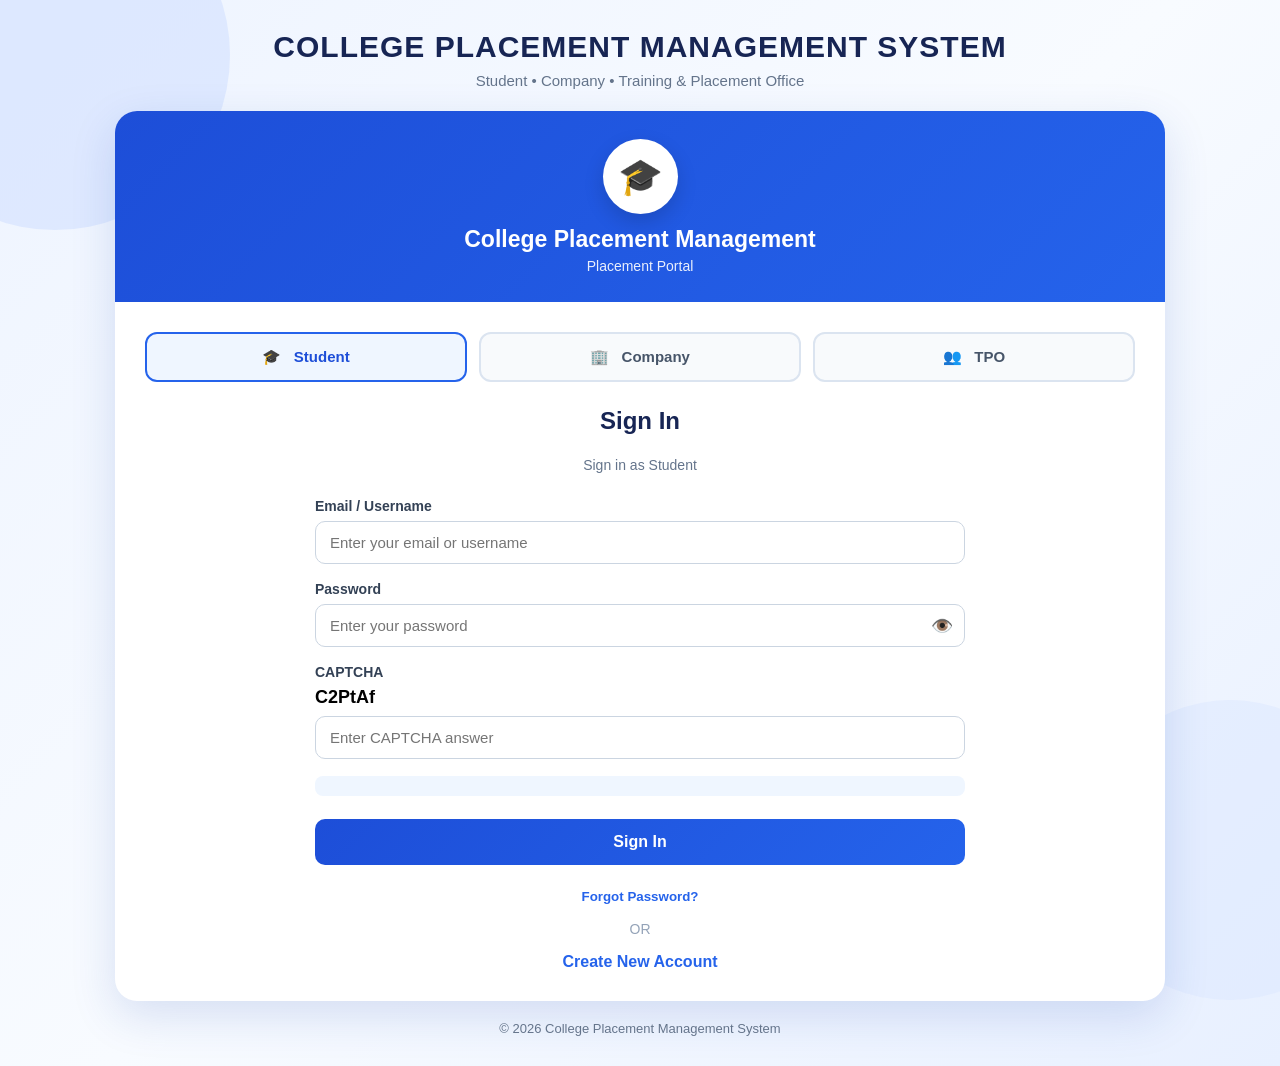
<file: frontend/index.html>
<!DOCTYPE html>
<html lang="en">
<head>
    <meta charset="UTF-8">
    <meta name="viewport" content="width=device-width, initial-scale=1.0">

    <title>College Placement Management System</title>

    <style>
        * {
            box-sizing: border-box;
            margin: 0;
            padding: 0;
        }

        body {
            font-family: Arial, Helvetica, sans-serif;
            min-height: 100vh;
            background:
                linear-gradient(135deg, #eef4ff 0%, #f8fbff 50%, #e8f0ff 100%);
            display: flex;
            justify-content: center;
            align-items: center;
            padding: 30px 15px;
        }

        body::before {
            content: "";
            position: fixed;
            width: 350px;
            height: 350px;
            background: #c7d9ff;
            border-radius: 50%;
            top: -120px;
            left: -120px;
            opacity: 0.45;
            z-index: -1;
        }

        body::after {
            content: "";
            position: fixed;
            width: 300px;
            height: 300px;
            background: #dce8ff;
            border-radius: 50%;
            bottom: -100px;
            right: -100px;
            opacity: 0.5;
            z-index: -1;
        }

        .main-container {
            width: 100%;
            max-width: 1050px;
        }

        /* ================= HEADER ================= */

        .page-header {
            text-align: center;
            margin-bottom: 22px;
        }

        .page-header h1 {
            font-size: 30px;
            font-weight: 800;
            color: #172554;
            text-transform: uppercase;
            letter-spacing: 1px;
        }

        .page-header p {
            margin-top: 8px;
            font-size: 15px;
            color: #64748b;
        }

        /* ================= CARD ================= */

        .login-card {
            width: 100%;
            background: white;
            border-radius: 22px;
            box-shadow: 0 15px 45px rgba(30, 64, 175, 0.15);
            overflow: hidden;
        }

        .card-top {
            background: linear-gradient(135deg, #1d4ed8, #2563eb);
            color: white;
            text-align: center;
            padding: 28px 20px;
        }

        .degree-logo {
            width: 75px;
            height: 75px;
            background: white;
            color: #1d4ed8;
            border-radius: 50%;
            display: flex;
            justify-content: center;
            align-items: center;
            margin: 0 auto 12px;
            font-size: 36px;
            box-shadow: 0 8px 20px rgba(0, 0, 0, 0.15);
        }

        .card-top h2 {
            font-size: 23px;
            margin-bottom: 5px;
        }

        .card-top p {
            font-size: 14px;
            opacity: 0.9;
        }

        .card-body {
            padding: 30px;
        }

        /* ================= ROLE ================= */

        .role-picker {
            display: grid;
            grid-template-columns: repeat(3, 1fr);
            gap: 12px;
            margin-bottom: 25px;
        }

        .role-tab {
            border: 2px solid #dbe4f0;
            background: #f8fafc;
            border-radius: 12px;
            padding: 14px 10px;
            cursor: pointer;
            font-size: 15px;
            font-weight: 700;
            color: #475569;
            transition: 0.2s;
        }

        .role-tab:hover {
            border-color: #2563eb;
            color: #2563eb;
        }

        .role-tab.active {
            background: #eff6ff;
            border-color: #2563eb;
            color: #1d4ed8;
        }

        /* ================= FORM ================= */

        .form-section {
            max-width: 650px;
            margin: auto;
        }

        .form-section h3 {
            text-align: center;
            color: #172554;
            font-size: 23px;
            margin-bottom: 5px;
        }

        .selected-role {
            text-align: center;
            color: #64748b;
            font-size: 14px;
            margin-bottom: 25px;
        }

        .form-group {
            margin-bottom: 17px;
        }

        .form-group label {
            display: block;
            margin-bottom: 7px;
            color: #334155;
            font-size: 14px;
            font-weight: 700;
        }

        .form-group input,
        .form-group select,
        .form-group textarea {
            width: 100%;
            border: 1px solid #cbd5e1;
            border-radius: 10px;
            padding: 12px 14px;
            font-size: 15px;
            outline: none;
            background: white;
            transition: 0.2s;
        }

        .form-group input:focus,
        .form-group select:focus,
        .form-group textarea:focus {
            border-color: #2563eb;
            box-shadow: 0 0 0 3px rgba(37, 99, 235, 0.1);
        }

        .form-group textarea {
            min-height: 100px;
            resize: vertical;
        }

        .form-row {
            display: grid;
            grid-template-columns: 1fr 1fr;
            gap: 15px;
        }

        /* ================= BUTTON ================= */

        .primary-button {
            width: 100%;
            border: none;
            background: linear-gradient(135deg, #1d4ed8, #2563eb);
            color: white;
            padding: 14px;
            border-radius: 10px;
            font-size: 16px;
            font-weight: 700;
            cursor: pointer;
            margin-top: 8px;
            transition: 0.2s;
        }

        .primary-button:hover {
            transform: translateY(-1px);
            box-shadow: 0 8px 18px rgba(37, 99, 235, 0.25);
        }

        .text-button {
            border: none;
            background: transparent;
            color: #2563eb;
            font-weight: 700;
            cursor: pointer;
            padding: 0;
        }

        .text-button:hover {
            text-decoration: underline;
        }

        /* ================= LOGIN ================= */

        .login-links {
            text-align: center;
            margin-top: 22px;
        }

        .login-links a,
        .switch-link {
            color: #2563eb;
            text-decoration: none;
            font-weight: 700;
            cursor: pointer;
        }

        .login-links a:hover,
        .switch-link:hover {
            text-decoration: underline;
        }

        .or {
            margin: 16px 0;
            color: #94a3b8;
            font-size: 14px;
        }

        .login-title {
            text-align: center;
            color: #172554;
            font-size: 24px;
            margin-bottom: 22px;
        }

        .password-box {
            position: relative;
        }

        .password-box input {
            padding-right: 50px;
        }

        #password-toggle {
            position: absolute;
            right: 12px;
            top: 50%;
            transform: translateY(-50%);
            border: none;
            background: transparent;
            cursor: pointer;
            font-size: 18px;
        }

        .error-text {
            color: #dc2626;
            font-size: 13px;
            margin-top: 5px;
        }

        /* ================= STATUS ================= */

        .form-status {
            padding: 10px 12px;
            border-radius: 8px;
            margin-bottom: 15px;
            font-size: 14px;
            display: none;
        }

        .form-status:not(:empty) {
            display: block;
            background: #eff6ff;
            color: #1e40af;
        }

        .form-status.success {
            background: #ecfdf5;
            color: #065f46;
        }

        .form-status.error {
            background: #fef2f2;
            color: #b91c1c;
        }

        /* ================= TPO ================= */

        .tpo-box {
            text-align: center;
            background: #f8fafc;
            border: 1px solid #dbe4f0;
            border-radius: 15px;
            padding: 35px 25px;
        }

        .tpo-icon {
            font-size: 50px;
            margin-bottom: 15px;
        }

        .tpo-box h3 {
            color: #172554;
            margin-bottom: 10px;
        }

        .tpo-box p {
            color: #64748b;
            line-height: 1.6;
        }

        /* ================= FOOTER ================= */

        .footer {
            text-align: center;
            margin-top: 20px;
            color: #64748b;
            font-size: 13px;
        }

        /* ================= HIDDEN ================= */

        [hidden] {
            display: none !important;
        }

        /* ================= MOBILE ================= */

        @media (max-width: 700px) {

            body {
                padding: 15px;
            }

            .page-header h1 {
                font-size: 22px;
            }

            .card-body {
                padding: 20px;
            }

            .role-picker {
                grid-template-columns: 1fr;
            }

            .form-row {
                grid-template-columns: 1fr;
                gap: 0;
            }
        }
    </style>
</head>

<body>

<div class="main-container">

    <!-- ================= PAGE HEADER ================= -->

    <div class="page-header">
        <h1>COLLEGE PLACEMENT MANAGEMENT SYSTEM</h1>
        <p>Student • Company • Training & Placement Office</p>
    </div>


    <!-- ================= MAIN CARD ================= -->

    <div class="login-card">

        <!-- BLUE HEADER -->

        <div class="card-top">

            <div class="degree-logo">
                🎓
            </div>

            <h2>College Placement Management</h2>

            <p>Placement Portal</p>

        </div>


        <div class="card-body">

            <!-- ================= ROLE SELECTION ================= -->

            <div class="role-picker">

                <button
                    type="button"
                    class="role-tab active"
                    data-role="STUDENT">
                    🎓 &nbsp; Student
                </button>

                <button
                    type="button"
                    class="role-tab"
                    data-role="COMPANY">
                    🏢 &nbsp; Company
                </button>

                <button
                    type="button"
                    class="role-tab"
                    data-role="TPO">
                    👥 &nbsp; TPO
                </button>

            </div>


            <!-- ================================================= -->
            <!-- ================= LOGIN SECTION ================== -->
            <!-- ================================================= -->

            <section id="login-panel">

                <div class="form-section">

                    <h2 class="login-title" id="login-heading">
                        Sign In
                    </h2>

                    <p
                        class="selected-role"
                        id="selected-role-label">
                        Sign in as Student
                    </p>


                    <form id="login-form">

                        <!-- EMAIL / USERNAME -->

                        <div class="form-group">

                            <label for="identifier">
                                Email / Username
                            </label>

                            <input
                                type="text"
                                id="identifier"
                                name="identifier"
                                placeholder="Enter your email or username"
                                autocomplete="username"
                                required>

                            <div
                                id="identifier-error"
                                class="error-text">
                            </div>

                        </div>


                        <!-- PASSWORD -->

                        <div class="form-group">

                            <label for="password">
                                Password
                            </label>

                            <div class="password-box">

                                <input
                                    type="password"
                                    id="password"
                                    name="password"
                                    placeholder="Enter your password"
                                    autocomplete="current-password"
                                    required>

                                <button
                                    type="button"
                                    id="password-toggle">
                                    👁️
                                </button>

                            </div>

                            <div
                                id="password-error"
                                class="error-text">
                            </div>

                        </div>
<!-- CAPTCHA -->
<div class="form-group">

    <label for="captchaInput">CAPTCHA</label>

    <div id="captchaQuestion"
         style="font-weight: bold; font-size: 18px; margin-bottom: 8px;">
    </div>

    <input
        type="text"
        id="captchaInput"
        placeholder="Enter CAPTCHA answer"
        autocomplete="off"
        required>

    <div id="captcha-error" class="error-text"></div>

</div>

                        <!-- STATUS -->

                        <div
                            id="form-status"
                            class="form-status">
                        </div>


                        <!-- LOGIN BUTTON -->

                        <button
                            type="submit"
                            id="login-button"
                            class="primary-button">
                            Sign In
                        </button>

                    </form>


                    <!-- FORGOT PASSWORD -->

                    <div class="login-links">

                        <button
                            type="button"
                            id="forgot-password"
                            class="text-button">
                            Forgot Password?
                        </button>

                        <div class="or">
                            OR
                        </div>

                        <a
                            href="#"
                            id="show-registration">
                            Create New Account
                        </a>

                    </div>

                </div>

            </section>
<!-- ================================================= -->
<!-- ============== FORGOT PASSWORD ================== -->
<!-- ================================================= -->

<section id="forgot-password-panel" hidden>

    <div class="form-section">

        <h3>Forgot Password</h3>

        <p class="selected-role">
            Enter your registered email address
        </p>

        <form id="forgot-password-form">

            <div class="form-group">

                <label for="forgot-email">
                    Email Address
                </label>

                <input
                    type="email"
                    id="forgot-email"
                    name="email"
                    placeholder="Enter your registered email"
                    required>

            </div>

            <div
                id="forgot-status"
                class="form-status">
            </div>

            <button
                type="submit"
                class="primary-button">
                Send Reset Link
            </button>

        </form>

        <div class="login-links">

            <a
                href="#"
                id="forgot-back-login">
                Back to Sign In
            </a>

        </div>

    </div>

</section>


            <!-- ================================================= -->
            <!-- ============ REGISTRATION SECTION =============== -->
            <!-- ================================================= -->

            <section
                id="registration-panel"
                hidden>

                <div class="form-section">

                    <!-- ================= STUDENT ================= -->

                    <form
                        id="registration-form"
                        hidden>

                        <h3>
                            Student Registration
                        </h3>

                        <p class="selected-role">
                            Create your student placement account
                        </p>


                        <!-- FIRST + LAST NAME -->

                        <div class="form-row">

                            <div class="form-group">

                                <label for="registration-first-name">
                                    First Name
                                </label>

                                <input
                                    type="text"
                                    id="registration-first-name"
                                    name="first_name"
                                    placeholder="Enter first name"
                                    required>

                            </div>


                            <div class="form-group">

                                <label for="registration-last-name">
                                    Last Name
                                </label>

                                <input
                                    type="text"
                                    id="registration-last-name"
                                    name="last_name"
                                    placeholder="Enter last name"
                                    required>

                            </div>

                        </div>


                        <!-- EMAIL -->

                        <div class="form-group">

                            <label for="registration-email">
                                Email
                            </label>

                            <input
                                type="email"
                                id="registration-email"
                                name="email"
                                placeholder="Enter your email"
                                required>

                        </div>

                        <div class="form-group">
                            <label for="registration-phone">Phone Number</label>
                            <input type="tel" id="registration-phone" name="phone_number" autocomplete="tel" placeholder="Enter your phone number">
                        </div>

                        <div class="form-group">
                            <label for="registration-student-id">Student ID</label>
                            <input type="text" id="registration-student-id" name="student_id" placeholder="Enter your register number" required>
                        </div>


                        <!-- PASSWORD -->

                        <div class="form-row">

                            <div class="form-group">

                                <label for="registration-password">
                                    Password
                                </label>

                                <input
                                    type="password"
                                    id="registration-password"
                                    name="password"
                                    placeholder="Create password"
                                    required>

                            </div>


                            <div class="form-group">

                                <label for="registration-password-confirm">
                                    Confirm Password
                                </label>

                                <input
                                    type="password"
                                    id="registration-password-confirm"
                                    name="password_confirm"
                                    placeholder="Confirm password"
                                    required>

                            </div>

                        </div>


                        <!-- DEPARTMENT -->

                        <div class="form-group">

                            <label for="registration-department">
                                Department
                            </label>

                            <input
                                type="text"
                                id="registration-department"
                                name="department"
                                placeholder="Example: Computer Science"
                                required>

                        </div>


                        <!-- COURSE -->

                        <div class="form-group">

                            <label for="registration-course">
                                Course
                            </label>

                            <input
                                type="text"
                                id="registration-course"
                                name="course"
                                placeholder="Example: B.Tech"
                                required>

                        </div>


                        <!-- YEAR + CGPA -->

                        <div class="form-row">

                            <div class="form-group">

                                <label for="registration-year">
                                    Year
                                </label>

                                <select
                                    id="registration-year"
                                    name="year"
                                    required>

                                    <option value="">
                                        Select Year
                                    </option>

                                    <option value="1">
                                        1st Year
                                    </option>

                                    <option value="2">
                                        2nd Year
                                    </option>

                                    <option value="3">
                                        3rd Year
                                    </option>

                                    <option value="4">
                                        4th Year
                                    </option>

                                </select>

                            </div>


                            <div class="form-group">

                                <label for="registration-cgpa">
                                    CGPA
                                </label>

                                <input
                                    type="number"
                                    id="registration-cgpa"
                                    name="cgpa"
                                    placeholder="Example: 8.5"
                                    min="0"
                                    max="10"
                                    step="0.01"
                                    required>

                            </div>

                        </div>


                        <!-- SKILLS -->

                        <div class="form-group">

                            <label for="registration-skills">
                                Skills
                            </label>

                            <textarea
                                id="registration-skills"
                                name="skills"
                                placeholder="Example: Python, Java, HTML, CSS, SQL"
                                required></textarea>

                        </div>


                        <!-- STATUS -->

                        <div
                            id="registration-status"
                            class="form-status">
                        </div>


                        <!-- REGISTER -->

                        <button
                            type="submit"
                            id="registration-button"
                            class="primary-button">
                            Create Student Account
                        </button>


                        <!-- BACK TO LOGIN -->

                        <div class="login-links">

                            <div class="or">
                                Already have an account?
                            </div>

                            <a
                                href="#"
                                id="show-login">
                                Sign In
                            </a>

                        </div>

                    </form>



                    <!-- ================================================= -->
                    <!-- ================= COMPANY ======================= -->
                    <!-- ================================================= -->

                    <form
                        id="company-registration-form"
                        hidden>

                        <h3>
                            Company Registration
                        </h3>

                        <p class="selected-role">
                            Create your company placement account
                        </p>


                        <!-- FIRST + LAST NAME -->

                        <div class="form-row">

                            <div class="form-group">

                                <label for="company-registration-first-name">
                                    First Name
                                </label>

                                <input
                                    type="text"
                                    id="company-registration-first-name"
                                    name="first_name"
                                    placeholder="Enter first name"
                                    required>

                            </div>


                            <div class="form-group">

                                <label for="company-registration-last-name">
                                    Last Name
                                </label>

                                <input
                                    type="text"
                                    id="company-registration-last-name"
                                    name="last_name"
                                    placeholder="Enter last name"
                                    required>

                            </div>

                        </div>


                        <!-- EMAIL -->

                        <div class="form-group">

                            <label for="company-registration-email">
                                Email
                            </label>

                            <input
                                type="email"
                                id="company-registration-email"
                                name="email"
                                placeholder="Enter your email"
                                required>

                        </div>


                        <!-- PASSWORD -->

                        <div class="form-row">

                            <div class="form-group">

                                <label for="company-registration-password">
                                    Password
                                </label>

                                <input
                                    type="password"
                                    id="company-registration-password"
                                    name="password"
                                    placeholder="Create password"
                                    required>

                            </div>


                            <div class="form-group">

                                <label for="company-registration-password-confirm">
                                    Confirm Password
                                </label>

                                <input
                                    type="password"
                                    id="company-registration-password-confirm"
                                    name="password_confirm"
                                    placeholder="Confirm password"
                                    required>

                            </div>

                        </div>


                        <!-- COMPANY NAME -->

                        <div class="form-group">

                            <label for="company-registration-name">
                                Company Name
                            </label>

                            <input
                                type="text"
                                id="company-registration-name"
                                name="company_name"
                                placeholder="Enter company name"
                                required>

                        </div>


                        <!-- COMPANY DESCRIPTION -->

                        <div class="form-group">

                            <label for="company-registration-description">
                                Company Description
                            </label>

                            <textarea
                                id="company-registration-description"
                                name="company_description"
                                placeholder="Describe your company"
                                required></textarea>

                        </div>


                        <!-- INDUSTRY -->

                        <div class="form-group">

                            <label for="company-registration-industry">
                                Industry
                            </label>

                            <input
                                type="text"
                                id="company-registration-industry"
                                name="industry"
                                placeholder="Example: Information Technology"
                                required>

                        </div>


                        <!-- LOCATION -->

                        <div class="form-group">

                            <label for="company-registration-location">
                                Location
                            </label>

                            <input
                                type="text"
                                id="company-registration-location"
                                name="location"
                                placeholder="Company location"
                                required>

                        </div>


                        <!-- CONTACT EMAIL -->

                        <div class="form-group">

                            <label for="company-registration-contact-email">
                                Contact Email
                            </label>

                            <input
                                type="email"
                                id="company-registration-contact-email"
                                name="contact_email"
                                placeholder="Company contact email"
                                required>

                        </div>


                        <!-- CONTACT PHONE -->

                        <div class="form-group">

                            <label for="company-registration-contact-phone">
                                Contact Phone
                            </label>

                            <input
                                type="tel"
                                id="company-registration-contact-phone"
                                name="contact_phone"
                                placeholder="Company contact phone"
                                required>

                        </div>


                        <!-- COMPANY SIZE -->

                        <div class="form-group">

                            <label for="company-registration-size">
                                Company Size
                            </label>

                            <select
                                id="company-registration-size"
                                name="company_size"
                                required>

                                <option value="">
                                    Select Company Size
                                </option>

                                <option value="1-10">
                                    1 - 10 Employees
                                </option>

                                <option value="11-50">
                                    11 - 50 Employees
                                </option>

                                <option value="51-200">
                                    51 - 200 Employees
                                </option>

                                <option value="201-500">
                                    201 - 500 Employees
                                </option>

                                <option value="501-1000">
                                    501 - 1000 Employees
                                </option>

                                <option value="1001+">
                                    1001+ Employees
                                </option>

                            </select>

                        </div>


                        <!-- STATUS -->

                        <div
                            id="company-registration-status"
                            class="form-status">
                        </div>


                        <!-- REGISTER -->

                        <button
                            type="submit"
                            id="company-registration-button"
                            class="primary-button">
                            Create Company Account
                        </button>


                        <!-- BACK TO LOGIN -->

                        <div class="login-links">

                            <div class="or">
                                Already have an account?
                            </div>

                            <a
                                href="#"
                                class="company-show-login">
                                Sign In
                            </a>

                        </div>

                    </form>



                    <!-- ================================================= -->
                    <!-- ==================== TPO ======================== -->
                    <!-- ================================================= -->

                    <form id="tpo-registration-form" hidden>
                        <h3>TPO Registration</h3>
                        <p class="selected-role">Create your Training &amp; Placement Office account</p>

                        <div class="form-row">
                            <div class="form-group">
                                <label for="tpo-registration-first-name">First Name</label>
                                <input type="text" id="tpo-registration-first-name" name="first_name" autocomplete="given-name" required>
                            </div>
                            <div class="form-group">
                                <label for="tpo-registration-last-name">Last Name</label>
                                <input type="text" id="tpo-registration-last-name" name="last_name" autocomplete="family-name" required>
                            </div>
                        </div>

                        <div class="form-group">
                            <label for="tpo-registration-email">Email</label>
                            <input type="email" id="tpo-registration-email" name="email" autocomplete="email" required>
                        </div>

                        <div class="form-row">
                            <div class="form-group">
                                <label for="tpo-registration-password">Password</label>
                                <input type="password" id="tpo-registration-password" name="password" autocomplete="new-password" required>
                            </div>
                            <div class="form-group">
                                <label for="tpo-registration-password-confirm">Confirm Password</label>
                                <input type="password" id="tpo-registration-password-confirm" name="password_confirm" autocomplete="new-password" required>
                            </div>
                        </div>

                        <div id="tpo-registration-status" class="form-status" role="status" aria-live="polite"></div>

                        <button type="submit" class="primary-button">Create TPO Account</button>

                        <div class="login-links">
                            <a href="#" class="tpo-show-login">Back to Sign In</a>
                        </div>
                    </form>

                </div>

            </section>

        </div>

    </div>


    <!-- ================= FOOTER ================= -->

    <div class="footer">
        © 2026 College Placement Management System
    </div>

</div>


<!-- IMPORTANT:
     Keep your existing JavaScript file.
     Do NOT delete js/script.js.
-->

<script src="js/script.js"></script>

<script>
let captchaCode = "";

function generateCaptcha() {

    const characters =
        "ABCDEFGHIJKLMNOPQRSTUVWXYZabcdefghijklmnopqrstuvwxyz0123456789";

    captchaCode = "";

    for (let i = 0; i < 6; i++) {
        captchaCode += characters.charAt(
            Math.floor(Math.random() * characters.length)
        );
    }

    document.getElementById("captchaQuestion").textContent =
        captchaCode;

    document.getElementById("captchaInput").value = "";
}

generateCaptcha();
</script>

</body>
</html>
</file>
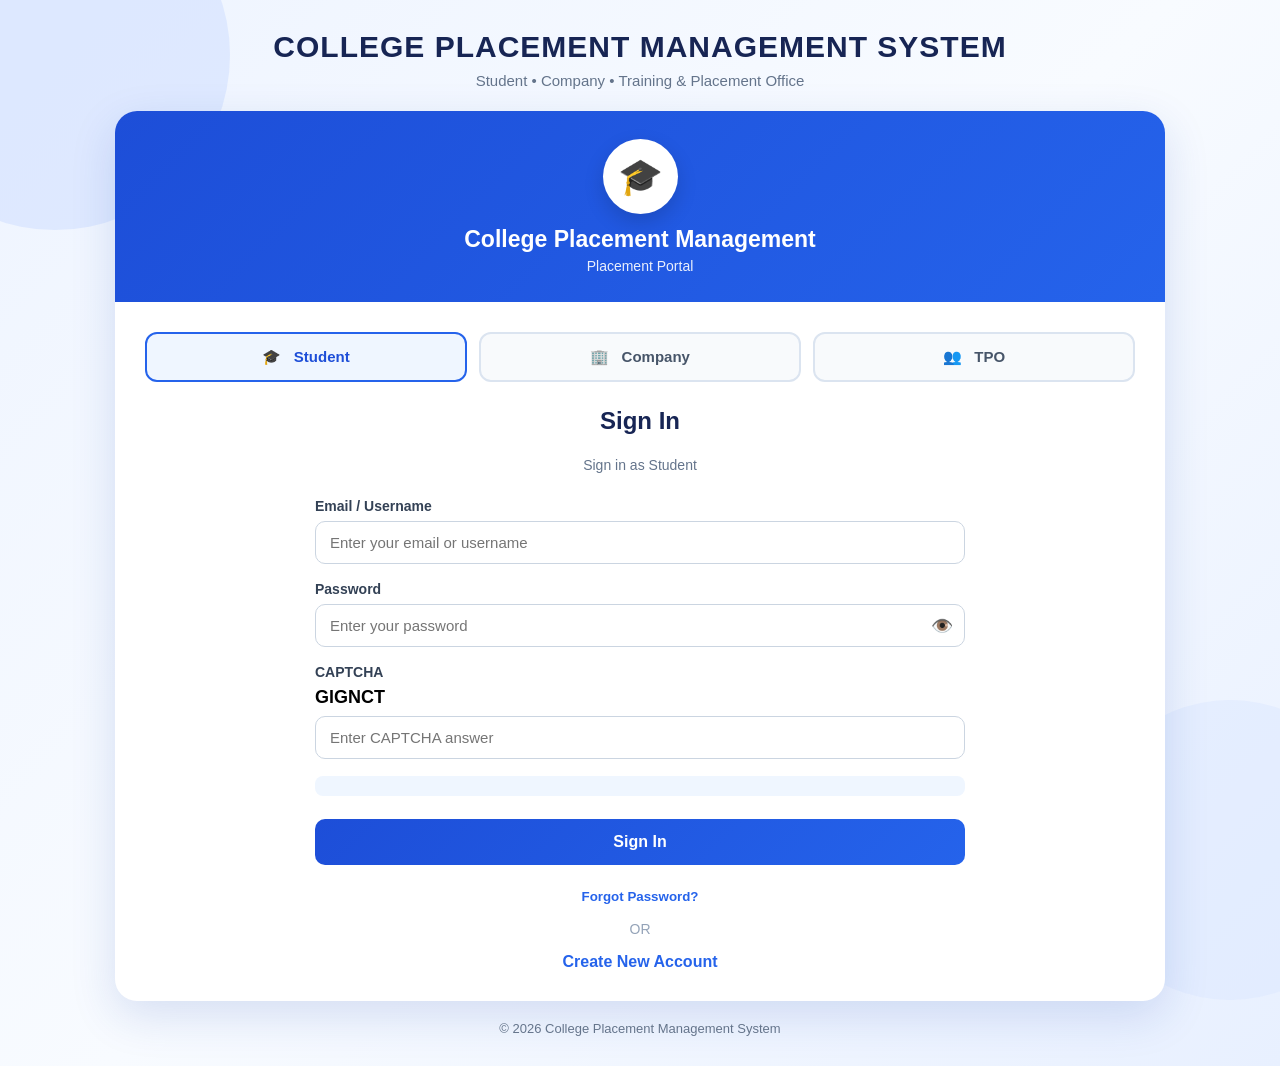
<file: frontend/company-dashboard.html>
<!DOCTYPE html>
<html lang="en">
<head>
    <meta charset="UTF-8">
    <meta name="viewport" content="width=device-width, initial-scale=1.0">
    <meta name="description" content="Company dashboard for the College Placement Management System">
    <title>Company Dashboard | College Placement Management System</title>
    <link rel="preconnect" href="https://fonts.googleapis.com">
    <link rel="preconnect" href="https://fonts.gstatic.com" crossorigin>
    <link href="https://fonts.googleapis.com/css2?family=DM+Sans:wght@400;500;600;700&family=Manrope:wght@700;800&display=swap" rel="stylesheet">
    <link rel="stylesheet" href="css/style.css">
</head>
<body class="company-dashboard-body">
    <div class="app-shell">
        <aside class="sidebar company-sidebar" id="company-sidebar">
            <div class="brand-box">
                <div class="brand-mark company-brand-mark">CP</div>
                <div class="brand-copy">
                    <span>College Placement</span>
                    <small>Management</small>
                </div>
            </div>

            <nav class="side-nav" aria-label="Company navigation">
                <button class="nav-item is-active" type="button" data-company-section="overview">
                    <span class="nav-icon">▣</span>
                    <span>Dashboard</span>
                </button>
                <button class="nav-item" type="button" data-company-section="company-profile-section">
                    <span class="nav-icon">◉</span>
                    <span>Company Profile</span>
                </button>
                <button class="nav-item" type="button" data-company-section="post-job-section">
                    <span class="nav-icon">＋</span>
                    <span>Post Job</span>
                </button>
                <button class="nav-item" type="button" data-company-section="my-jobs-section">
                    <span class="nav-icon">▤</span>
                    <span>My Jobs</span>
                </button>
                <button class="nav-item" type="button" data-company-section="applicants-section">
                    <span class="nav-icon">◌</span>
                    <span>Applicants</span>
                </button>
                <button class="nav-item" type="button" data-company-section="shortlisted-section">
                    <span class="nav-icon">★</span>
                    <span>Shortlisted Students</span>
                </button>
                <button class="nav-item" type="button" data-company-section="selected-section">
                    <span class="nav-icon">✓</span>
                    <span>Offers</span>
                </button>
                <button class="nav-item" type="button" data-company-section="interviews-section">
                    <span class="nav-icon">📅</span>
                    <span>Interviews</span>
                </button>
                <button class="nav-item" type="button" data-company-section="notifications-section">
                    <span class="nav-icon">!</span>
                    <span>Notifications</span>
                </button>
                <button class="nav-item" type="button" data-company-section="company-profile-section">
                    <span class="nav-icon">⚙</span>
                    <span>Settings</span>
                </button>
            </nav>

            <button class="sidebar-logout" type="button" data-action="logout">Logout</button>
        </aside>

        <div class="content-area company-content-area">
            <header class="topbar company-topbar">
                <button class="mobile-menu-toggle" type="button" aria-label="Open menu" aria-expanded="false">
                    <span></span>
                    <span></span>
                    <span></span>
                </button>

                <div>
                    <p class="topbar-label">Recruitment portal</p>
                    <h1>Company Dashboard</h1>
                </div>

                <div class="topbar-actions">
                    <button class="notification-button" type="button" data-company-section="notifications-section" aria-label="Notifications">
                        🔔
                        <span class="notification-badge" id="company-notification-badge" hidden></span>
                    </button>

                    <div class="user-pill company-user-pill">
                        <div class="user-avatar company-avatar" id="company-avatar">--</div>
                        <div class="user-meta">
                            <strong id="company-name-display">Loading company details...</strong>
                            <span>Recruitment Team</span>
                        </div>
                    </div>
                </div>
            </header>

            <main class="dashboard-main company-dashboard-main">
                <section class="stats-grid company-stats-grid" id="overview">
                    <article class="stat-card">
                        <div class="stat-card-header">
                            <span class="stat-label">Active Jobs</span>
                            <span class="stat-icon blue">📄</span>
                        </div>
                        <strong class="stat-value" id="stat-active-jobs">Loading...</strong>
                        <small class="stat-meta">Open positions</small>
                    </article>

                    <article class="stat-card">
                        <div class="stat-card-header">
                            <span class="stat-label">Total Applicants</span>
                            <span class="stat-icon green">👥</span>
                        </div>
                        <strong class="stat-value" id="stat-total-applicants">Loading...</strong>
                        <small class="stat-meta">Applications received</small>
                    </article>

                    <article class="stat-card">
                        <div class="stat-card-header">
                            <span class="stat-label">Shortlisted</span>
                            <span class="stat-icon orange">★</span>
                        </div>
                        <strong class="stat-value" id="stat-shortlisted-count">Loading...</strong>
                        <small class="stat-meta">Selected for review</small>
                    </article>

                    <article class="stat-card">
                        <div class="stat-card-header">
                            <span class="stat-label">Interviews</span>
                            <span class="stat-icon purple">📅</span>
                        </div>
                        <strong class="stat-value" id="stat-interview-count">Loading...</strong>
                        <small class="stat-meta">Upcoming rounds</small>
                    </article>

                    <article class="stat-card placement-card">
                        <div class="stat-card-header">
                            <span class="stat-label">Selected Students</span>
                            <span class="stat-icon coral">✓</span>
                        </div>
                        <strong class="stat-value" id="stat-selected-count">Loading...</strong>
                        <small class="stat-meta">Final offers in progress</small>
                    </article>
                </section>

                <section class="panel" id="company-profile-section">
                    <div class="panel-header">
                        <div>
                            <p class="section-kicker">Company account</p>
                            <h2>Company Profile</h2>
                        </div>
                    </div>
                    <p class="form-status" id="company-profile-load-status" role="status" aria-live="polite">Loading company details...</p>
                    <p class="profile-label">Verification status: <strong id="company-verification-status">Loading...</strong></p>
                    <p class="form-status" id="company-verification-remarks"></p>
                    <form class="job-form" id="company-profile-form">
                        <div class="form-grid">
                            <div class="form-field"><label for="company-profile-name">Company name</label><input id="company-profile-name" name="company_name" type="text" required></div>
                            <div class="form-field"><label for="company-profile-industry">Industry</label><input id="company-profile-industry" name="industry" type="text" required></div>
                            <div class="form-field"><label for="company-profile-location">Location</label><input id="company-profile-location" name="location" type="text" required></div>
                            <div class="form-field"><label for="company-profile-email">Contact email</label><input id="company-profile-email" name="contact_email" type="email" required></div>
                            <div class="form-field"><label for="company-profile-phone">Contact phone</label><input id="company-profile-phone" name="contact_phone" type="tel"></div>
                            <div class="form-field"><label for="company-profile-size">Company size</label><input id="company-profile-size" name="company_size" type="text"></div>
                            <div class="form-field form-field-full"><label for="company-profile-description">Description</label><textarea id="company-profile-description" name="company_description" rows="3"></textarea></div>
                            <div class="form-field form-field-full"><label for="company-profile-website">Website</label><input id="company-profile-website" name="website" type="url"></div>
                        </div>
                        <div class="form-actions"><button class="primary-button" id="company-profile-save" type="submit">Save Profile</button></div>
                    </form>
                </section>

                <section class="panel" id="post-job-section">
                    <div class="panel-header">
                        <div>
                            <p class="section-kicker">Recruitment</p>
                            <h2>Post Job</h2>
                        </div>
                    </div>

                    <form class="job-form" id="job-form">
                        <div class="form-grid">
                            <div class="form-field">
                                <label for="job-title">Job title</label>
                                <input id="job-title" name="jobTitle" type="text" placeholder="e.g. Software Engineer" required>
                            </div>
                            <div class="form-field">
                                <label for="job-location">Location</label>
                                <input id="job-location" name="jobLocation" type="text" placeholder="e.g. Bengaluru" required>
                            </div>
                            <div class="form-field">
                                <label for="job-package">Salary / Package</label>
                                <input id="job-package" name="jobPackage" type="number" min="0" step="0.01" placeholder="e.g. 1200000" required>
                            </div>
                            <div class="form-field">
                                <label for="employment-type">Employment Type</label>
                                <select id="employment-type" name="employmentType">
                                    <option value="FULL_TIME">Full Time</option>
                                    <option value="INTERNSHIP">Internship</option>
                                    <option value="PART_TIME">Part Time</option>
                                </select>
                            </div>
                            <div class="form-field">
                                <label for="job-status">Job status</label>
                                <select id="job-status" name="jobStatus">
                                    <option value="PENDING_TPO_APPROVAL">Pending TPO Approval</option>
                                    <option value="DRAFT">Draft</option>
                                </select>
                            </div>
                            <div class="form-field form-field-full">
                                <label for="job-description">Job description</label>
                                <textarea id="job-description" name="jobDescription" rows="4" placeholder="Describe the role, responsibilities, and expectations." required></textarea>
                            </div>
                            <div class="form-field">
                                <label for="min-cgpa">Minimum CGPA</label>
                                <input id="min-cgpa" name="minCgpa" type="number" min="0" max="10" step="0.1" required>
                            </div>
                            <div class="form-field">
                                <label for="eligible-departments">Eligible departments</label>
                                <input id="eligible-departments" name="eligibleDepartments" type="text" placeholder="CSE, ECE, IT" required>
                            </div>
                            <div class="form-field">
                                <label for="eligible-courses">Eligible courses</label>
                                <input id="eligible-courses" name="eligibleCourses" type="text" placeholder="B.Tech, MCA">
                            </div>
                            <div class="form-field">
                                <label for="application-deadline">Application deadline</label>
                                <input id="application-deadline" name="applicationDeadline" type="date" required>
                            </div>
                        </div>

                        <div class="form-actions">
                            <button class="secondary-button" type="reset">Clear</button>
                            <button class="primary-button" id="job-submit-button" type="submit">Create Job</button>
                        </div>
                        <p class="form-status" id="job-form-status" role="status" aria-live="polite"></p>
                    </form>
                </section>

                <section class="panel" id="my-jobs-section">
                    <div class="panel-header">
                        <div>
                            <p class="section-kicker">Operations</p>
                            <h2>My Jobs</h2>
                        </div>
                    </div>

                    <div class="jobs-list" id="company-jobs-list"><p class="loading-state">Loading company jobs...</p></div>
                </section>

                <section class="panel" id="applicants-section">
                    <div class="panel-header">
                        <div>
                            <p class="section-kicker">Talent</p>
                            <h2>Applicants</h2>
                        </div>
                    </div>

                    <div class="table-wrap">
                        <table>
                            <thead>
                                <tr>
                                    <th>Student</th>
                                    <th>Email</th>
                                    <th>Department</th>
                                    <th>Course</th>
                                    <th>Year</th>
                                    <th>CGPA</th>
                                    <th>Skills</th>
                                    <th>Applied Job</th>
                                    <th>Applied</th>
                                    <th>Resume</th>
                                    <th>Status</th>
                                    <th>Actions</th>
                                </tr>
                            </thead>
                            <tbody id="applicants-table-body"></tbody>
                        </table>
                    </div>
                </section>

                <section class="panel" id="shortlisted-section">
                    <div class="panel-header">
                        <div>
                            <p class="section-kicker">Review</p>
                            <h2>Shortlisted Students</h2>
                        </div>
                    </div>

                    <div class="shortlisted-list" id="shortlisted-list"></div>
                </section>

                <section class="panel" id="interviews-section">
                    <div class="panel-header">
                        <div>
                            <p class="section-kicker">Schedule</p>
                            <h2>Interviews</h2>
                        </div>
                    </div>

                    <div class="interview-list company-interview-list" id="company-interview-list"></div>
                </section>

                <section class="panel" id="selected-section">
                    <div class="panel-header">
                        <div>
                            <p class="section-kicker">Offers</p>
                            <h2>Selected Students</h2>
                        </div>
                    </div>

                    <div class="selected-list" id="selected-list"></div>
                </section>

                <section class="panel" id="notifications-section">
                    <div class="panel-header">
                        <div>
                            <p class="section-kicker">Updates</p>
                            <h2>Notifications</h2>
                        </div>
                    </div>
                    <div class="notification-list" id="company-notifications-list"></div>
                </section>
            </main>
        </div>
    </div>

    <div class="modal-backdrop" id="company-schedule-modal" aria-hidden="true">
        <div class="job-modal company-modal" role="dialog" aria-modal="true" aria-labelledby="schedule-modal-title">
            <button class="modal-close" type="button" id="schedule-modal-close" aria-label="Close schedule form">×</button>
            <div class="modal-body">
                <p class="section-kicker">Interview</p>
                <h3 id="schedule-modal-title">Schedule Interview</h3>
                <form id="schedule-interview-form" class="schedule-form">
                    <div class="form-field">
                        <label for="interview-round">Round</label>
                        <input id="interview-round" name="round" type="number" min="1" value="1" required>
                    </div>
                    <div class="form-field">
                        <label for="interview-date">Interview date</label>
                        <input id="interview-date" name="interviewDate" type="date" required>
                    </div>
                    <div class="form-field">
                        <label for="interview-time">Time</label>
                        <input id="interview-time" name="interviewTime" type="time" required>
                    </div>
                    <div class="form-field">
                        <label for="interview-type">Interview type</label>
                        <select id="interview-type" name="interviewType">
                            <option value="ONLINE">Online</option>
                            <option value="OFFLINE">Offline</option>
                        </select>
                    </div>
                    <div class="form-field">
                        <label for="interview-link">Meeting link</label>
                        <input id="interview-link" name="meetingLink" type="url" placeholder="Required for online interviews">
                    </div>
                    <div class="form-field">
                        <label for="interview-venue">Venue</label>
                        <input id="interview-venue" name="venue" type="text" placeholder="Required for offline interviews">
                    </div>
                    <div class="form-field">
                        <label for="interviewer-name">Interviewer</label>
                        <input id="interviewer-name" name="interviewer" type="text">
                    </div>
                    <div class="form-actions modal-form-actions">
                        <button class="secondary-button" type="button" id="schedule-modal-cancel">Cancel</button>
                        <button class="primary-button" type="submit">Save Interview</button>
                    </div>
                </form>
            </div>
        </div>
    </div>

    <div class="modal-backdrop" id="company-offer-modal" aria-hidden="true">
        <div class="job-modal company-modal" role="dialog" aria-modal="true" aria-labelledby="company-offer-title">
            <button class="modal-close" type="button" id="company-offer-close" aria-label="Close offer form">×</button>
            <div class="modal-body">
                <p class="section-kicker">Offer</p>
                <h3 id="company-offer-title">Issue Job Offer</h3>
                <form id="company-offer-form" class="schedule-form">
                    <div class="form-field">
                        <label for="offer-letter-number">Offer letter number</label>
                        <input id="offer-letter-number" name="offer_letter_number" type="text" required>
                    </div>
                    <div class="form-field">
                        <label for="offer-ctc">CTC</label>
                        <input id="offer-ctc" name="ctc" type="number" min="0.01" step="0.01" required>
                    </div>
                    <div class="form-field">
                        <label for="offer-joining-date">Joining date</label>
                        <input id="offer-joining-date" name="joining_date" type="date" required>
                    </div>
                    <div class="form-field">
                        <label for="offer-details">Offer details</label>
                        <textarea id="offer-details" name="offer_details" rows="3"></textarea>
                    </div>
                    <div class="form-actions modal-form-actions">
                        <button class="secondary-button" type="button" id="company-offer-cancel">Cancel</button>
                        <button class="primary-button" type="submit">Issue Offer</button>
                    </div>
                </form>
            </div>
        </div>
    </div>

    <div class="toast" id="toast" role="status" aria-live="polite"></div>

    <script src="js/script.js"></script>
</body>
</html>

<input id="interview-venue"
</file>
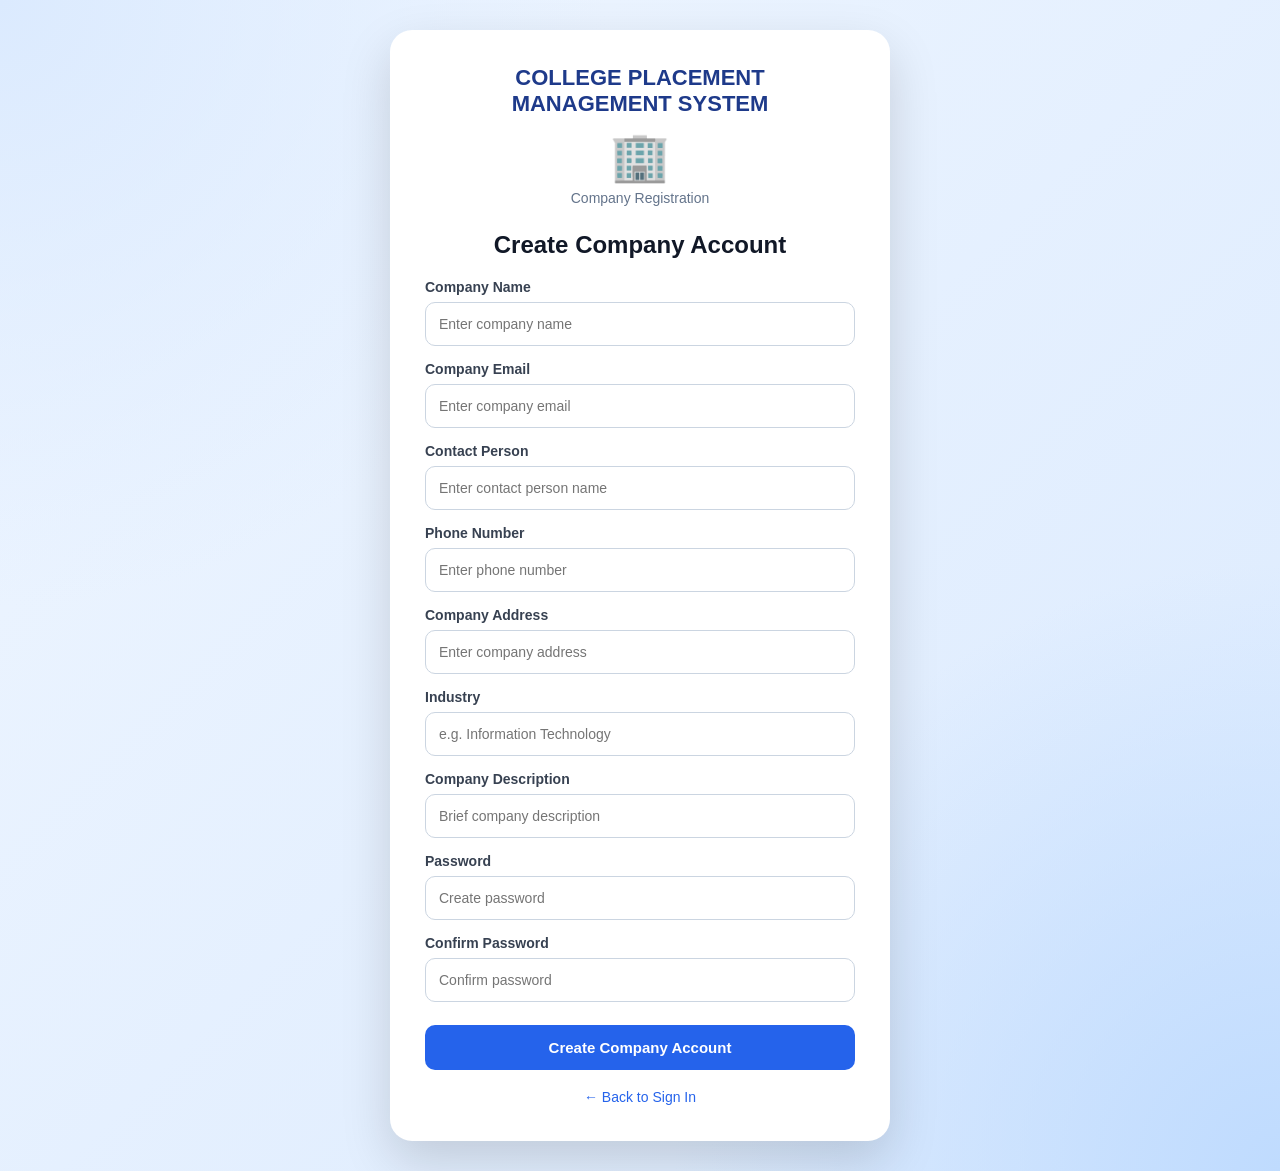
<file: frontend/company-register.html>
<!DOCTYPE html>
<html lang="en">

<head>
    <meta charset="UTF-8">
    <meta name="viewport" content="width=device-width, initial-scale=1.0">

    <title>Company Registration - College Placement Management System</title>

    <style>

        * {
            margin: 0;
            padding: 0;
            box-sizing: border-box;
            font-family: Arial, Helvetica, sans-serif;
        }

        body {
            min-height: 100vh;

            display: flex;
            justify-content: center;
            align-items: center;

            background:
                radial-gradient(circle at top left, #dbeafe, transparent 35%),
                radial-gradient(circle at bottom right, #bfdbfe, transparent 35%),
                linear-gradient(135deg, #eff6ff, #dbeafe);

            padding: 30px;
        }

        .container {
            width: 500px;
            max-width: 100%;

            background: white;

            padding: 35px;

            border-radius: 22px;

            box-shadow:
                0 20px 50px rgba(0, 0, 0, 0.15);
        }

        .header {
            text-align: center;

            margin-bottom: 25px;
        }

        .header h1 {
            font-size: 22px;

            color: #1e3a8a;

            text-transform: uppercase;
        }

        .icon {
            font-size: 48px;

            margin: 12px 0 5px;
        }

        .subtitle {
            color: #64748b;

            font-size: 14px;
        }

        h2 {
            text-align: center;

            color: #111827;

            margin-bottom: 20px;

            font-size: 24px;
        }

        .form-group {
            margin-bottom: 15px;
        }

        label {
            display: block;

            margin-bottom: 7px;

            color: #374151;

            font-size: 14px;

            font-weight: 600;
        }

        input {
            width: 100%;

            padding: 13px;

            border: 1px solid #cbd5e1;

            border-radius: 10px;

            outline: none;

            font-size: 14px;
        }

        input:focus {
            border-color: #2563eb;

            box-shadow:
                0 0 0 3px rgba(37, 99, 235, 0.10);
        }

        .register-btn {
            width: 100%;

            margin-top: 8px;

            padding: 14px;

            border: none;

            border-radius: 10px;

            background: #2563eb;

            color: white;

            font-size: 15px;

            font-weight: bold;

            cursor: pointer;
        }

        .register-btn:hover {
            background: #1d4ed8;
        }

        .form-status {
            margin-top: 12px;
            color: #374151;
            font-size: 13px;
            line-height: 1.5;
        }

        .form-status.is-error { color: #b91c1c; }
        .form-status.is-success { color: #087452; }

        .back {
            text-align: center;

            margin-top: 18px;
        }

        .back a {
            color: #2563eb;

            text-decoration: none;

            font-size: 14px;

            cursor: pointer;
        }

        .back a:hover {
            text-decoration: underline;
        }

    </style>
</head>

<body>

    <div class="container">

        <!-- Header -->

        <div class="header">

            <h1>
                COLLEGE PLACEMENT<br>
                MANAGEMENT SYSTEM
            </h1>

            <div class="icon">
                🏢
            </div>

            <div class="subtitle">
                Company Registration
            </div>

        </div>


        <h2>
            Create Company Account
        </h2>


        <!-- Registration Form -->

        <form id="companyForm">

            <div class="form-group">

                <label>
                    Company Name
                </label>

                <input
                    type="text"
                    id="companyName"
                    name="company_name"
                    placeholder="Enter company name"
                    required
                >

            </div>


            <div class="form-group">

                <label>
                    Company Email
                </label>

                <input
                    type="email"
                    id="companyEmail"
                    name="email"
                    placeholder="Enter company email"
                    required
                >

            </div>


            <div class="form-group">

                <label>
                    Contact Person
                </label>

                <input
                    type="text"
                    id="contactPerson"
                    name="contact_person"
                    placeholder="Enter contact person name"
                    required
                >

            </div>


            <div class="form-group">

                <label>
                    Phone Number
                </label>

                <input
                    type="tel"
                    id="phone"
                    name="contact_phone"
                    placeholder="Enter phone number"
                    required
                >

            </div>


            <div class="form-group">

                <label>
                    Company Address
                </label>

                <input
                    type="text"
                    id="address"
                    name="location"
                    placeholder="Enter company address"
                    required
                >

            </div>

            <div class="form-group">
                <label>Industry</label>
                <input type="text" id="industry" name="industry" placeholder="e.g. Information Technology" required>
            </div>

            <div class="form-group">
                <label>Company Description</label>
                <input type="text" id="companyDescription" name="company_description" placeholder="Brief company description">
            </div>


            <div class="form-group">

                <label>
                    Password
                </label>

                <input
                    type="password"
                    id="password"
                    name="password"
                    placeholder="Create password"
                    required
                >

            </div>


            <div class="form-group">

                <label>
                    Confirm Password
                </label>

                <input
                    type="password"
                    id="confirmPassword"
                    name="password_confirm"
                    placeholder="Confirm password"
                    required
                >

            </div>


            <p class="form-status" id="company-registration-page-status" role="status" aria-live="polite"></p>

            <button
                type="submit"
                class="register-btn">

                Create Company Account

            </button>

        </form>


        <!-- Back to Login -->

        <div class="back">

            <a href="index.html">
                ← Back to Sign In
            </a>

        </div>

    </div>


    <script src="js/script.js"></script>

</body>

</html>
</file>
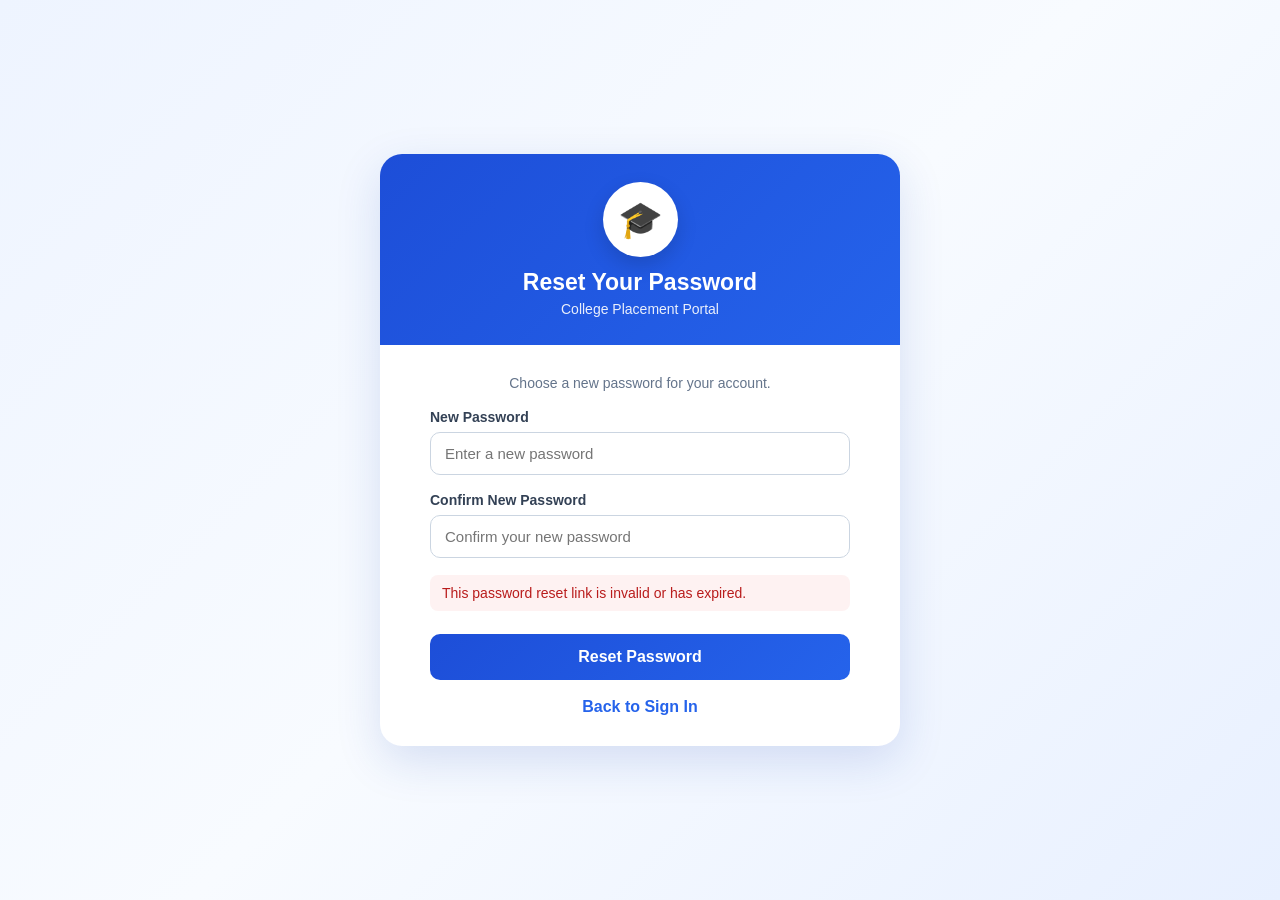
<file: frontend/reset-password.html>
<!DOCTYPE html>
<html lang="en">
<head>
    <meta charset="UTF-8" />
    <meta name="viewport" content="width=device-width, initial-scale=1.0" />
    <title>Reset Password</title>
    <style>
        * {
            box-sizing: border-box;
            margin: 0;
            padding: 0;
        }

        body {
            font-family: Arial, Helvetica, sans-serif;
            min-height: 100vh;
            background: linear-gradient(135deg, #eef4ff 0%, #f8fbff 50%, #e8f0ff 100%);
            display: flex;
            justify-content: center;
            align-items: center;
            padding: 30px 15px;
        }

        .reset-card {
            width: 100%;
            max-width: 520px;
            background: white;
            border-radius: 22px;
            box-shadow: 0 15px 45px rgba(30, 64, 175, 0.15);
            overflow: hidden;
        }

        .card-top {
            background: linear-gradient(135deg, #1d4ed8, #2563eb);
            color: white;
            text-align: center;
            padding: 28px 20px;
        }

        .degree-logo {
            width: 75px;
            height: 75px;
            background: white;
            color: #1d4ed8;
            border-radius: 50%;
            display: flex;
            justify-content: center;
            align-items: center;
            margin: 0 auto 12px;
            font-size: 36px;
            box-shadow: 0 8px 20px rgba(0, 0, 0, 0.15);
        }

        .card-top h2 {
            font-size: 23px;
            margin-bottom: 5px;
        }

        .card-top p {
            font-size: 14px;
            opacity: 0.9;
        }

        .card-body {
            padding: 30px;
        }

        .form-section {
            max-width: 420px;
            margin: auto;
        }

        .form-group {
            margin-bottom: 17px;
        }

        .form-group label {
            display: block;
            margin-bottom: 7px;
            color: #334155;
            font-size: 14px;
            font-weight: 700;
        }

        .form-group input {
            width: 100%;
            border: 1px solid #cbd5e1;
            border-radius: 10px;
            padding: 12px 14px;
            font-size: 15px;
            outline: none;
            background: white;
            transition: 0.2s;
        }

        .form-group input:focus {
            border-color: #2563eb;
            box-shadow: 0 0 0 3px rgba(37, 99, 235, 0.1);
        }

        .primary-button {
            width: 100%;
            border: none;
            background: linear-gradient(135deg, #1d4ed8, #2563eb);
            color: white;
            padding: 14px;
            border-radius: 10px;
            font-size: 16px;
            font-weight: 700;
            cursor: pointer;
            margin-top: 8px;
            transition: 0.2s;
        }

        .primary-button:hover {
            transform: translateY(-1px);
            box-shadow: 0 8px 18px rgba(37, 99, 235, 0.25);
        }

        .form-status {
            padding: 10px 12px;
            border-radius: 8px;
            margin-bottom: 15px;
            font-size: 14px;
            display: none;
        }

        .form-status.success {
            display: block;
            background: #ecfdf5;
            color: #065f46;
        }

        .form-status.error {
            display: block;
            background: #fef2f2;
            color: #b91c1c;
        }

        .login-links {
            text-align: center;
            margin-top: 18px;
        }

        .login-links a {
            color: #2563eb;
            text-decoration: none;
            font-weight: 700;
        }

        .login-links a:hover {
            text-decoration: underline;
        }

        .helper-text {
            color: #64748b;
            font-size: 14px;
            text-align: center;
            margin-bottom: 18px;
        }

        @media (max-width: 600px) {
            body {
                padding: 15px;
            }

            .card-body {
                padding: 20px;
            }
        }
    </style>
</head>
<body>
    <div class="reset-card">
        <div class="card-top">
            <div class="degree-logo">🎓</div>
            <h2>Reset Your Password</h2>
            <p>College Placement Portal</p>
        </div>

        <div class="card-body">
            <div class="form-section">
                <p class="helper-text">Choose a new password for your account.</p>

                <form id="reset-password-form">
                    <input type="hidden" id="reset-email" name="email" />

                    <div class="form-group">
                        <label for="reset-password">New Password</label>
                        <input type="password" id="reset-password" name="password" placeholder="Enter a new password" required />
                    </div>

                    <div class="form-group">
                        <label for="reset-password-confirm">Confirm New Password</label>
                        <input type="password" id="reset-password-confirm" name="password_confirm" placeholder="Confirm your new password" required />
                    </div>

                    <div id="reset-status" class="form-status"></div>

                    <button type="submit" class="primary-button">Reset Password</button>
                </form>

                <div class="login-links">
                    <a href="index.html" id="reset-back-login">Back to Sign In</a>
                </div>
            </div>
        </div>
    </div>

    <script src="js/script.js"></script>
</body>
</html>
</file>
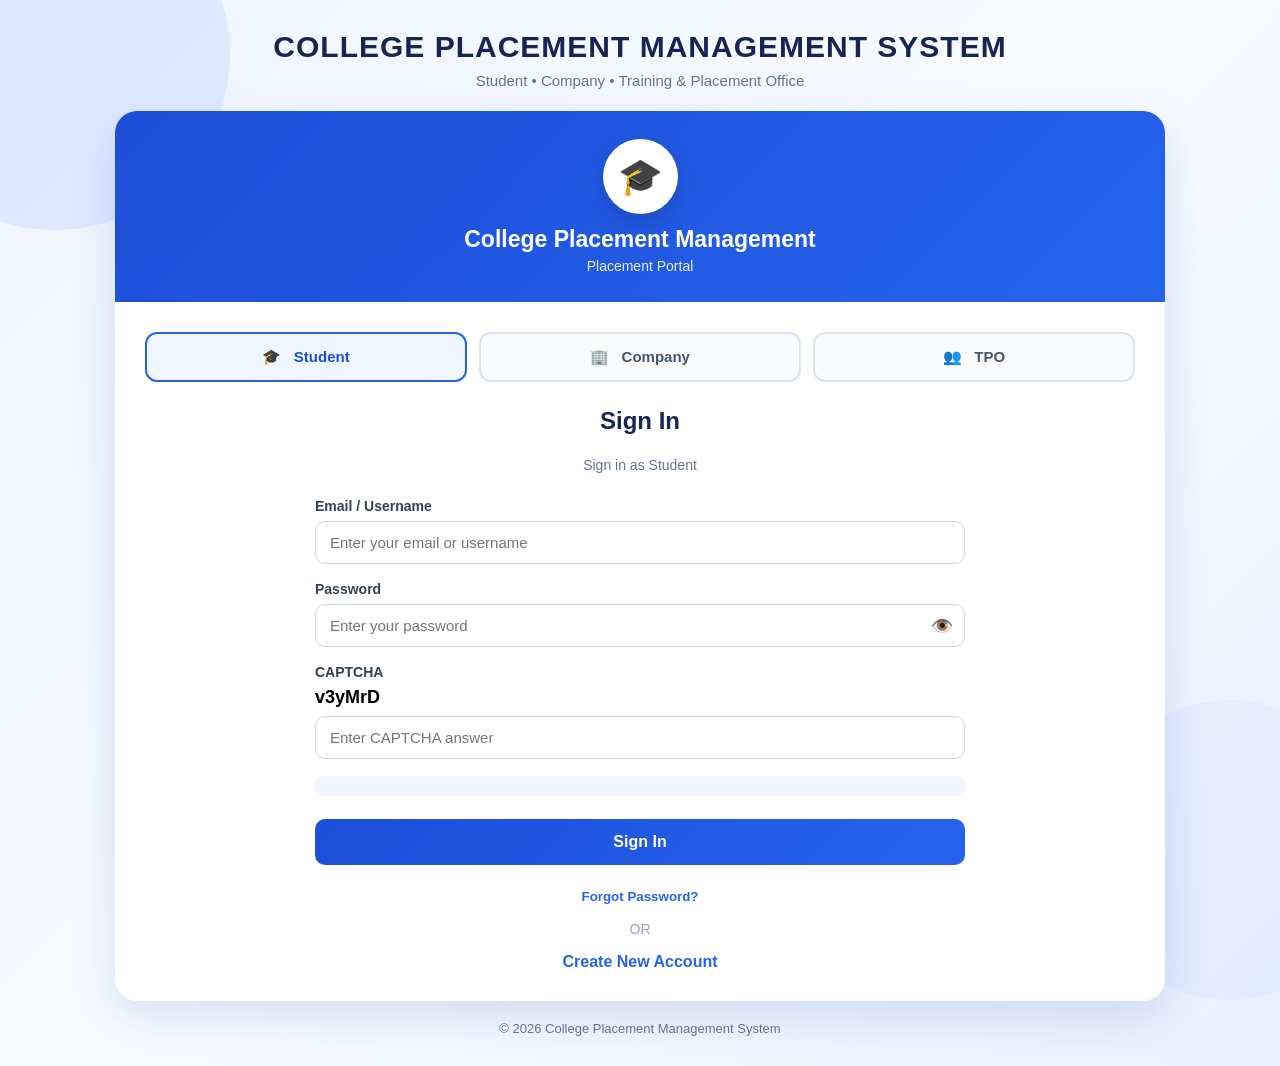
<file: frontend/student-dashboard.html>
<!DOCTYPE html>
<html lang="en">
<head>
    <meta charset="UTF-8">
    <meta name="viewport" content="width=device-width, initial-scale=1.0">
    <meta name="description" content="Student dashboard for the College Placement Management System">
    <title>Student Dashboard | College Placement Management System</title>
    <link rel="preconnect" href="https://fonts.googleapis.com">
    <link rel="preconnect" href="https://fonts.gstatic.com" crossorigin>
    <link href="https://fonts.googleapis.com/css2?family=DM+Sans:wght@400;500;600;700&family=Manrope:wght@700;800&display=swap" rel="stylesheet">
    <link rel="stylesheet" href="css/style.css">
</head>
<body class="student-dashboard-body">
    <div class="app-shell">
        <aside class="sidebar" id="sidebar">
            <div class="brand-box">
                <div class="brand-mark">CP</div>
                <div class="brand-copy">
                    <span>College Placement</span>
                    <small>Management</small>
                </div>
            </div>

            <nav class="side-nav" aria-label="Student navigation">
                <button class="nav-item is-active" type="button" data-section="overview">
                    <span class="nav-icon">▣</span>
                    <span>Dashboard</span>
                </button>
                <button class="nav-item" type="button" data-section="profile-section">
                    <span class="nav-icon">◉</span>
                    <span>My Profile</span>
                </button>
                <button class="nav-item" type="button" data-section="jobs-section">
                    <span class="nav-icon">◫</span>
                    <span>Available Jobs</span>
                </button>
                <button class="nav-item" type="button" data-section="companies-section">
                    <span class="nav-icon">◈</span>
                    <span>Companies</span>
                </button>
                <button class="nav-item" type="button" data-section="applications-section">
                    <span class="nav-icon">▤</span>
                    <span>My Applications</span>
                </button>
                <button class="nav-item" type="button" data-section="interviews-section">
                    <span class="nav-icon">◌</span>
                    <span>Interviews</span>
                </button>
                <button class="nav-item" type="button" data-section="placement-section">
                    <span class="nav-icon">⬢</span>
                    <span>Offers</span>
                </button>
                <button class="nav-item" type="button" data-section="notifications-section">
                    <span class="nav-icon">!</span>
                    <span>Notifications</span>
                </button>
                <button class="nav-item" type="button" data-section="profile-section">
                    <span class="nav-icon">⚙</span>
                    <span>Settings</span>
                </button>
            </nav>

            <button class="sidebar-logout" type="button" data-action="logout">Logout</button>
        </aside>

        <div class="content-area">
            <header class="topbar">
                <button class="mobile-menu-toggle" type="button" aria-label="Open menu" aria-expanded="false">
                    <span></span>
                    <span></span>
                    <span></span>
                </button>

                <div>
                    <p class="topbar-label">Student portal</p>
                    <h1>Student Dashboard</h1>
                </div>

                <div class="topbar-actions">
                    <button class="notification-button" type="button" data-section="notifications-section" aria-label="Notifications">
                        🔔
                        <span class="notification-badge" id="student-notification-badge" hidden></span>
                    </button>

                    <div class="user-pill">
                        <div class="user-avatar" id="student-avatar">--</div>
                        <div class="user-meta">
                            <strong id="student-name-display">Loading...</strong>
                            <span id="student-course-display">Loading profile...</span>
                        </div>
                    </div>
                </div>
            </header>

            <main class="dashboard-main">
                <section class="stats-grid" id="overview">
                    <article class="stat-card">
                        <div class="stat-card-header">
                            <span class="stat-label">Available Jobs</span>
                            <span class="stat-icon blue">📄</span>
                        </div>
                        <strong class="stat-value" id="stat-jobs">Loading...</strong>
                        <small class="stat-meta">Open opportunities</small>
                    </article>

                    <article class="stat-card">
                        <div class="stat-card-header">
                            <span class="stat-label">Applied Jobs</span>
                            <span class="stat-icon green">✓</span>
                        </div>
                        <strong class="stat-value" id="stat-applied">Loading...</strong>
                        <small class="stat-meta">Applications sent</small>
                    </article>

                    <article class="stat-card">
                        <div class="stat-card-header">
                            <span class="stat-label">Shortlisted</span>
                            <span class="stat-icon orange">★</span>
                        </div>
                        <strong class="stat-value" id="stat-shortlisted">Loading...</strong>
                        <small class="stat-meta">Progressing forward</small>
                    </article>

                    <article class="stat-card">
                        <div class="stat-card-header">
                            <span class="stat-label">Interviews</span>
                            <span class="stat-icon purple">📅</span>
                        </div>
                        <strong class="stat-value" id="stat-interviews">Loading...</strong>
                        <small class="stat-meta">Scheduled rounds</small>
                    </article>

                    <article class="stat-card placement-card">
                        <div class="stat-card-header">
                            <span class="stat-label">Placement Status</span>
                            <span class="stat-icon coral">◎</span>
                        </div>
                        <strong class="stat-value" id="stat-placement">Loading...</strong>
                        <small class="stat-meta" id="stat-placement-meta">Loading placement status...</small>
                    </article>
                </section>

                <section class="panel" id="jobs-section">
                    <div class="panel-header">
                        <div>
                            <p class="section-kicker">Recruitment</p>
                            <h2>Available Jobs</h2>
                        </div>
                        <button class="secondary-button" type="button">View All</button>
                    </div>

                    <div class="jobs-grid" id="job-list"></div>
                </section>

                <section class="panel" id="companies-section">
                    <div class="panel-header">
                        <div>
                            <p class="section-kicker">Partners</p>
                            <h2>Available Companies</h2>
                        </div>
                    </div>
                    <div class="jobs-grid" id="student-company-list"></div>
                </section>

                <div class="bottom-layout">
                    <section class="panel" id="applications-section">
                        <div class="panel-header">
                            <div>
                                <p class="section-kicker">Applications</p>
                                <h2>Recent Applications</h2>
                            </div>
                        </div>

                        <div class="table-wrap">
                            <table>
                                <thead>
                                    <tr>
                                        <th>Company</th>
                                        <th>Position</th>
                                        <th>Applied</th>
                                        <th>Status</th>
                                        <th>Interview</th>
                                    </tr>
                                </thead>
                                <tbody id="applications-table-body"></tbody>
                            </table>
                        </div>
                    </section>

                    <section class="panel" id="interviews-section">
                        <div class="panel-header">
                            <div>
                                <p class="section-kicker">Schedule</p>
                                <h2>Upcoming Interviews</h2>
                            </div>
                        </div>

                        <div class="interview-list" id="interview-list"></div>
                    </section>

                    <aside class="panel profile-panel" id="profile-section">
                        <div class="panel-header compact">
                            <div>
                                <p class="section-kicker">Profile</p>
                                <h2>Student Summary</h2>
                            </div>
                            <button class="secondary-button small" type="button">Edit Profile</button>
                        </div>

                        <div class="profile-summary">
                            <div class="profile-row">
                                <span class="profile-label">Name</span>
                                <strong id="profile-name">Loading...</strong>
                            </div>
                            <div class="profile-row">
                                <span class="profile-label">Student ID</span>
                                <strong id="profile-student-id">Loading...</strong>
                            </div>
                            <div class="profile-row">
                                <span class="profile-label">Email</span>
                                <strong id="profile-email">Loading...</strong>
                            </div>
                            <div class="profile-row">
                                <span class="profile-label">Phone</span>
                                <strong id="profile-phone">Loading...</strong>
                            </div>
                            <div class="profile-row">
                                <span class="profile-label">Department</span>
                                <strong id="profile-department">Loading...</strong>
                            </div>
                            <div class="profile-row">
                                <span class="profile-label">Course</span>
                                <strong id="profile-course">Loading...</strong>
                            </div>
                            <div class="profile-row">
                                <span class="profile-label">Year</span>
                                <strong id="profile-year">Loading...</strong>
                            </div>
                            <div class="profile-row">
                                <span class="profile-label">CGPA</span>
                                <strong id="profile-cgpa">Loading...</strong>
                            </div>
                            <div class="profile-row">
                                <span class="profile-label">Student Status</span>
                                <strong id="profile-student-status">Loading...</strong>
                            </div>
                            <div class="profile-row">
                                <span class="profile-label">Skills</span>
                                <strong id="profile-skills">Loading...</strong>
                            </div>
                            <div class="profile-row">
                                <span class="profile-label">Resume Status</span>
                                <strong class="status-positive" id="profile-resume-status">Loading...</strong>
                            </div>
                        </div>
                    </aside>
                </div>

                <section class="panel placement-status-panel" id="placement-section">
                    <div class="panel-header">
                        <div>
                            <p class="section-kicker">Offers</p>
                            <h2>Placement Status</h2>
                        </div>
                    </div>
                    <div class="offer-list" id="offer-list"></div>
                </section>

                <section class="panel" id="notifications-section">
                    <div class="panel-header">
                        <div>
                            <p class="section-kicker">Updates</p>
                            <h2>Notifications</h2>
                        </div>
                    </div>
                    <div class="notification-list" id="student-notifications-list"></div>
                </section>
            </main>
        </div>
    </div>

    <div class="modal-backdrop" id="job-modal" aria-hidden="true">
        <div class="job-modal" role="dialog" aria-modal="true" aria-labelledby="job-modal-title">
            <button class="modal-close" type="button" id="job-modal-close" aria-label="Close details">×</button>
            <div class="modal-body">
                <p class="section-kicker">Opportunity</p>
                <h3 id="job-modal-title">Job Title</h3>
                <div class="modal-meta" id="job-modal-meta"></div>
                <div class="modal-section">
                    <h4>About the role</h4>
                    <p id="job-modal-description"></p>
                </div>
                <div class="modal-section">
                    <h4>Eligibility</h4>
                    <ul id="job-modal-eligibility"></ul>
                </div>
                <div class="modal-section">
                    <h4>Required skills</h4>
                    <div class="tag-list" id="job-modal-skills"></div>
                </div>
            </div>
            <div class="modal-actions">
                <button class="secondary-button" type="button" id="job-modal-cancel">Close</button>
                <button class="primary-button" type="button" id="job-modal-apply">Apply Now</button>
            </div>
        </div>
    </div>

    <div class="modal-backdrop" id="edit-profile-modal" aria-hidden="true">
        <div class="job-modal" role="dialog" aria-modal="true" aria-labelledby="edit-profile-title">
            <button class="modal-close" type="button" id="edit-profile-close" aria-label="Close profile editor">×</button>
            <div class="modal-body">
                <p class="section-kicker">Profile</p>
                <h3 id="edit-profile-title">Edit Profile</h3>

                <form id="edit-profile-form">
                    <div class="form-row">
                        <div class="form-group">
                            <label for="edit-department">Department</label>
                            <input type="text" id="edit-department" name="department" required>
                        </div>
                        <div class="form-group">
                            <label for="edit-course">Course</label>
                            <input type="text" id="edit-course" name="course" required>
                        </div>
                    </div>

                    <div class="form-row">
                        <div class="form-group">
                            <label for="edit-year">Year</label>
                            <input type="number" id="edit-year" name="year" min="1" max="8" required>
                        </div>
                        <div class="form-group">
                            <label for="edit-cgpa">CGPA</label>
                            <input type="number" id="edit-cgpa" name="cgpa" min="0" max="10" step="0.01" required>
                        </div>
                    </div>

                    <div class="form-group">
                        <label for="edit-skills">Skills</label>
                        <textarea id="edit-skills" name="skills" rows="4" required></textarea>
                    </div>

                    <div class="form-group">
                        <label for="edit-resume">Resume</label>
                        <input type="file" id="edit-resume" name="resume" accept=".pdf,.doc,.docx">
                    </div>

                    <div id="edit-profile-status" class="form-status"></div>

                    <div class="modal-actions">
                        <button class="secondary-button" type="button" id="edit-profile-cancel">Cancel</button>
                        <button class="primary-button" type="submit">Save Changes</button>
                    </div>
                </form>
            </div>
        </div>
    </div>

    <div class="toast" id="toast" role="status" aria-live="polite"></div>

    <script src="js/script.js"></script>
</body>
</html>
</file>
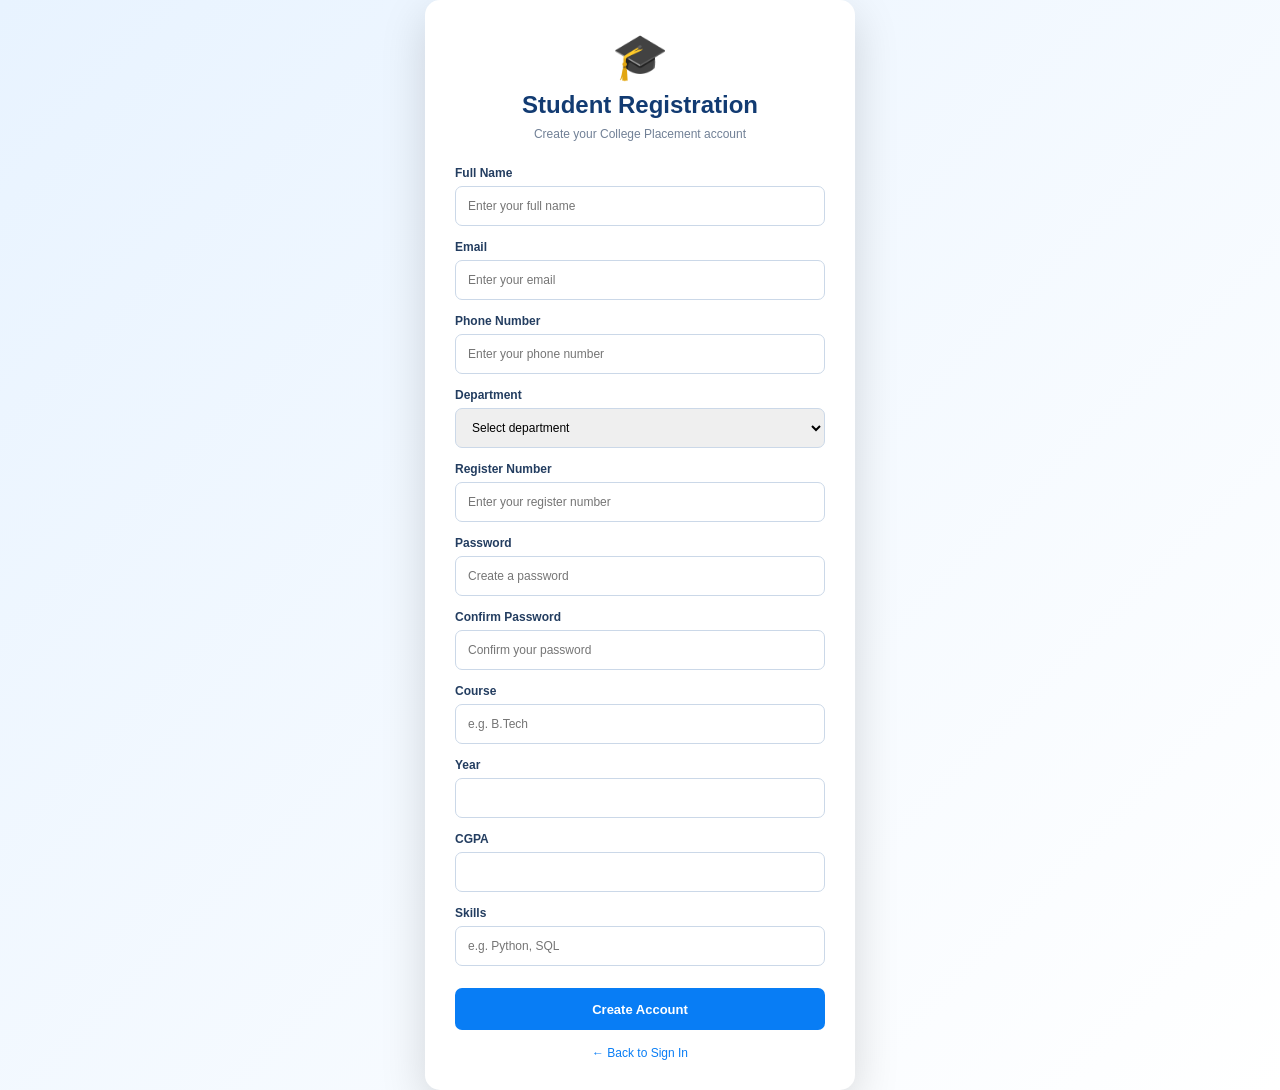
<file: frontend/student-register.html>
<!DOCTYPE html>
<html lang="en">
<head>
    <meta charset="UTF-8">
    <meta name="viewport" content="width=device-width, initial-scale=1.0">

    <title>Student Registration</title>

    <style>
        * {
            margin: 0;
            padding: 0;
            box-sizing: border-box;
            font-family: Arial, sans-serif;
        }

        body {
            min-height: 100vh;
            display: flex;
            justify-content: center;
            align-items: center;
            background: linear-gradient(135deg, #e8f3ff, #ffffff);
        }

        .register-card {
            width: 430px;
            max-width: 92%;
            background: white;
            padding: 30px;
            border-radius: 15px;
            box-shadow: 0 15px 45px rgba(0, 0, 0, 0.15);
        }

        .logo {
            text-align: center;
            font-size: 45px;
            margin-bottom: 8px;
        }

        h1 {
            text-align: center;
            color: #123b72;
            font-size: 24px;
        }

        .subtitle {
            text-align: center;
            color: #718096;
            font-size: 12px;
            margin: 8px 0 25px;
        }

        .form-group {
            margin-bottom: 14px;
        }

        label {
            display: block;
            color: #233d60;
            font-size: 12px;
            font-weight: bold;
            margin-bottom: 6px;
        }

        input,
        select {
            width: 100%;
            height: 40px;
            border: 1px solid #cbd8e8;
            border-radius: 7px;
            padding: 0 12px;
            outline: none;
            font-size: 12px;
        }

        input:focus,
        select:focus {
            border-color: #087df5;
            box-shadow: 0 0 0 2px rgba(8, 125, 245, 0.1);
        }

        .register-btn {
            width: 100%;
            height: 42px;
            border: none;
            border-radius: 7px;
            background: #087df5;
            color: white;
            font-size: 13px;
            font-weight: bold;
            cursor: pointer;
            margin-top: 8px;
        }

        .register-btn:hover {
            background: #0569d2;
        }

        .form-status {
            margin-top: 12px;
            color: #233d60;
            font-size: 13px;
            line-height: 1.5;
        }

        .form-status.is-error { color: #b91c1c; }
        .form-status.is-success { color: #087452; }

        .back {
            display: block;
            text-align: center;
            margin-top: 16px;
            color: #087df5;
            text-decoration: none;
            font-size: 12px;
        }
    </style>
</head>

<body>

    <div class="register-card">

        <div class="logo">🎓</div>

        <h1>Student Registration</h1>

        <p class="subtitle">
            Create your College Placement account
        </p>

        <form id="student-registration-page-form">

            <div class="form-group">
                <label>Full Name</label>
                <input type="text" name="full_name" placeholder="Enter your full name" autocomplete="name" required>
            </div>

            <div class="form-group">
                <label>Email</label>
                <input type="email" name="email" placeholder="Enter your email" autocomplete="email" required>
            </div>

            <div class="form-group">
                <label>Phone Number</label>
                <input type="tel" name="phone_number" placeholder="Enter your phone number" autocomplete="tel">
            </div>

            <div class="form-group">
                <label>Department</label>

                <select name="department" required>
                    <option value="">Select department</option>
                    <option>CSE</option>
                    <option>ECE</option>
                    <option>EEE</option>
                    <option>MECH</option>
                    <option>CIVIL</option>
                    <option>Other</option>
                </select>
            </div>

            <div class="form-group">
                <label>Register Number</label>
                <input type="text" name="student_id" placeholder="Enter your register number" required>
            </div>

            <div class="form-group">
                <label>Password</label>
                <input type="password" name="password" placeholder="Create a password" autocomplete="new-password" required>

            </div>

            <div class="form-group">
                <label>Confirm Password</label>
                <input type="password" name="password_confirm" placeholder="Confirm your password" autocomplete="new-password" required>
            </div>

            <div class="form-group">
                <label>Course</label>
                <input type="text" name="course" placeholder="e.g. B.Tech" required>
            </div>

            <div class="form-group">
                <label>Year</label>
                <input type="number" name="year" min="1" required>
            </div>

            <div class="form-group">
                <label>CGPA</label>
                <input type="number" name="cgpa" min="0" max="10" step="0.01" required>
            </div>

            <div class="form-group">
                <label>Skills</label>
                <input type="text" name="skills" placeholder="e.g. Python, SQL">
            </div>

            <p class="form-status" id="student-registration-page-status" role="status" aria-live="polite"></p>

            <button type="submit" class="register-btn">
                Create Account
            </button>

        </form>

        <a href="index.html" class="back">
            ← Back to Sign In
        </a>

    </div>

    <script src="js/script.js"></script>
</body>
</html>
</file>
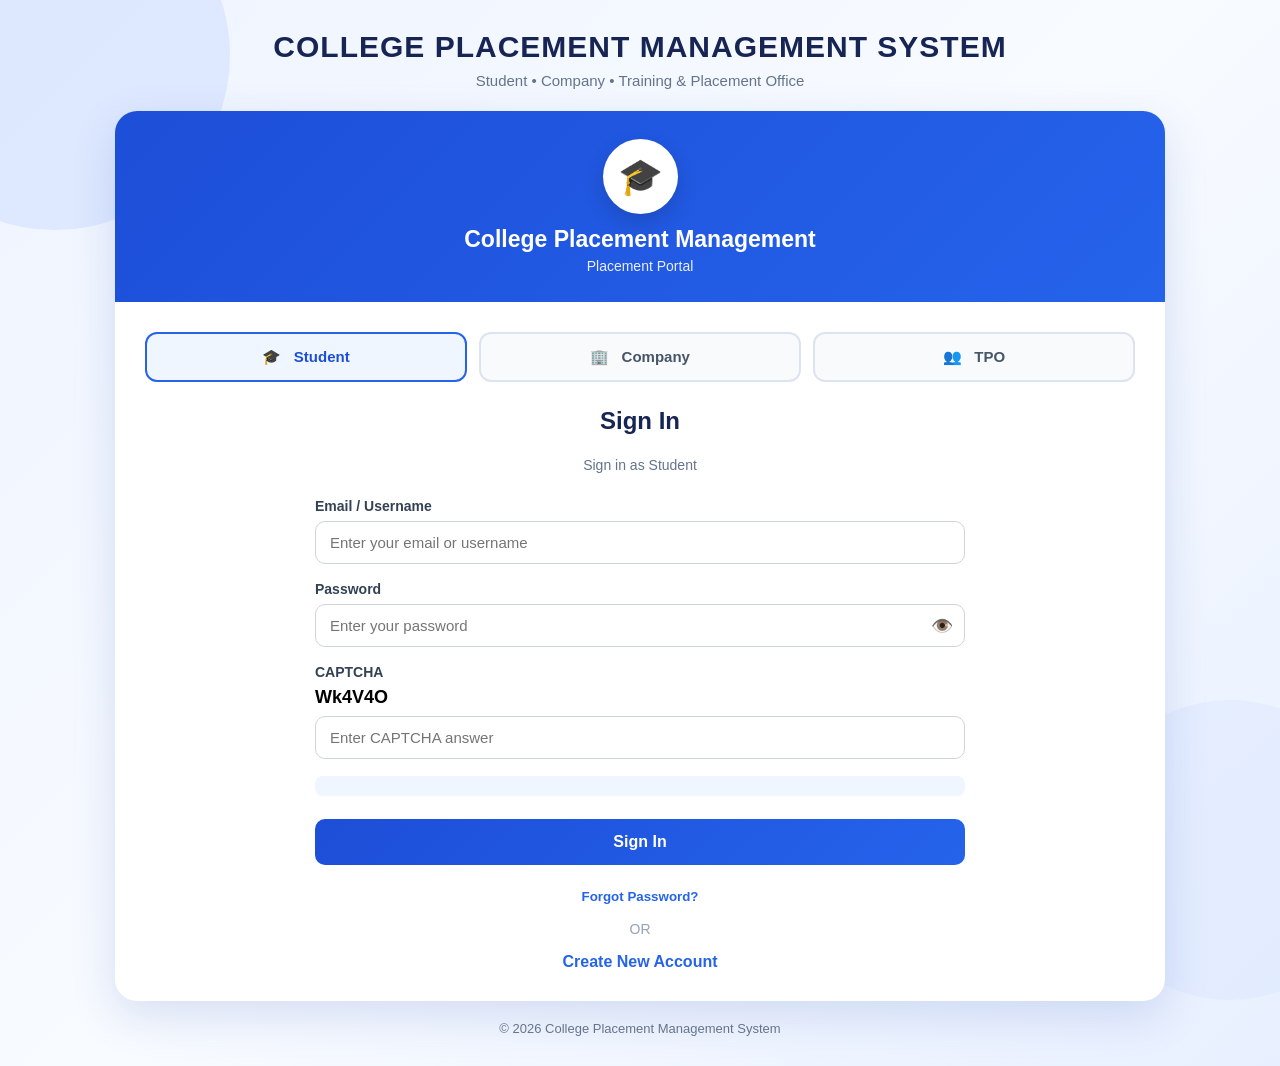
<file: frontend/tpo-dashboard.html>
<!DOCTYPE html>
<html lang="en">
<head>
	<meta charset="UTF-8">
	<meta name="viewport" content="width=device-width, initial-scale=1.0">
	<meta name="description" content="TPO administration dashboard for the College Placement Management System">
	<title>TPO Dashboard | College Placement Management System</title>
	<link rel="preconnect" href="https://fonts.googleapis.com">
	<link rel="preconnect" href="https://fonts.gstatic.com" crossorigin>
	<link href="https://fonts.googleapis.com/css2?family=DM+Sans:wght@400;500;600;700&family=Manrope:wght@700;800&display=swap" rel="stylesheet">
	<link rel="stylesheet" href="css/style.css">
</head>
<body class="tpo-dashboard-body">
	<div class="app-shell">
		<aside class="sidebar tpo-sidebar">
			<div class="brand-box">
				<div class="brand-mark tpo-brand-mark">CP</div>
				<div class="brand-copy"><span>College Placement</span><small>Management</small></div>
			</div>
			<nav class="side-nav" aria-label="TPO navigation">
				<button class="nav-item is-active" type="button" data-tpo-section="tpo-overview"><span class="nav-icon">▣</span><span>Dashboard</span></button>
				<button class="nav-item" type="button" data-tpo-section="tpo-students"><span class="nav-icon">◉</span><span>Students</span></button>
				<button class="nav-item" type="button" data-tpo-section="tpo-companies"><span class="nav-icon">◈</span><span>Companies</span></button>
				<button class="nav-item" type="button" data-tpo-section="tpo-jobs"><span class="nav-icon">▤</span><span>Jobs</span></button>
				<button class="nav-item" type="button" data-tpo-section="tpo-applications"><span class="nav-icon">⌁</span><span>Applications</span></button>
				<button class="nav-item" type="button" data-tpo-section="tpo-drives"><span class="nav-icon">◆</span><span>Placement Drives</span></button>
				<button class="nav-item" type="button" data-tpo-section="tpo-interviews"><span class="nav-icon">◌</span><span>Interviews</span></button>
				<button class="nav-item" type="button" data-tpo-section="tpo-offers"><span class="nav-icon">✓</span><span>Offers</span></button>
				<button class="nav-item" type="button" data-tpo-section="tpo-records"><span class="nav-icon">▥</span><span>Placement Records</span></button>
				<button class="nav-item" type="button" data-tpo-section="tpo-reports"><span class="nav-icon">◫</span><span>Reports</span></button>
				<button class="nav-item" type="button" data-tpo-section="tpo-notifications"><span class="nav-icon">!</span><span>Notifications</span></button>
				<button class="nav-item" type="button" data-tpo-section="tpo-settings"><span class="nav-icon">⚙</span><span>Settings</span></button>
			</nav>
			<button class="sidebar-logout" type="button" data-action="logout">Logout</button>
		</aside>

		<div class="content-area">
			<header class="topbar tpo-topbar">
				<button class="mobile-menu-toggle" type="button" aria-label="Open menu" aria-expanded="false"><span></span><span></span><span></span></button>
				<div><p class="topbar-label">Administration portal</p><h1>TPO Dashboard</h1></div>
				<div class="topbar-actions">
					<div class="tpo-search"><label for="tpo-global-search">Search dashboard</label><input id="tpo-global-search" type="search" placeholder="Search records..."></div>
					<button class="notification-button" type="button" data-tpo-section="tpo-notifications" aria-label="Notifications">🔔<span class="notification-badge" id="tpo-notification-badge" hidden></span></button>
					<button class="user-pill tpo-profile-menu" type="button" aria-label="Open profile menu"><div class="user-avatar tpo-avatar" id="tpo-avatar">--</div><div class="user-meta"><strong id="tpo-name-display">Loading TPO profile...</strong><span>Training & Placement Officer</span></div><span class="profile-chevron">⌄</span></button>
				</div>
			</header>

			<main class="dashboard-main tpo-dashboard-main">
				<section class="stats-grid tpo-stats-grid" id="tpo-overview">
					<article class="stat-card"><div class="stat-card-header"><span class="stat-label">Total Students</span><span class="stat-icon blue">👥</span></div><strong class="stat-value" id="tpo-stat-students">Loading...</strong><small class="stat-meta">Registered candidates</small></article>
					<article class="stat-card"><div class="stat-card-header"><span class="stat-label">Registered Companies</span><span class="stat-icon green">◈</span></div><strong class="stat-value" id="tpo-stat-companies">Loading...</strong><small class="stat-meta">Partner organizations</small></article>
					<article class="stat-card"><div class="stat-card-header"><span class="stat-label">Active Jobs</span><span class="stat-icon orange">▤</span></div><strong class="stat-value" id="tpo-stat-jobs">Loading...</strong><small class="stat-meta">Open opportunities</small></article>
					<article class="stat-card"><div class="stat-card-header"><span class="stat-label">Total Applications</span><span class="stat-icon purple">⌁</span></div><strong class="stat-value" id="tpo-stat-applications">Loading...</strong><small class="stat-meta">Across all jobs</small></article>
					<article class="stat-card"><div class="stat-card-header"><span class="stat-label">Shortlisted Students</span><span class="stat-icon coral">★</span></div><strong class="stat-value" id="tpo-stat-shortlisted">Loading...</strong><small class="stat-meta">Moving to next round</small></article>
					<article class="stat-card"><div class="stat-card-header"><span class="stat-label">Students Placed</span><span class="stat-icon green">✓</span></div><strong class="stat-value" id="tpo-stat-placed">Loading...</strong><small class="stat-meta">Confirmed placements</small></article>
					<article class="stat-card placement-card"><div class="stat-card-header"><span class="stat-label">Placement Percentage</span><span class="stat-icon teal">%</span></div><strong class="stat-value" id="tpo-stat-percentage">Loading...</strong><small class="stat-meta">Of registered students</small></article>
					<article class="stat-card"><div class="stat-card-header"><span class="stat-label">Upcoming Interviews</span><span class="stat-icon purple">📅</span></div><strong class="stat-value" id="tpo-stat-interviews">Loading...</strong><small class="stat-meta">Scheduled this week</small></article>
				</section>

				<section class="tpo-overview-grid">
					<article class="panel placement-overview-panel">
						<div class="panel-header"><div><p class="section-kicker">Placement cycle</p><h2>Placement Overview</h2></div><span class="year-pill">Not configured</span></div>
						<div class="placement-bars" id="placement-bars"></div>
					</article>
					<article class="panel tpo-quick-panel"><div class="panel-header"><div><p class="section-kicker">Attention needed</p><h2>Quick Actions</h2></div></div><div class="quick-actions"><button class="quick-action" type="button" data-tpo-section="tpo-companies"><strong>Review companies</strong><span>Pending approvals</span></button><button class="quick-action" type="button" data-tpo-section="tpo-jobs"><strong>Approve job posts</strong><span>Awaiting moderation</span></button><button class="quick-action" type="button" data-tpo-section="tpo-drives"><strong>Create placement drive</strong><span>Open a new opportunity</span></button></div></article>
				</section>

				<section class="panel tpo-data-panel" id="tpo-students"><div class="panel-header"><div><p class="section-kicker">Directory</p><h2>Student Management</h2></div><div class="table-toolbar"><input id="student-search" type="search" placeholder="Search students..."><select id="student-department-filter"><option value="">All departments</option><option value="Computer Science">Computer Science</option><option value="Information Technology">Information Technology</option><option value="Electronics">Electronics</option></select><select id="student-status-filter"><option value="">All placement statuses</option><option value="Placed">Placed</option><option value="Withdrawn">Withdrawn</option><option value="Shortlisted">Shortlisted</option><option value="Seeking">Seeking</option></select></div></div><div class="table-wrap"><table class="tpo-table"><thead><tr><th>Student ID</th><th>Name</th><th>Department</th><th>Course</th><th>CGPA</th><th>Year</th><th>Placement</th><th>Account</th><th>Actions</th></tr></thead><tbody id="students-table-body"></tbody></table></div><div class="pagination" id="students-pagination"></div></section>

				<section class="panel tpo-data-panel" id="tpo-companies"><div class="panel-header"><div><p class="section-kicker">Partners</p><h2>Company Management</h2></div><div class="filter-tabs" id="company-filters"><button class="filter-tab is-active" type="button" data-filter="">All</button><button class="filter-tab" type="button" data-filter="Approved">Approved</button><button class="filter-tab" type="button" data-filter="Pending">Pending</button><button class="filter-tab" type="button" data-filter="Rejected">Rejected</button></div></div><div class="table-wrap"><table class="tpo-table"><thead><tr><th>Company</th><th>Industry</th><th>Email</th><th>Location</th><th>Jobs</th><th>Applicants</th><th>Company status</th><th>Approval</th><th>Actions</th></tr></thead><tbody id="companies-table-body"></tbody></table></div></section>

				<section class="panel tpo-data-panel" id="tpo-jobs"><div class="panel-header"><div><p class="section-kicker">Moderation</p><h2>Job Management</h2></div></div><div class="table-wrap"><table class="tpo-table"><thead><tr><th>Job title</th><th>Company</th><th>Location</th><th>Package</th><th>Eligibility</th><th>Posted</th><th>Deadline</th><th>Applicants</th><th>Status</th><th>Actions</th></tr></thead><tbody id="jobs-table-body"></tbody></table></div></section>

				<section class="panel tpo-data-panel" id="tpo-applications"><div class="panel-header"><div><p class="section-kicker">Candidate flow</p><h2>Application Management</h2></div></div><div class="table-wrap"><table class="tpo-table"><thead><tr><th>Student</th><th>Company</th><th>Job</th><th>Applied</th><th>CGPA</th><th>Application</th><th>Shortlist</th><th>Interview</th><th>Actions</th></tr></thead><tbody id="applications-admin-body"></tbody></table></div></section>

				<section class="panel tpo-data-panel" id="tpo-drives"><div class="panel-header"><div><p class="section-kicker">Campus events</p><h2>Placement Drives</h2></div><button class="primary-button compact-button" type="button" data-action="create-drive">+ New Drive</button></div><div class="drive-grid" id="drives-list"><p class="loading-state">Loading placement drives...</p></div></section>

				<section class="panel tpo-data-panel" id="tpo-interviews"><div class="panel-header"><div><p class="section-kicker">Schedule</p><h2>Interview Management</h2></div></div><div class="table-wrap"><table class="tpo-table"><thead><tr><th>Student</th><th>Company</th><th>Job</th><th>Round</th><th>Date</th><th>Time</th><th>Mode</th><th>Interviewer</th><th>Status</th><th>Actions</th></tr></thead><tbody id="interviews-admin-body"></tbody></table></div></section>

				<section class="panel tpo-data-panel" id="tpo-offers"><div class="panel-header"><div><p class="section-kicker">Outcomes</p><h2>Offers</h2></div></div><div class="table-wrap"><table class="tpo-table"><thead><tr><th>Student</th><th>Company</th><th>Job</th><th>Package</th><th>Offer date</th><th>Joining date</th><th>Status</th></tr></thead><tbody id="offers-table-body"></tbody></table></div></section>

				<section class="panel tpo-data-panel" id="tpo-records"><div class="panel-header"><div><p class="section-kicker">Archive</p><h2>Placement Records</h2></div></div><div class="table-wrap"><table class="tpo-table"><thead><tr><th>Student</th><th>Company</th><th>Job</th><th>Package</th><th>Placement date</th><th>Academic year</th><th>Status</th><th>Action</th></tr></thead><tbody id="records-table-body"></tbody></table></div></section>

				<section class="panel tpo-data-panel" id="tpo-reports"><div class="panel-header"><div><p class="section-kicker">Insights</p><h2>Reports</h2></div></div><div class="report-grid" id="reports-grid"></div></section>

				<section class="panel tpo-data-panel" id="tpo-notifications"><div class="panel-header"><div><p class="section-kicker">Updates</p><h2>Notifications</h2></div><button class="secondary-button" type="button" data-action="mark-notifications-read">Mark all read</button></div><div class="notification-list" id="notifications-list"><p class="loading-state">Loading notifications...</p></div></section>

				<section class="panel tpo-data-panel" id="tpo-settings"><div class="panel-header"><div><p class="section-kicker">Workspace</p><h2>Settings</h2></div></div><div class="settings-grid"><div><strong>Placement cycle</strong><span>Not configured</span></div><div><strong>Institution</strong><span>Not configured</span></div><div><strong>Notification digest</strong><span>Not supported by the current API</span></div></div></section>
			</main>
		</div>
	</div>

	<div class="modal-backdrop" id="tpo-modal" aria-hidden="true"><div class="job-modal tpo-modal" role="dialog" aria-modal="true" aria-labelledby="tpo-modal-title"><button class="modal-close" type="button" id="tpo-modal-close" aria-label="Close dialog">×</button><div class="modal-body"><p class="section-kicker" id="tpo-modal-kicker">Record details</p><h3 id="tpo-modal-title">Details</h3><div class="tpo-modal-content" id="tpo-modal-content"></div></div><div class="modal-actions" id="tpo-modal-actions"></div></div></div>
	<div class="toast" id="toast" role="status" aria-live="polite"></div>
	<script src="js/script.js"></script>
</body>
</html>
</file>
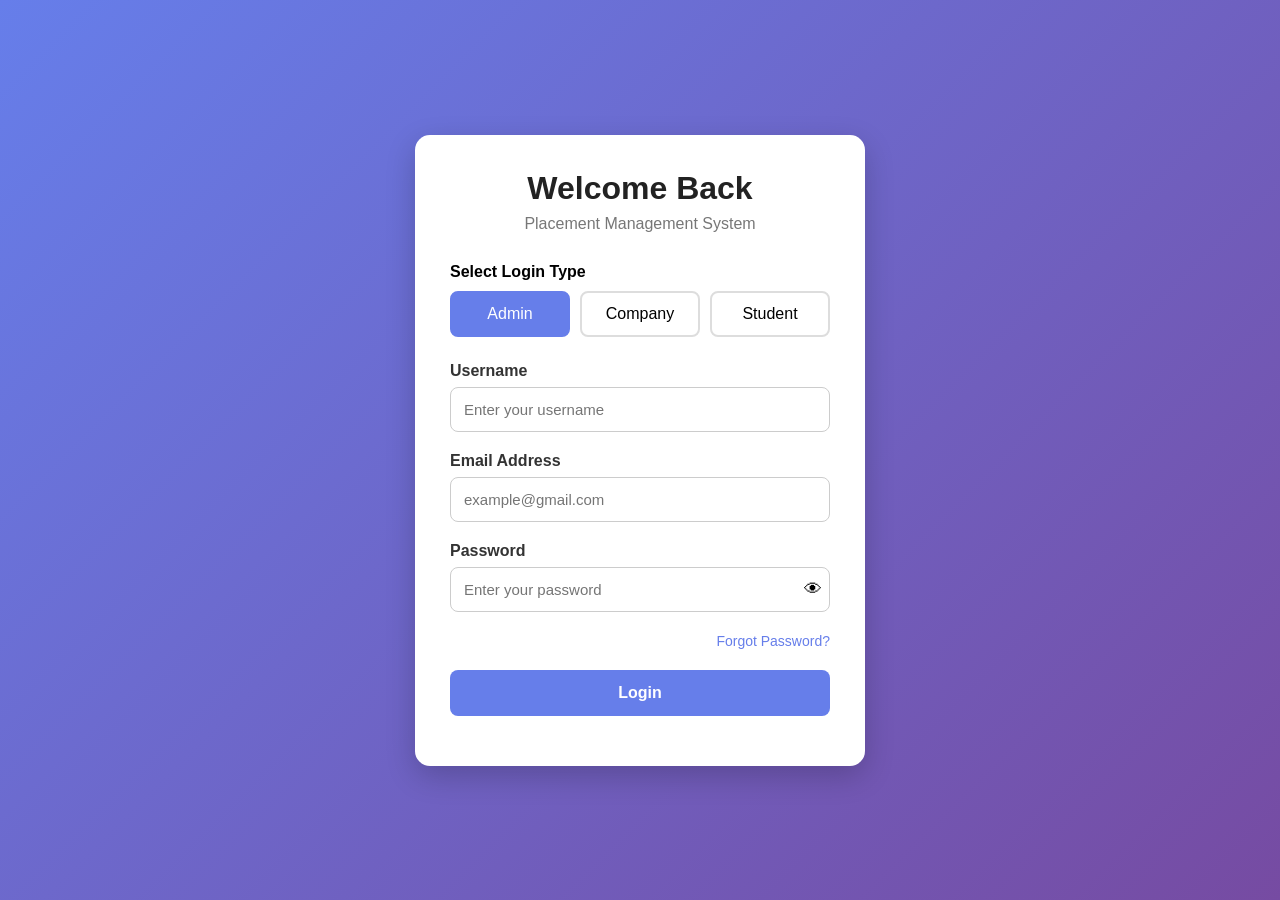
<file: backend/profiles/frontend.html>
<!DOCTYPE html>
<html lang="en">
<head>
    <meta charset="UTF-8">
    <meta name="viewport" content="width=device-width, initial-scale=1.0">

    <title>Login - Placement Management System</title>

    <link rel="stylesheet" href="frontend.css">
</head>

<body>

    <div class="login-container">

        <div class="login-box">

            <h1>Welcome Back</h1>
            <p class="subtitle">Placement Management System</p>

            <!-- Role Selection -->
            <div class="role-section">

                <label>Select Login Type</label>

                <div class="roles">

                    <label class="role-option">
                        <input type="radio" name="role" value="admin" checked>
                        <span>Admin</span>
                    </label>

                    <label class="role-option">
                        <input type="radio" name="role" value="company">
                        <span>Company</span>
                    </label>

                    <label class="role-option">
                        <input type="radio" name="role" value="student">
                        <span>Student</span>
                    </label>

                </div>

            </div>


            <!-- Login Form -->
            <form id="loginForm" novalidate>

                <!-- Username -->
                <div class="input-group">

                    <label for="username">Username</label>

                    <input
                        type="text"
                        id="username"
                        name="username"
                        placeholder="Enter your username"
                        autocomplete="username"
                    >

                    <small id="usernameError" class="error"></small>

                </div>


                <!-- Email -->
                <div class="input-group">

                    <label for="email">Email Address</label>

                    <input
                        type="email"
                        id="email"
                        name="email"
                        placeholder="example@gmail.com"
                        autocomplete="email"
                    >

                    <small id="emailError" class="error"></small>

                </div>


                <!-- Password -->
                <div class="input-group">

                    <label for="password">Password</label>

                    <div class="password-container">

                        <input
                            type="password"
                            id="password"
                            name="password"
                            placeholder="Enter your password"
                            autocomplete="current-password"
                        >

                        <button
                            type="button"
                            id="togglePassword"
                            class="eye-button"
                            aria-label="Show password"
                        >
                            👁
                        </button>

                    </div>

                    <small id="passwordError" class="error"></small>

                </div>


                <!-- Forgot Password -->
                <div class="forgot-container">

                    <a href="#" id="forgotPassword">
                        Forgot Password?
                    </a>

                </div>


                <!-- Login Button -->
                <button type="submit" class="login-button">
                    Login
                </button>

                <!-- General Message -->
                <p id="loginMessage" class="login-message"></p>

            </form>

        </div>

    </div>


    <script src="frontend.js"></script>

</body>
</html>
</file>
<file: frontend/css/style.css>
:root {
    --ink: #17243a;
    --muted: #6d7890;
    --line: #dfe5ee;
    --paper: #ffffff;
    --canvas: #f4f7fb;
    --navy: #1d3b63;
    --navy-soft: #eaf1ff;
    --teal: #138a8a;
    --teal-soft: #e6faf9;
    --coral: #e8735c;
    --danger: #bd423c;
    --purple: #7154d4;
    --purple-soft: #f1eeff;
    --success: #1d8f6c;
    --success-soft: #ebfff7;
    --warning: #d98f1b;
    --warning-soft: #fff8e8;
    --shadow: 0 16px 40px rgba(23, 36, 58, 0.12);
    font-family: "DM Sans", sans-serif;
}

* { box-sizing: border-box; }
html { scroll-behavior: smooth; }
body { margin: 0; color: var(--ink); background: var(--canvas); }
button, input { font: inherit; }
button { cursor: pointer; }
img { max-width: 100%; }

.auth-page { min-height: 100vh; background: linear-gradient(135deg, #edf4f5 0%, #f8f9fc 55%, #fff4ee 100%); }
.auth-layout { display: grid; grid-template-columns: minmax(320px, .9fr) minmax(420px, 1.1fr); min-height: 100vh; max-width: 1320px; margin: 0 auto; }
.welcome-panel { display: flex; flex-direction: column; justify-content: center; padding: 64px clamp(32px, 7vw, 108px); background: var(--navy); color: #fff; clip-path: polygon(0 0, 92% 0, 100% 50%, 92% 100%, 0 100%); }
.brand-mark { display: grid; place-items: center; width: 48px; height: 48px; margin-bottom: 72px; border: 1px solid rgba(255,255,255,.35); border-radius: 14px; color: #b8f0e8; font-family: Manrope, sans-serif; font-weight: 800; letter-spacing: .06em; }
.eyebrow { margin: 0 0 14px; color: var(--teal); font-size: .76rem; font-weight: 700; letter-spacing: .14em; text-transform: uppercase; }
.welcome-panel .eyebrow { color: #a8e7dc; }
h1, h2, h3, h4 { margin: 0; font-family: Manrope, sans-serif; letter-spacing: -.04em; }
h1 { max-width: 520px; font-size: clamp(2.8rem, 5vw, 5rem); line-height: 1.04; }
.welcome-copy { max-width: 450px; margin: 28px 0 40px; color: #c9d5e5; font-size: 1.05rem; line-height: 1.7; }
.welcome-detail { display: flex; align-items: center; gap: 10px; color: #dce7f4; font-size: .9rem; }
.detail-dot { width: 9px; height: 9px; border-radius: 50%; background: var(--coral); box-shadow: 0 0 0 5px rgba(232,115,92,.18); }
.login-card { align-self: center; width: min(100% - 64px, 500px); margin: 40px auto; padding: clamp(28px, 5vw, 52px); background: rgba(255,255,255,.92); border: 1px solid rgba(255,255,255,.8); border-radius: 22px; box-shadow: 0 22px 70px rgba(30,52,83,.12); }
.card-heading h2 { font-size: clamp(1.8rem, 4vw, 2.25rem); }
.card-heading > p:last-child { margin: 12px 0 28px; color: var(--muted); line-height: 1.55; }
.role-picker { display: grid; grid-template-columns: repeat(3, 1fr); gap: 6px; padding: 5px; background: #eff3f7; border-radius: 12px; }
.role-tab { border: 0; border-radius: 8px; padding: 11px 6px; color: var(--muted); background: transparent; font-size: .87rem; font-weight: 700; transition: .2s ease; }
.role-tab:hover { color: var(--ink); }
.role-tab.is-selected { color: var(--navy); background: var(--paper); box-shadow: 0 3px 10px rgba(23,36,58,.09); }
.selected-role { margin: 14px 0 25px; color: var(--muted); font-size: .83rem; }
.selected-role strong { color: var(--teal); }
.field-group { margin-bottom: 19px; }
label { display: block; margin-bottom: 8px; font-size: .84rem; font-weight: 700; }
input { width: 100%; border: 1px solid var(--line); border-radius: 10px; padding: 13px 15px; outline: 0; color: var(--ink); background: #fbfcfe; transition: border-color .2s, box-shadow .2s; }
input::placeholder { color: #aab3c2; }
input:focus { border-color: var(--teal); box-shadow: 0 0 0 4px rgba(19,138,138,.12); }
input.has-error { border-color: var(--danger); }
.password-wrap { position: relative; }
.password-wrap input { padding-right: 62px; }
.password-toggle { position: absolute; top: 50%; right: 12px; transform: translateY(-50%); border: 0; padding: 4px; color: var(--teal); background: transparent; font-size: .78rem; font-weight: 700; }
.field-error { min-height: 17px; margin: 5px 0 0; color: var(--danger); font-size: .76rem; }
.form-status { min-height: 22px; margin: 5px 0 13px; font-size: .82rem; line-height: 1.45; }
.form-status.is-error { color: var(--danger); }
.form-status.is-success { color: #18715e; }
.submit-button, .primary-button { display: inline-flex; align-items: center; justify-content: center; gap: 10px; width: 100%; border: 0; border-radius: 10px; padding: 14px 18px; color: #fff; background: var(--teal); font-weight: 700; transition: background .2s, transform .2s; }
.submit-button:hover:not(:disabled), .primary-button:hover:not(:disabled) { background: #0c7171; transform: translateY(-1px); }
.submit-button:disabled { cursor: wait; opacity: .75; }
.button-spinner { display: none; width: 16px; height: 16px; border: 2px solid rgba(255,255,255,.45); border-top-color: #fff; border-radius: 50%; animation: spin .7s linear infinite; }
.submit-button.is-loading .button-spinner { display: block; }
.forgot-link { display: block; margin: 22px auto 0; border: 0; padding: 0; color: var(--navy); background: transparent; font-size: .82rem; font-weight: 700; }
.forgot-link:hover { color: var(--teal); text-decoration: underline; }
.registration-grid { display: grid; grid-template-columns: repeat(2, minmax(0, 1fr)); gap: 14px; }
.registration-grid .field-group { margin-bottom: 0; }
#registration-panel .card-heading > p:last-child { margin-bottom: 22px; }
#registration-panel textarea { width: 100%; border: 1px solid var(--line); border-radius: 10px; padding: 13px 15px; outline: 0; color: var(--ink); background: #fbfcfe; resize: vertical; }
#registration-panel textarea:focus { border-color: var(--teal); box-shadow: 0 0 0 4px rgba(19,138,138,.12); }
.dashboard-page { min-height: 100vh; padding: 48px 24px; background: var(--canvas); }
.dashboard-shell { width: min(100%, 900px); margin: 0 auto; padding: 48px; border-radius: 18px; background: var(--paper); box-shadow: 0 18px 50px rgba(30,52,83,.1); }
.dashboard-shell h1 { font-size: clamp(2rem, 5vw, 3.5rem); }
.dashboard-shell p { color: var(--muted); line-height: 1.6; }
.logout-button { margin-top: 20px; border: 0; border-radius: 9px; padding: 12px 20px; color: #fff; background: var(--navy); font-weight: 700; }

.student-dashboard-body {
    background: linear-gradient(180deg, #eef5ff 0%, #f9fbff 100%);
    min-height: 100vh;
}

.app-shell {
    display: flex;
    min-height: 100vh;
}

.sidebar {
    position: sticky;
    top: 0;
    width: 280px;
    min-height: 100vh;
    padding: 28px 20px 20px;
    background: linear-gradient(180deg, #172a46 0%, #0f2440 100%);
    color: #fff;
    display: flex;
    flex-direction: column;
}

.brand-box {
    display: flex;
    align-items: center;
    gap: 14px;
    padding: 10px 12px 22px;
    border-bottom: 1px solid rgba(255,255,255,.08);
}

.brand-mark {
    width: 46px;
    height: 46px;
    display: grid;
    place-items: center;
    background: rgba(255,255,255,.09);
    border: 1px solid rgba(255,255,255,.2);
    border-radius: 14px;
    color: #d4f8fb;
    font-size: 1rem;
    font-weight: 800;
    margin: 0;
}

.brand-copy {
    display: flex;
    flex-direction: column;
    line-height: 1.2;
}

.brand-copy span {
    font-size: .9rem;
    font-weight: 700;
}

.brand-copy small {
    color: rgba(255,255,255,.7);
    letter-spacing: .08em;
    text-transform: uppercase;
    font-size: .62rem;
}

.side-nav {
    display: flex;
    flex-direction: column;
    gap: 8px;
    margin-top: 26px;
}

.nav-item {
    display: flex;
    align-items: center;
    gap: 12px;
    width: 100%;
    border: 0;
    border-radius: 12px;
    background: transparent;
    color: rgba(255,255,255,.72);
    padding: 12px 14px;
    text-align: left;
    font-weight: 600;
    transition: background .2s ease, color .2s ease, transform .2s ease;
}

.nav-item:hover,
.nav-item.is-active {
    background: rgba(255,255,255,.09);
    color: #fff;
    transform: translateX(2px);
}

.nav-icon { font-size: 1rem; opacity: .9; }

.sidebar-logout {
    margin-top: auto;
    background: rgba(255,255,255,.08);
    border: 1px solid rgba(255,255,255,.12);
    color: #fff;
    border-radius: 12px;
    padding: 12px 14px;
    font-weight: 700;
    transition: background .2s ease;
}

.sidebar-logout:hover {
    background: rgba(255,255,255,.14);
}

.content-area {
    flex: 1;
    padding: 28px 28px 34px;
}

.topbar {
    display: flex;
    align-items: center;
    justify-content: space-between;
    gap: 20px;
    padding: 18px 10px 24px;
}

.topbar-label {
    margin: 0 0 8px;
    color: var(--teal);
    letter-spacing: .12em;
    text-transform: uppercase;
    font-size: .72rem;
    font-weight: 700;
}

.topbar h1 {
    font-size: clamp(2rem, 3vw, 2.5rem);
    margin: 0;
    color: var(--ink);
}

.topbar-actions {
    display: flex;
    align-items: center;
    gap: 18px;
}

.notification-button {
    position: relative;
    width: 46px;
    height: 46px;
    border: 1px solid var(--line);
    border-radius: 12px;
    background: rgba(255,255,255,.8);
    font-size: 1.2rem;
}

.notification-badge {
    position: absolute;
    top: -4px;
    right: -4px;
    display: grid;
    place-items: center;
    width: 18px;
    height: 18px;
    border-radius: 50%;
    background: var(--coral);
    color: #fff;
    font-size: .66rem;
    font-weight: 700;
}

.user-pill {
    display: flex;
    align-items: center;
    gap: 12px;
    padding: 8px 12px 8px 8px;
    background: rgba(255,255,255,.75);
    border: 1px solid var(--line);
    border-radius: 14px;
}

.user-avatar {
    width: 40px;
    height: 40px;
    display: grid;
    place-items: center;
    border-radius: 50%;
    background: linear-gradient(135deg, #1d3b63 0%, #2c6bb2 100%);
    color: #fff;
    font-weight: 700;
    font-size: .8rem;
}

.user-meta {
    display: flex;
    flex-direction: column;
    gap: 2px;
}

.user-meta strong {
    font-size: .9rem;
}

.user-meta span {
    color: var(--muted);
    font-size: .72rem;
}

.dashboard-main {
    display: flex;
    flex-direction: column;
    gap: 24px;
    padding: 0 10px 10px;
}

.stats-grid {
    display: grid;
    grid-template-columns: repeat(5, minmax(0, 1fr));
    gap: 18px;
}

.stat-card {
    background: rgba(255,255,255,.75);
    border: 1px solid rgba(170, 187, 214, 0.3);
    border-radius: 18px;
    box-shadow: 0 8px 18px rgba(20, 42, 72, 0.04);
    padding: 18px 18px 16px;
}

.stat-card-header {
    display: flex;
    align-items: center;
    justify-content: space-between;
    gap: 12px;
    margin-bottom: 18px;
}

.stat-label {
    color: var(--muted);
    font-weight: 600;
    font-size: .82rem;
}

.stat-icon {
    width: 32px;
    height: 32px;
    display: grid;
    place-items: center;
    border-radius: 10px;
    font-size: 1rem;
}

.stat-icon.blue { background: var(--navy-soft); color: var(--navy); }
.stat-icon.green { background: var(--success-soft); color: var(--success); }
.stat-icon.orange { background: var(--warning-soft); color: var(--warning); }
.stat-icon.purple { background: var(--purple-soft); color: var(--purple); }
.stat-icon.coral { background: #fff0ee; color: var(--coral); }

.stat-value {
    display: block;
    font-size: clamp(1.6rem, 2vw, 2rem);
    font-weight: 800;
    color: var(--ink);
    margin-bottom: 6px;
}

.stat-meta {
    color: var(--muted);
    font-size: .75rem;
}

.placement-card {
    background: linear-gradient(135deg, #f9fffd 0%, #f4fbff 100%);
}

.panel {
    background: rgba(255,255,255,.8);
    border: 1px solid rgba(170, 187, 214, 0.28);
    border-radius: 20px;
    box-shadow: 0 12px 24px rgba(20, 42, 72, 0.04);
    padding: 22px;
}

.panel-header {
    display: flex;
    align-items: center;
    justify-content: space-between;
    gap: 14px;
    margin-bottom: 18px;
}

.panel-header.compact { margin-bottom: 14px; }

.section-kicker {
    margin: 0 0 8px;
    color: var(--teal);
    font-size: .72rem;
    font-weight: 700;
    letter-spacing: .12em;
    text-transform: uppercase;
}

.panel-header h2 {
    font-size: clamp(1.35rem, 2.2vw, 1.8rem);
}

.secondary-button {
    border: 1px solid var(--line);
    background: #fff;
    color: var(--navy);
    border-radius: 10px;
    padding: 9px 14px;
    font-weight: 700;
    transition: border-color .2s ease, transform .2s ease;
}

.secondary-button:hover {
    border-color: rgba(29,59,99,.28);
    transform: translateY(-1px);
}

.secondary-button.small { padding: 8px 12px; font-size: .78rem; }

.jobs-grid {
    display: grid;
    grid-template-columns: repeat(auto-fit, minmax(260px, 1fr));
    gap: 18px;
}

.job-card {
    background: linear-gradient(180deg, #ffffff 0%, #f7fbff 100%);
    border: 1px solid rgba(170, 187, 214, 0.28);
    border-radius: 18px;
    padding: 18px;
    display: flex;
    flex-direction: column;
    gap: 16px;
    transition: transform .2s ease, box-shadow .2s ease;
}

.job-card:hover {
    transform: translateY(-3px);
    box-shadow: 0 12px 28px rgba(26, 51, 86, 0.08);
}

.company-tag {
    display: inline-flex;
    align-self: flex-start;
    background: var(--navy-soft);
    color: var(--navy);
    border-radius: 999px;
    padding: 6px 10px;
    font-size: .7rem;
    font-weight: 700;
}

.job-card h3 {
    font-size: 1.3rem;
    margin: 0;
}

.job-meta {
    display: grid;
    gap: 8px;
    color: var(--muted);
    font-size: .83rem;
}

.job-meta-row {
    display: flex;
    justify-content: space-between;
    gap: 8px;
}

.job-meta-row span:first-child {
    color: var(--ink);
    font-weight: 600;
}

.tag-list {
    display: flex;
    flex-wrap: wrap;
    gap: 8px;
}

.tag {
    display: inline-flex;
    align-items: center;
    padding: 6px 8px;
    border-radius: 999px;
    background: #edf4ff;
    color: var(--navy);
    font-size: .72rem;
    font-weight: 700;
}

.job-actions {
    display: flex;
    gap: 10px;
    margin-top: auto;
}

.job-actions .secondary-button,
.job-actions .primary-button {
    flex: 1;
    padding: 10px 12px;
    font-size: .8rem;
}

.primary-button {
    width: auto;
    border: 0;
}

.bottom-layout {
    display: grid;
    grid-template-columns: 1.4fr 1fr;
    gap: 24px;
    align-items: start;
}

.table-wrap {
    overflow-x: auto;
}

table {
    width: 100%;
    border-collapse: collapse;
    min-width: 540px;
}

th, td {
    padding: 14px 12px;
    border-bottom: 1px solid rgba(170, 187, 214, 0.25);
    text-align: left;
    font-size: .84rem;
}

th {
    color: var(--muted);
    font-weight: 700;
    letter-spacing: .04em;
    text-transform: uppercase;
    font-size: .72rem;
}

.status-badge {
    display: inline-flex;
    align-items: center;
    justify-content: center;
    padding: 6px 10px;
    border-radius: 999px;
    font-size: .72rem;
    font-weight: 700;
}

.status-badge.pending { background: var(--warning-soft); color: var(--warning); }
.status-badge.shortlisted { background: var(--success-soft); color: var(--success); }
.status-badge.interview { background: var(--purple-soft); color: var(--purple); }
.status-badge.rejected { background: #fff0f1; color: var(--danger); }

.interview-list {
    display: flex;
    flex-direction: column;
    gap: 14px;
}

.interview-card {
    display: grid;
    grid-template-columns: auto 1fr auto;
    gap: 14px;
    align-items: center;
    background: #fbfcff;
    border: 1px solid rgba(170, 187, 214, 0.28);
    border-radius: 14px;
    padding: 14px;
}

.interview-date-badge {
    width: 56px;
    min-height: 56px;
    display: grid;
    place-items: center;
    border-radius: 14px;
    background: var(--navy-soft);
    color: var(--navy);
    text-align: center;
    font-size: .75rem;
    font-weight: 700;
    line-height: 1.25;
}

.interview-card h4 {
    font-size: 1rem;
    margin-bottom: 4px;
}

.interview-meta {
    display: flex;
    flex-wrap: wrap;
    gap: 10px;
    color: var(--muted);
    font-size: .76rem;
}

.profile-panel {
    grid-column: 2;
}

.profile-summary {
    display: grid;
    gap: 12px;
}

.profile-row {
    display: flex;
    flex-direction: column;
    gap: 6px;
    padding: 10px 0;
    border-bottom: 1px solid rgba(170, 187, 214, 0.2);
}

.profile-row:last-child {
    border-bottom: 0;
}

.profile-label {
    color: var(--muted);
    font-size: .74rem;
    font-weight: 700;
    letter-spacing: .08em;
    text-transform: uppercase;
}

.status-positive {
    color: var(--success);
}

.loading-state,
.empty-state,
.error-state {
    margin: 0;
    padding: 20px 0;
    color: var(--muted);
    text-align: center;
    font-size: .85rem;
}

.error-state { color: var(--danger); }

.placement-status-panel {
    scroll-margin-top: 20px;
}

.offer-list {
    display: grid;
    gap: 14px;
}

.offer-card {
    display: grid;
    grid-template-columns: 1fr auto;
    gap: 14px;
    align-items: center;
    padding: 16px;
    border: 1px solid rgba(170, 187, 214, .28);
    border-radius: 14px;
    background: #fbfcff;
}

.offer-card h3 {
    margin-bottom: 5px;
    font-size: 1rem;
}

.offer-card p,
.offer-meta {
    margin: 0;
    color: var(--muted);
    font-size: .78rem;
}

.offer-meta {
    display: flex;
    flex-wrap: wrap;
    justify-content: flex-end;
    gap: 12px;
    align-items: center;
}

.offer-meta strong { color: var(--ink); }
.offer-actions { grid-column: 1 / -1; display: flex; justify-content: flex-end; gap: 10px; }
.offer-actions .primary-button,
.offer-actions .secondary-button { width: auto; }

.interview-link {
    display: inline-block;
    margin-top: 10px;
    color: var(--teal);
    font-size: .78rem;
    font-weight: 700;
}

@media (max-width: 560px) {
    .offer-card { grid-template-columns: 1fr; }
    .offer-meta { justify-content: flex-start; }
    .offer-actions { flex-direction: column; }
    .offer-actions .primary-button,
    .offer-actions .secondary-button { width: 100%; }
}

.modal-backdrop {
    position: fixed;
    inset: 0;
    background: rgba(14, 22, 34, 0.55);
    display: none;
    align-items: center;
    justify-content: center;
    padding: 20px;
    z-index: 50;
}

.modal-backdrop.is-open {
    display: flex;
}

.job-modal {
    width: min(100%, 680px);
    max-height: 86vh;
    overflow-y: auto;
    background: #fff;
    border-radius: 22px;
    padding: 24px;
    position: relative;
    box-shadow: 0 28px 60px rgba(18, 29, 46, 0.2);
}

.modal-close {
    position: absolute;
    top: 18px;
    right: 18px;
    width: 36px;
    height: 36px;
    border: 0;
    border-radius: 50%;
    background: #edf2fa;
    color: var(--ink);
    font-size: 1.5rem;
}

.modal-body {
    padding-right: 32px;
}

.modal-body h3 {
    font-size: clamp(1.6rem, 3vw, 2rem);
    margin-bottom: 12px;
}

.modal-meta {
    display: flex;
    flex-wrap: wrap;
    gap: 12px;
    color: var(--muted);
    font-size: .82rem;
    margin-bottom: 18px;
}

.modal-section {
    margin-top: 22px;
}

.modal-section h4 {
    margin-bottom: 8px;
    font-size: 1rem;
}

.modal-section p,
.modal-section li {
    color: var(--muted);
    line-height: 1.7;
}

.modal-section ul {
    margin: 0;
    padding-left: 18px;
}

.modal-actions {
    display: flex;
    justify-content: flex-end;
    gap: 12px;
    margin-top: 24px;
}

.modal-actions .secondary-button,
.modal-actions .primary-button {
    width: auto;
    min-width: 120px;
}

.toast {
    position: fixed;
    right: 20px;
    bottom: 24px;
    transform: translateY(16px);
    opacity: 0;
    pointer-events: none;
    background: var(--navy);
    color: #fff;
    padding: 12px 16px;
    border-radius: 12px;
    box-shadow: var(--shadow);
    transition: opacity .2s ease, transform .2s ease;
    z-index: 60;
    max-width: 320px;
}

.toast.show {
    opacity: 1;
    transform: translateY(0);
}

.mobile-menu-toggle {
    display: none;
    flex-direction: column;
    gap: 5px;
    width: 40px;
    height: 40px;
    border-radius: 10px;
    border: 1px solid var(--line);
    background: rgba(255,255,255,.8);
    padding: 10px 9px;
    cursor: pointer;
}

.mobile-menu-toggle span {
    display: block;
    width: 100%;
    height: 2px;
    background: var(--ink);
    border-radius: 5px;
}

@keyframes spin { to { transform: rotate(360deg); } }

@media (max-width: 1100px) {
    .stats-grid {
        grid-template-columns: repeat(3, minmax(0, 1fr));
    }

    .bottom-layout {
        grid-template-columns: 1fr;
    }

    .profile-panel {
        grid-column: auto;
    }
}

@media (max-width: 820px) {
    .app-shell {
        display: block;
    }

    .sidebar {
        position: fixed;
        left: 0;
        top: 0;
        bottom: 0;
        width: min(82vw, 290px);
        transform: translateX(-104%);
        transition: transform .25s ease;
        z-index: 40;
    }

    body.sidebar-open .sidebar {
        transform: translateX(0);
    }

    .content-area {
        padding: 18px 16px 24px;
    }

    .topbar {
        flex-wrap: wrap;
        padding: 8px 4px 18px;
    }

    .mobile-menu-toggle {
        display: flex;
    }

    .topbar-actions {
        width: 100%;
        justify-content: space-between;
    }

    .stats-grid {
        grid-template-columns: repeat(2, minmax(0, 1fr));
    }
}

@media (max-width: 780px) {
    .auth-layout { display: block; }
    .welcome-panel { min-height: 330px; padding: 38px 28px 70px; clip-path: polygon(0 0, 100% 0, 100% 86%, 50% 100%, 0 86%); }
    .brand-mark { margin-bottom: 35px; }
    h1 { font-size: 2.65rem; }
    .welcome-copy { margin: 16px 0 24px; font-size: .95rem; }
    .login-card { width: min(100% - 32px, 500px); margin: -30px auto 30px; position: relative; }
    .registration-grid { grid-template-columns: 1fr; gap: 0; }
}

@media (max-width: 560px) {
    .stats-grid {
        grid-template-columns: 1fr;
    }

    .topbar-actions {
        justify-content: flex-start;
        flex-wrap: wrap;
    }

    .user-pill {
        width: 100%;
    }

    .job-actions {
        flex-direction: column;
    }

    .interview-card {
        grid-template-columns: 1fr;
    }

    .panel {
        padding: 18px 16px;
    }
}

.tpo-dashboard-body {
    min-height: 100vh;
    background: linear-gradient(180deg, #eef5ff 0%, #f8fbff 100%);
}

.tpo-sidebar {
    background: linear-gradient(180deg, #162f52 0%, #102642 100%);
}

.tpo-brand-mark,
.tpo-avatar {
    background: linear-gradient(135deg, #1d3b63 0%, #4388bd 100%);
}

.tpo-dashboard-main { gap: 22px; }
.tpo-stats-grid { grid-template-columns: repeat(4, minmax(0, 1fr)); }
.tpo-topbar .topbar-actions { gap: 12px; }

.tpo-search {
    position: relative;
    width: min(24vw, 260px);
}

.tpo-search label {
    position: absolute;
    width: 1px;
    height: 1px;
    overflow: hidden;
    clip: rect(0 0 0 0);
}

.tpo-search input { padding: 11px 13px; background: rgba(255,255,255,.8); }
.tpo-profile-menu { border: 1px solid var(--line); cursor: pointer; text-align: left; }
.profile-chevron { color: var(--muted); font-size: 1.1rem; }
.year-pill { padding: 7px 10px; border-radius: 999px; color: var(--navy); background: var(--navy-soft); font-size: .72rem; font-weight: 700; }
.stat-icon.teal { background: var(--teal-soft); color: var(--teal); }

.tpo-overview-grid {
    display: grid;
    grid-template-columns: 1.4fr .8fr;
    gap: 22px;
}

.placement-bars { display: grid; gap: 17px; }
.placement-bar-row { display: grid; grid-template-columns: 132px 1fr 44px; gap: 12px; align-items: center; font-size: .78rem; }
.placement-bar-row > span:first-child { color: var(--muted); font-weight: 600; }
.placement-bar-track { height: 10px; overflow: hidden; border-radius: 999px; background: #eaf0f7; }
.placement-bar-fill { height: 100%; border-radius: inherit; background: linear-gradient(90deg, var(--teal), #63c6b4); }
.placement-bar-value { color: var(--ink); text-align: right; font-weight: 800; }

.quick-actions { display: grid; gap: 10px; }
.quick-action { display: flex; justify-content: space-between; gap: 12px; padding: 14px; border: 1px solid var(--line); border-radius: 12px; background: #fff; color: var(--ink); text-align: left; transition: transform .2s ease, border-color .2s ease; }
.quick-action:hover { border-color: var(--teal); transform: translateY(-2px); }
.quick-action strong { font-size: .84rem; }
.quick-action span { color: var(--muted); font-size: .74rem; }

.tpo-data-panel { scroll-margin-top: 20px; }
.table-toolbar, .filter-tabs { display: flex; flex-wrap: wrap; gap: 8px; align-items: center; }
.table-toolbar input, .table-toolbar select { width: auto; min-width: 148px; padding: 9px 11px; font-size: .78rem; }
.filter-tab { border: 1px solid var(--line); border-radius: 999px; padding: 8px 12px; color: var(--muted); background: #fff; font-size: .75rem; font-weight: 700; }
.filter-tab.is-active, .filter-tab:hover { border-color: var(--teal); color: var(--teal); background: var(--teal-soft); }
.tpo-table { min-width: 1080px; }
.tpo-table th, .tpo-table td { vertical-align: middle; white-space: nowrap; }
.tpo-table td { color: var(--ink); }
.compact-button { width: auto; padding: 10px 14px; }
.table-action-group { display: flex; flex-wrap: wrap; gap: 6px; }
.table-action-group button { padding: 7px 9px; font-size: .72rem; }
.status-badge.approved, .status-badge.placed, .status-badge.accepted, .status-badge.published, .status-badge.completed { background: var(--success-soft); color: var(--success); }
.status-badge.open, .status-badge.active, .status-badge.scheduled { background: var(--purple-soft); color: var(--purple); }
.status-badge.closed, .status-badge.cancelled { background: #f1f3f6; color: var(--muted); }
.status-badge.seeking, .status-badge.pending { background: var(--warning-soft); color: var(--warning); }

.pagination { display: flex; justify-content: flex-end; gap: 7px; margin-top: 16px; }
.pagination button { min-width: 32px; border: 1px solid var(--line); border-radius: 8px; padding: 7px 9px; color: var(--navy); background: #fff; font-size: .76rem; font-weight: 700; }
.pagination button.is-active, .pagination button:hover { color: #fff; background: var(--navy); }

.drive-grid, .report-grid { display: grid; grid-template-columns: repeat(3, minmax(0, 1fr)); gap: 14px; }
.drive-card, .report-card, .notification-item, .settings-grid > div { border: 1px solid rgba(170, 187, 214, .3); border-radius: 15px; padding: 16px; background: #fbfdff; }
.drive-card { display: grid; gap: 12px; }
.drive-card h3, .report-card h3 { font-size: 1.05rem; }
.drive-meta, .notification-item p, .report-card p { margin: 0; color: var(--muted); font-size: .78rem; line-height: 1.55; }
.drive-card .table-action-group { justify-content: flex-end; }
.report-card { display: flex; flex-direction: column; gap: 14px; }
.report-card button { width: 100%; margin-top: auto; }
.notification-list { display: grid; gap: 10px; }
.notification-item { display: grid; grid-template-columns: auto 1fr auto; gap: 12px; align-items: center; }
.notification-dot { width: 10px; height: 10px; border-radius: 50%; background: var(--teal); box-shadow: 0 0 0 5px var(--teal-soft); }
.notification-item strong { display: block; margin-bottom: 3px; font-size: .84rem; }
.notification-item time { color: var(--muted); font-size: .7rem; }
.settings-grid { display: grid; grid-template-columns: repeat(3, minmax(0, 1fr)); gap: 14px; }
.settings-grid > div { display: grid; gap: 8px; }
.settings-grid span { color: var(--muted); font-size: .8rem; }
.tpo-modal-content { display: grid; gap: 10px; }
.modal-detail-row { display: flex; justify-content: space-between; gap: 16px; padding: 9px 0; border-bottom: 1px solid var(--line); font-size: .83rem; }
.modal-detail-row span { color: var(--muted); }

@media (max-width: 1200px) {
    .tpo-stats-grid { grid-template-columns: repeat(3, minmax(0, 1fr)); }
    .tpo-overview-grid { grid-template-columns: 1fr; }
    .drive-grid, .report-grid { grid-template-columns: repeat(2, minmax(0, 1fr)); }
}

@media (max-width: 820px) {
    .tpo-search { width: 100%; order: 3; }
    .tpo-topbar .topbar-actions { width: 100%; }
    .tpo-stats-grid { grid-template-columns: repeat(2, minmax(0, 1fr)); }
    .panel-header { align-items: flex-start; flex-direction: column; }
    .table-toolbar, .filter-tabs { width: 100%; }
    .table-toolbar input, .table-toolbar select { flex: 1; min-width: 0; }
    .drive-grid, .report-grid, .settings-grid { grid-template-columns: 1fr; }
}

@media (max-width: 560px) {
    .tpo-stats-grid { grid-template-columns: 1fr; }
    .placement-bar-row { grid-template-columns: 96px 1fr 34px; gap: 8px; }
    .notification-item { grid-template-columns: auto 1fr; }
    .notification-item time { grid-column: 2; }
    .tpo-profile-menu { width: auto; }
}

.company-dashboard-body {
    background: #f3f8ff;
}

.company-sidebar {
    background: linear-gradient(180deg, #132c4d 0%, #102948 100%);
}

.company-brand-mark {
    background: rgba(255,255,255,0.08);
}

.company-content-area {
    padding-top: 18px;
}

.company-topbar {
    padding-top: 10px;
}

.company-user-pill {
    background: rgba(255,255,255,0.8);
}

.company-avatar {
    background: linear-gradient(135deg, #1d3b63 0%, #5a8cff 100%);
}

.company-dashboard-main {
    gap: 24px;
}

.company-stats-grid {
    grid-template-columns: repeat(5, minmax(0, 1fr));
}

.form-grid {
    display: grid;
    grid-template-columns: repeat(2, minmax(0, 1fr));
    gap: 18px;
}

.form-field {
    display: flex;
    flex-direction: column;
    gap: 8px;
}

.form-field-full {
    grid-column: 1 / -1;
}

.form-field label {
    font-size: .8rem;
    font-weight: 700;
    color: var(--ink);
}

.form-field input,
.form-field textarea,
.form-field select {
    width: 100%;
    border: 1px solid var(--line);
    border-radius: 10px;
    padding: 12px 14px;
    background: #fcfdff;
    color: var(--ink);
    resize: vertical;
}

.form-field textarea {
    min-height: 110px;
}

.form-actions {
    display: flex;
    justify-content: flex-end;
    gap: 12px;
    margin-top: 22px;
}

.jobs-list,
.shortlisted-list,
.selected-list {
    display: grid;
    gap: 16px;
}

.job-list-card {
    background: linear-gradient(180deg, #ffffff, #f7fbff);
    border: 1px solid rgba(170, 187, 214, 0.35);
    border-radius: 18px;
    padding: 18px;
    display: grid;
    gap: 14px;
}

.job-list-header {
    display: flex;
    align-items: flex-start;
    justify-content: space-between;
    gap: 14px;
}

.job-list-header h3 {
    font-size: 1.3rem;
    margin: 0;
}

.job-list-meta {
    display: flex;
    flex-wrap: wrap;
    gap: 12px 20px;
    color: var(--muted);
    font-size: .82rem;
}

.job-list-meta strong {
    color: var(--ink);
}

.job-list-skills {
    display: flex;
    flex-wrap: wrap;
    gap: 8px;
}

.job-list-actions {
    display: flex;
    flex-wrap: wrap;
    justify-content: flex-end;
    gap: 10px;
}

.job-status {
    display: inline-flex;
    align-items: center;
    border-radius: 999px;
    font-size: .72rem;
    font-weight: 700;
    padding: 6px 10px;
}

.job-status.open { background: var(--success-soft); color: var(--success); }
.job-status.pending { background: var(--warning-soft); color: var(--warning); }
.job-status.closed { background: #f3f5f7; color: var(--muted); }

.company-interview-list {
    display: grid;
    gap: 14px;
}

.shortlisted-card,
.selected-card {
    background: #f9fbff;
    border: 1px solid rgba(170, 187, 214, 0.28);
    border-radius: 16px;
    padding: 16px;
    display: grid;
    gap: 12px;
}

.shortlisted-card-header,
.selected-card-header {
    display: flex;
    align-items: center;
    justify-content: space-between;
    gap: 14px;
}

.shortlisted-meta,
.selected-meta {
    display: flex;
    flex-wrap: wrap;
    gap: 12px;
    color: var(--muted);
    font-size: .8rem;
}

.shortlisted-actions,
.selected-actions {
    display: flex;
    justify-content: flex-end;
    gap: 10px;
}

.company-modal {
    width: min(100%, 520px);
}

.schedule-form {
    display: grid;
    gap: 16px;
    margin-top: 16px;
}

.modal-form-actions {
    margin-top: 0;
}

@media (max-width: 1100px) {
    .company-stats-grid {
        grid-template-columns: repeat(3, minmax(0, 1fr));
    }
}

@media (max-width: 820px) {
    .company-stats-grid {
        grid-template-columns: repeat(2, minmax(0, 1fr));
    }

    .form-grid {
        grid-template-columns: 1fr;
    }
}

@media (max-width: 560px) {
    .company-stats-grid {
        grid-template-columns: 1fr;
    }

    .job-list-header,
    .shortlisted-card-header,
    .selected-card-header,
    .job-list-actions,
    .shortlisted-actions,
    .selected-actions,
    .form-actions {
        flex-direction: column;
        align-items: stretch;
    }

    .job-list-actions .secondary-button,
    .job-list-actions .primary-button,
    .shortlisted-actions .primary-button,
    .selected-actions .secondary-button,
    .form-actions .secondary-button,
    .form-actions .primary-button {
        width: 100%;
    }
}

/* ===== NEW LOGIN PAGE DESIGN ===== */

body.login-page,
body {
    background:
        linear-gradient(rgba(225, 240, 250, 0.88), rgba(225, 240, 250, 0.88)),
        repeating-linear-gradient(0deg, transparent 0px, transparent 39px, rgba(70, 130, 180, 0.10) 40px),
        repeating-linear-gradient(90deg, transparent 0px, transparent 39px, rgba(70, 130, 180, 0.10) 40px);
}

.login-container,
.auth-container,
.auth-page,
.login-wrapper {
    width: 100%;
    min-height: 100vh;
    display: flex;
    flex-direction: column;
    align-items: center;
    justify-content: center;
    padding: 30px 20px;
    box-sizing: border-box;
}

.login-container::before,
.auth-container::before,
.auth-page::before,
.login-wrapper::before {
    content: "COLLEGE CAMPUS  �  PLACEMENT OFFICE  �  ACADEMIC BLOCK  �  TRAINING CENTER";
    position: fixed;
    inset: 0;
    z-index: -1;
    display: flex;
    align-items: center;
    justify-content: center;
    font-size: clamp(22px, 5vw, 70px);
    font-weight: 800;
    letter-spacing: 8px;
    color: rgba(45, 110, 160, 0.08);
    transform: rotate(-12deg);
    pointer-events: none;
}

.login-container h1,
.auth-container h1,
.auth-page h1,
.login-wrapper h1 {
    text-align: center;
    text-transform: uppercase;
    color: #174a70;
    font-size: clamp(24px, 4vw, 42px);
    font-weight: 800;
    letter-spacing: 1px;
    margin: 0 0 12px;
}

.login-container .logo,
.auth-container .logo,
.auth-page .logo {
    margin-bottom: 15px;
}

.login-card,
.auth-card,
.login-form-card {
    width: min(460px, 100%);
    background: rgba(255, 255, 255, 0.96);
    border: 1px solid rgba(40, 110, 160, 0.18);
    border-radius: 18px;
    padding: 30px;
    box-sizing: border-box;
    box-shadow: 0 15px 45px rgba(30, 80, 120, 0.15);
}

.role-picker {
    display: flex;
    justify-content: center;
    gap: 8px;
    margin-bottom: 12px;
}

.role-tab {
    cursor: pointer;
}

.forgot-link {
    display: block;
    margin: 14px auto;
    background: none;
    border: none;
    cursor: pointer;
}

.login-divider {
    display: flex;
    align-items: center;
    gap: 12px;
    margin: 18px 0;
    color: #718096;
}

.login-divider::before,
.login-divider::after {
    content: "";
    height: 1px;
    flex: 1;
    background: #cbd5e0;
}

@media (max-width: 600px) {
    .login-container,
    .auth-container,
    .auth-page,
    .login-wrapper {
        padding: 20px 12px;
    }

    .login-card,
    .auth-card,
    .login-form-card {
        padding: 22px;
    }
}
/* ===== COLLEGE PLACEMENT LOGIN REDESIGN ===== */

body.auth-page {
    margin: 0;
    min-height: 100vh;
    background:
        linear-gradient(rgba(225, 241, 250, 0.93), rgba(225, 241, 250, 0.93)),
        repeating-linear-gradient(
            0deg,
            transparent 0,
            transparent 39px,
            rgba(45, 105, 155, 0.10) 40px
        ),
        repeating-linear-gradient(
            90deg,
            transparent 0,
            transparent 39px,
            rgba(45, 105, 155, 0.10) 40px
        );
}

/* Blueprint-style campus background */
body.auth-page::before {
    content: "CAMPUS  �  ACADEMIC BLOCK  �  PLACEMENT OFFICE  �  TRAINING CENTER";
    position: fixed;
    inset: 0;
    display: flex;
    align-items: center;
    justify-content: center;
    color: rgba(30, 95, 145, 0.07);
    font-size: clamp(25px, 5vw, 70px);
    font-weight: 800;
    letter-spacing: 7px;
    transform: rotate(-12deg);
    pointer-events: none;
    z-index: 0;
}

/* Remove the old left panel */
.auth-layout {
    min-height: 100vh !important;
    width: 100% !important;
    display: flex !important;
    align-items: center !important;
    justify-content: center !important;
    padding: 30px 20px !important;
    box-sizing: border-box !important;
    position: relative;
    z-index: 1;
}

.welcome-panel {
    display: none !important;
}

/* Login card */
.login-card {
    width: min(480px, 100%) !important;
    background: rgba(255, 255, 255, 0.97) !important;
    border: 1px solid rgba(35, 100, 150, 0.20) !important;
    border-radius: 22px !important;
    padding: 34px !important;
    box-shadow: 0 20px 55px rgba(35, 85, 120, 0.18) !important;
}

/* Main title */
.auth-layout::before {
    content: "COLLEGE PLACEMENT MANAGEMENT SYSTEM";
    position: absolute;
    top: 35px;
    left: 0;
    right: 0;
    text-align: center;
    color: #174d73;
    font-size: clamp(22px, 4vw, 40px);
    font-weight: 800;
    letter-spacing: 1.5px;
    z-index: 2;
}

/* Graduation logo */
.login-card::before {
    content: "??";
    display: block;
    text-align: center;
    font-size: 58px;
    margin-bottom: 10px;
}

/* Login heading */
.login-card .card-heading {
    text-align: center;
}

.login-card .card-heading .eyebrow {
    display: none;
}

.login-card .card-heading h2 {
    color: #174d73;
    font-size: 28px;
    margin-bottom: 8px;
}

/* Role buttons */
.role-picker {
    display: flex !important;
    justify-content: center;
    gap: 8px;
    margin-top: 22px;
}

.role-tab {
    cursor: pointer;
}

/* Selected role */
.selected-role {
    text-align: center;
}

/* Sign in button */
.submit-button {
    width: 100%;
}

/* Bottom links */
#forgot-password,
#show-registration {
    display: block;
    margin-left: auto;
    margin-right: auto;
}

#forgot-password {
    margin-top: 18px;
}

/* "or" divider before Create Account */
#show-registration {
    position: relative;
    margin-top: 38px;
}

#show-registration::before {
    content: "or";
    position: absolute;
    left: 50%;
    transform: translateX(-50%);
    top: -28px;
    color: #7b8b99;
    font-size: 14px;
    font-weight: 500;
}

/* Registration stays usable */
#registration-panel {
    margin-top: 10px;
}

/* Mobile */
@media (max-width: 600px) {
    .auth-layout {
        padding: 100px 14px 25px !important;
    }

    .login-card {
        padding: 24px !important;
    }

    .auth-layout::before {
        top: 18px;
        padding: 0 15px;
        box-sizing: border-box;
        font-size: 20px;
    }

    .login-card::before {
        font-size: 48px;
    }
}

/* ===== FINAL LOGIN PAGE VISUAL FIX ===== */

.auth-page {
    background:
        linear-gradient(rgba(230, 244, 252, 0.94), rgba(230, 244, 252, 0.94)),
        repeating-linear-gradient(0deg, transparent 0, transparent 39px, rgba(40, 110, 160, 0.10) 40px),
        repeating-linear-gradient(90deg, transparent 0, transparent 39px, rgba(40, 110, 160, 0.10) 40px) !important;
}

.auth-layout {
    position: relative !important;
    min-height: 100vh !important;
    display: flex !important;
    align-items: center !important;
    justify-content: center !important;
    padding: 120px 20px 40px !important;
}

.welcome-panel {
    display: none !important;
}

.auth-layout::before {
    content: "COLLEGE PLACEMENT MANAGEMENT SYSTEM" !important;
    position: absolute !important;
    top: 32px !important;
    left: 0 !important;
    right: 0 !important;
    text-align: center !important;
    color: #174d73 !important;
    font-size: clamp(22px, 4vw, 40px) !important;
    font-weight: 800 !important;
    letter-spacing: 1px !important;
}

.login-card {
    width: min(480px, 100%) !important;
    background: rgba(255,255,255,0.98) !important;
    border-radius: 20px !important;
    padding: 35px !important;
    box-shadow: 0 20px 50px rgba(25,80,120,0.18) !important;
}

.login-card::before {
    content: "CAP" !important;
    display: block !important;
    width: 80px !important;
    height: 45px !important;
    margin: 0 auto 20px !important;
    padding-top: 15px !important;
    box-sizing: border-box !important;
    background: #174d73 !important;
    color: white !important;
    text-align: center !important;
    font-size: 13px !important;
    font-weight: 800 !important;
    clip-path: polygon(50% 0%, 100% 35%, 50% 70%, 0% 35%) !important;
}

.card-heading {
    text-align: center !important;
}

.card-heading .eyebrow {
    display: none !important;
}

.card-heading h2 {
    margin-top: 0 !important;
    color: #174d73 !important;
}

.card-heading p:last-child {
    text-align: center !important;
}

.role-picker {
    justify-content: center !important;
    margin-top: 20px !important;
}

#forgot-password {
    display: block !important;
    margin: 18px auto 0 !important;
}

#show-registration {
    display: block !important;
    margin: 38px auto 0 !important;
    position: relative !important;
}

#show-registration::before {
    content: "or" !important;
    position: absolute !important;
    top: -28px !important;
    left: 50% !important;
    transform: translateX(-50%) !important;
    color: #777 !important;
    font-size: 14px !important;
}

@media (max-width: 600px) {
    .auth-layout {
        padding: 100px 15px 25px !important;
    }

    .auth-layout::before {
        top: 20px !important;
        font-size: 20px !important;
    }

    .login-card {
        padding: 25px !important;
    }
}






:root {
    --ink: #17243a;
    --muted: #6d7890;
    --line: #dfe5ee;
    --paper: #ffffff;
    --canvas: #f4f7fb;
    --navy: #1d3b63;
    --navy-soft: #eaf1ff;
    --teal: #138a8a;
    --teal-soft: #e6faf9;
    --coral: #e8735c;
    --danger: #bd423c;
    --purple: #7154d4;
    --purple-soft: #f1eeff;
    --success: #1d8f6c;
    --success-soft: #ebfff7;
    --warning: #d98f1b;
    --warning-soft: #fff8e8;
    --shadow: 0 16px 40px rgba(23, 36, 58, 0.12);
    font-family: "DM Sans", sans-serif;
}

* { box-sizing: border-box; }
html { scroll-behavior: smooth; }
body { margin: 0; color: var(--ink); background: var(--canvas); }
button, input { font: inherit; }
button { cursor: pointer; }
img { max-width: 100%; }

.auth-page { min-height: 100vh; background: linear-gradient(135deg, #edf4f5 0%, #f8f9fc 55%, #fff4ee 100%); }
.auth-layout { display: grid; grid-template-columns: minmax(320px, .9fr) minmax(420px, 1.1fr); min-height: 100vh; max-width: 1320px; margin: 0 auto; }
.welcome-panel { display: flex; flex-direction: column; justify-content: center; padding: 64px clamp(32px, 7vw, 108px); background: var(--navy); color: #fff; clip-path: polygon(0 0, 92% 0, 100% 50%, 92% 100%, 0 100%); }
.brand-mark { display: grid; place-items: center; width: 48px; height: 48px; margin-bottom: 72px; border: 1px solid rgba(255,255,255,.35); border-radius: 14px; color: #b8f0e8; font-family: Manrope, sans-serif; font-weight: 800; letter-spacing: .06em; }
.eyebrow { margin: 0 0 14px; color: var(--teal); font-size: .76rem; font-weight: 700; letter-spacing: .14em; text-transform: uppercase; }
.welcome-panel .eyebrow { color: #a8e7dc; }
h1, h2, h3, h4 { margin: 0; font-family: Manrope, sans-serif; letter-spacing: -.04em; }
h1 { max-width: 520px; font-size: clamp(2.8rem, 5vw, 5rem); line-height: 1.04; }
.welcome-copy { max-width: 450px; margin: 28px 0 40px; color: #c9d5e5; font-size: 1.05rem; line-height: 1.7; }
.welcome-detail { display: flex; align-items: center; gap: 10px; color: #dce7f4; font-size: .9rem; }
.detail-dot { width: 9px; height: 9px; border-radius: 50%; background: var(--coral); box-shadow: 0 0 0 5px rgba(232,115,92,.18); }
.login-card { align-self: center; width: min(100% - 64px, 500px); margin: 40px auto; padding: clamp(28px, 5vw, 52px); background: rgba(255,255,255,.92); border: 1px solid rgba(255,255,255,.8); border-radius: 22px; box-shadow: 0 22px 70px rgba(30,52,83,.12); }
.card-heading h2 { font-size: clamp(1.8rem, 4vw, 2.25rem); }
.card-heading > p:last-child { margin: 12px 0 28px; color: var(--muted); line-height: 1.55; }
.role-picker { display: grid; grid-template-columns: repeat(3, 1fr); gap: 6px; padding: 5px; background: #eff3f7; border-radius: 12px; }
.role-tab { border: 0; border-radius: 8px; padding: 11px 6px; color: var(--muted); background: transparent; font-size: .87rem; font-weight: 700; transition: .2s ease; }
.role-tab:hover { color: var(--ink); }
.role-tab.is-selected { color: var(--navy); background: var(--paper); box-shadow: 0 3px 10px rgba(23,36,58,.09); }
.selected-role { margin: 14px 0 25px; color: var(--muted); font-size: .83rem; }
.selected-role strong { color: var(--teal); }
.field-group { margin-bottom: 19px; }
label { display: block; margin-bottom: 8px; font-size: .84rem; font-weight: 700; }
input { width: 100%; border: 1px solid var(--line); border-radius: 10px; padding: 13px 15px; outline: 0; color: var(--ink); background: #fbfcfe; transition: border-color .2s, box-shadow .2s; }
input::placeholder { color: #aab3c2; }
input:focus { border-color: var(--teal); box-shadow: 0 0 0 4px rgba(19,138,138,.12); }
input.has-error { border-color: var(--danger); }
.password-wrap { position: relative; }
.password-wrap input { padding-right: 62px; }
.password-toggle { position: absolute; top: 50%; right: 12px; transform: translateY(-50%); border: 0; padding: 4px; color: var(--teal); background: transparent; font-size: .78rem; font-weight: 700; }
.field-error { min-height: 17px; margin: 5px 0 0; color: var(--danger); font-size: .76rem; }
.form-status { min-height: 22px; margin: 5px 0 13px; font-size: .82rem; line-height: 1.45; }
.form-status.is-error { color: var(--danger); }
.form-status.is-success { color: #18715e; }
.submit-button, .primary-button { display: inline-flex; align-items: center; justify-content: center; gap: 10px; width: 100%; border: 0; border-radius: 10px; padding: 14px 18px; color: #fff; background: var(--teal); font-weight: 700; transition: background .2s, transform .2s; }
.submit-button:hover:not(:disabled), .primary-button:hover:not(:disabled) { background: #0c7171; transform: translateY(-1px); }
.submit-button:disabled { cursor: wait; opacity: .75; }
.button-spinner { display: none; width: 16px; height: 16px; border: 2px solid rgba(255,255,255,.45); border-top-color: #fff; border-radius: 50%; animation: spin .7s linear infinite; }
.submit-button.is-loading .button-spinner { display: block; }
.forgot-link { display: block; margin: 22px auto 0; border: 0; padding: 0; color: var(--navy); background: transparent; font-size: .82rem; font-weight: 700; }
.forgot-link:hover { color: var(--teal); text-decoration: underline; }
.registration-grid { display: grid; grid-template-columns: repeat(2, minmax(0, 1fr)); gap: 14px; }
.registration-grid .field-group { margin-bottom: 0; }
#registration-panel .card-heading > p:last-child { margin-bottom: 22px; }
#registration-panel textarea { width: 100%; border: 1px solid var(--line); border-radius: 10px; padding: 13px 15px; outline: 0; color: var(--ink); background: #fbfcfe; resize: vertical; }
#registration-panel textarea:focus { border-color: var(--teal); box-shadow: 0 0 0 4px rgba(19,138,138,.12); }
.dashboard-page { min-height: 100vh; padding: 48px 24px; background: var(--canvas); }
.dashboard-shell { width: min(100%, 900px); margin: 0 auto; padding: 48px; border-radius: 18px; background: var(--paper); box-shadow: 0 18px 50px rgba(30,52,83,.1); }
.dashboard-shell h1 { font-size: clamp(2rem, 5vw, 3.5rem); }
.dashboard-shell p { color: var(--muted); line-height: 1.6; }
.logout-button { margin-top: 20px; border: 0; border-radius: 9px; padding: 12px 20px; color: #fff; background: var(--navy); font-weight: 700; }

.student-dashboard-body {
    background: linear-gradient(180deg, #eef5ff 0%, #f9fbff 100%);
    min-height: 100vh;
}

.app-shell {
    display: flex;
    min-height: 100vh;
}

.sidebar {
    position: sticky;
    top: 0;
    width: 280px;
    min-height: 100vh;
    padding: 28px 20px 20px;
    background: linear-gradient(180deg, #172a46 0%, #0f2440 100%);
    color: #fff;
    display: flex;
    flex-direction: column;
}

.brand-box {
    display: flex;
    align-items: center;
    gap: 14px;
    padding: 10px 12px 22px;
    border-bottom: 1px solid rgba(255,255,255,.08);
}

.brand-mark {
    width: 46px;
    height: 46px;
    display: grid;
    place-items: center;
    background: rgba(255,255,255,.09);
    border: 1px solid rgba(255,255,255,.2);
    border-radius: 14px;
    color: #d4f8fb;
    font-size: 1rem;
    font-weight: 800;
    margin: 0;
}

.brand-copy {
    display: flex;
    flex-direction: column;
    line-height: 1.2;
}

.brand-copy span {
    font-size: .9rem;
    font-weight: 700;
}

.brand-copy small {
    color: rgba(255,255,255,.7);
    letter-spacing: .08em;
    text-transform: uppercase;
    font-size: .62rem;
}

.side-nav {
    display: flex;
    flex-direction: column;
    gap: 8px;
    margin-top: 26px;
}

.nav-item {
    display: flex;
    align-items: center;
    gap: 12px;
    width: 100%;
    border: 0;
    border-radius: 12px;
    background: transparent;
    color: rgba(255,255,255,.72);
    padding: 12px 14px;
    text-align: left;
    font-weight: 600;
    transition: background .2s ease, color .2s ease, transform .2s ease;
}

.nav-item:hover,
.nav-item.is-active {
    background: rgba(255,255,255,.09);
    color: #fff;
    transform: translateX(2px);
}

.nav-icon { font-size: 1rem; opacity: .9; }

.sidebar-logout {
    margin-top: auto;
    background: rgba(255,255,255,.08);
    border: 1px solid rgba(255,255,255,.12);
    color: #fff;
    border-radius: 12px;
    padding: 12px 14px;
    font-weight: 700;
    transition: background .2s ease;
}

.sidebar-logout:hover {
    background: rgba(255,255,255,.14);
}

.content-area {
    flex: 1;
    padding: 28px 28px 34px;
}

.topbar {
    display: flex;
    align-items: center;
    justify-content: space-between;
    gap: 20px;
    padding: 18px 10px 24px;
}

.topbar-label {
    margin: 0 0 8px;
    color: var(--teal);
    letter-spacing: .12em;
    text-transform: uppercase;
    font-size: .72rem;
    font-weight: 700;
}

.topbar h1 {
    font-size: clamp(2rem, 3vw, 2.5rem);
    margin: 0;
    color: var(--ink);
}

.topbar-actions {
    display: flex;
    align-items: center;
    gap: 18px;
}

.notification-button {
    position: relative;
    width: 46px;
    height: 46px;
    border: 1px solid var(--line);
    border-radius: 12px;
    background: rgba(255,255,255,.8);
    font-size: 1.2rem;
}

.notification-badge {
    position: absolute;
    top: -4px;
    right: -4px;
    display: grid;
    place-items: center;
    width: 18px;
    height: 18px;
    border-radius: 50%;
    background: var(--coral);
    color: #fff;
    font-size: .66rem;
    font-weight: 700;
}

.user-pill {
    display: flex;
    align-items: center;
    gap: 12px;
    padding: 8px 12px 8px 8px;
    background: rgba(255,255,255,.75);
    border: 1px solid var(--line);
    border-radius: 14px;
}

.user-avatar {
    width: 40px;
    height: 40px;
    display: grid;
    place-items: center;
    border-radius: 50%;
    background: linear-gradient(135deg, #1d3b63 0%, #2c6bb2 100%);
    color: #fff;
    font-weight: 700;
    font-size: .8rem;
}

.user-meta {
    display: flex;
    flex-direction: column;
    gap: 2px;
}

.user-meta strong {
    font-size: .9rem;
}

.user-meta span {
    color: var(--muted);
    font-size: .72rem;
}

.dashboard-main {
    display: flex;
    flex-direction: column;
    gap: 24px;
    padding: 0 10px 10px;
}

.stats-grid {
    display: grid;
    grid-template-columns: repeat(5, minmax(0, 1fr));
    gap: 18px;
}

.stat-card {
    background: rgba(255,255,255,.75);
    border: 1px solid rgba(170, 187, 214, 0.3);
    border-radius: 18px;
    box-shadow: 0 8px 18px rgba(20, 42, 72, 0.04);
    padding: 18px 18px 16px;
}

.stat-card-header {
    display: flex;
    align-items: center;
    justify-content: space-between;
    gap: 12px;
    margin-bottom: 18px;
}

.stat-label {
    color: var(--muted);
    font-weight: 600;
    font-size: .82rem;
}

.stat-icon {
    width: 32px;
    height: 32px;
    display: grid;
    place-items: center;
    border-radius: 10px;
    font-size: 1rem;
}

.stat-icon.blue { background: var(--navy-soft); color: var(--navy); }
.stat-icon.green { background: var(--success-soft); color: var(--success); }
.stat-icon.orange { background: var(--warning-soft); color: var(--warning); }
.stat-icon.purple { background: var(--purple-soft); color: var(--purple); }
.stat-icon.coral { background: #fff0ee; color: var(--coral); }

.stat-value {
    display: block;
    font-size: clamp(1.6rem, 2vw, 2rem);
    font-weight: 800;
    color: var(--ink);
    margin-bottom: 6px;
}

.stat-meta {
    color: var(--muted);
    font-size: .75rem;
}

.placement-card {
    background: linear-gradient(135deg, #f9fffd 0%, #f4fbff 100%);
}

.panel {
    background: rgba(255,255,255,.8);
    border: 1px solid rgba(170, 187, 214, 0.28);
    border-radius: 20px;
    box-shadow: 0 12px 24px rgba(20, 42, 72, 0.04);
    padding: 22px;
}

.panel-header {
    display: flex;
    align-items: center;
    justify-content: space-between;
    gap: 14px;
    margin-bottom: 18px;
}

.panel-header.compact { margin-bottom: 14px; }

.section-kicker {
    margin: 0 0 8px;
    color: var(--teal);
    font-size: .72rem;
    font-weight: 700;
    letter-spacing: .12em;
    text-transform: uppercase;
}

.panel-header h2 {
    font-size: clamp(1.35rem, 2.2vw, 1.8rem);
}

.secondary-button {
    border: 1px solid var(--line);
    background: #fff;
    color: var(--navy);
    border-radius: 10px;
    padding: 9px 14px;
    font-weight: 700;
    transition: border-color .2s ease, transform .2s ease;
}

.secondary-button:hover {
    border-color: rgba(29,59,99,.28);
    transform: translateY(-1px);
}

.secondary-button.small { padding: 8px 12px; font-size: .78rem; }

.jobs-grid {
    display: grid;
    grid-template-columns: repeat(auto-fit, minmax(260px, 1fr));
    gap: 18px;
}

.job-card {
    background: linear-gradient(180deg, #ffffff 0%, #f7fbff 100%);
    border: 1px solid rgba(170, 187, 214, 0.28);
    border-radius: 18px;
    padding: 18px;
    display: flex;
    flex-direction: column;
    gap: 16px;
    transition: transform .2s ease, box-shadow .2s ease;
}

.job-card:hover {
    transform: translateY(-3px);
    box-shadow: 0 12px 28px rgba(26, 51, 86, 0.08);
}

.company-tag {
    display: inline-flex;
    align-self: flex-start;
    background: var(--navy-soft);
    color: var(--navy);
    border-radius: 999px;
    padding: 6px 10px;
    font-size: .7rem;
    font-weight: 700;
}

.job-card h3 {
    font-size: 1.3rem;
    margin: 0;
}

.job-meta {
    display: grid;
    gap: 8px;
    color: var(--muted);
    font-size: .83rem;
}

.job-meta-row {
    display: flex;
    justify-content: space-between;
    gap: 8px;
}

.job-meta-row span:first-child {
    color: var(--ink);
    font-weight: 600;
}

.tag-list {
    display: flex;
    flex-wrap: wrap;
    gap: 8px;
}

.tag {
    display: inline-flex;
    align-items: center;
    padding: 6px 8px;
    border-radius: 999px;
    background: #edf4ff;
    color: var(--navy);
    font-size: .72rem;
    font-weight: 700;
}

.job-actions {
    display: flex;
    gap: 10px;
    margin-top: auto;
}

.job-actions .secondary-button,
.job-actions .primary-button {
    flex: 1;
    padding: 10px 12px;
    font-size: .8rem;
}

.primary-button {
    width: auto;
    border: 0;
}

.bottom-layout {
    display: grid;
    grid-template-columns: 1.4fr 1fr;
    gap: 24px;
    align-items: start;
}

.table-wrap {
    overflow-x: auto;
}

table {
    width: 100%;
    border-collapse: collapse;
    min-width: 540px;
}

th, td {
    padding: 14px 12px;
    border-bottom: 1px solid rgba(170, 187, 214, 0.25);
    text-align: left;
    font-size: .84rem;
}

th {
    color: var(--muted);
    font-weight: 700;
    letter-spacing: .04em;
    text-transform: uppercase;
    font-size: .72rem;
}

.status-badge {
    display: inline-flex;
    align-items: center;
    justify-content: center;
    padding: 6px 10px;
    border-radius: 999px;
    font-size: .72rem;
    font-weight: 700;
}

.status-badge.pending { background: var(--warning-soft); color: var(--warning); }
.status-badge.shortlisted { background: var(--success-soft); color: var(--success); }
.status-badge.interview { background: var(--purple-soft); color: var(--purple); }
.status-badge.rejected { background: #fff0f1; color: var(--danger); }

.interview-list {
    display: flex;
    flex-direction: column;
    gap: 14px;
}

.interview-card {
    display: grid;
    grid-template-columns: auto 1fr auto;
    gap: 14px;
    align-items: center;
    background: #fbfcff;
    border: 1px solid rgba(170, 187, 214, 0.28);
    border-radius: 14px;
    padding: 14px;
}

.interview-date-badge {
    width: 56px;
    min-height: 56px;
    display: grid;
    place-items: center;
    border-radius: 14px;
    background: var(--navy-soft);
    color: var(--navy);
    text-align: center;
    font-size: .75rem;
    font-weight: 700;
    line-height: 1.25;
}

.interview-card h4 {
    font-size: 1rem;
    margin-bottom: 4px;
}

.interview-meta {
    display: flex;
    flex-wrap: wrap;
    gap: 10px;
    color: var(--muted);
    font-size: .76rem;
}

.profile-panel {
    grid-column: 2;
}

.profile-summary {
    display: grid;
    gap: 12px;
}

.profile-row {
    display: flex;
    flex-direction: column;
    gap: 6px;
    padding: 10px 0;
    border-bottom: 1px solid rgba(170, 187, 214, 0.2);
}

.profile-row:last-child {
    border-bottom: 0;
}

.profile-label {
    color: var(--muted);
    font-size: .74rem;
    font-weight: 700;
    letter-spacing: .08em;
    text-transform: uppercase;
}

.status-positive {
    color: var(--success);
}

.loading-state,
.empty-state,
.error-state {
    margin: 0;
    padding: 20px 0;
    color: var(--muted);
    text-align: center;
    font-size: .85rem;
}

.error-state { color: var(--danger); }

.placement-status-panel {
    scroll-margin-top: 20px;
}

.offer-list {
    display: grid;
    gap: 14px;
}

.offer-card {
    display: grid;
    grid-template-columns: 1fr auto;
    gap: 14px;
    align-items: center;
    padding: 16px;
    border: 1px solid rgba(170, 187, 214, .28);
    border-radius: 14px;
    background: #fbfcff;
}

.offer-card h3 {
    margin-bottom: 5px;
    font-size: 1rem;
}

.offer-card p,
.offer-meta {
    margin: 0;
    color: var(--muted);
    font-size: .78rem;
}

.offer-meta {
    display: flex;
    flex-wrap: wrap;
    justify-content: flex-end;
    gap: 12px;
    align-items: center;
}

.offer-meta strong { color: var(--ink); }
.offer-actions { grid-column: 1 / -1; display: flex; justify-content: flex-end; gap: 10px; }
.offer-actions .primary-button,
.offer-actions .secondary-button { width: auto; }

.interview-link {
    display: inline-block;
    margin-top: 10px;
    color: var(--teal);
    font-size: .78rem;
    font-weight: 700;
}

@media (max-width: 560px) {
    .offer-card { grid-template-columns: 1fr; }
    .offer-meta { justify-content: flex-start; }
    .offer-actions { flex-direction: column; }
    .offer-actions .primary-button,
    .offer-actions .secondary-button { width: 100%; }
}

.modal-backdrop {
    position: fixed;
    inset: 0;
    background: rgba(14, 22, 34, 0.55);
    display: none;
    align-items: center;
    justify-content: center;
    padding: 20px;
    z-index: 50;
}

.modal-backdrop.is-open {
    display: flex;
}

.job-modal {
    width: min(100%, 680px);
    max-height: 86vh;
    overflow-y: auto;
    background: #fff;
    border-radius: 22px;
    padding: 24px;
    position: relative;
    box-shadow: 0 28px 60px rgba(18, 29, 46, 0.2);
}

.modal-close {
    position: absolute;
    top: 18px;
    right: 18px;
    width: 36px;
    height: 36px;
    border: 0;
    border-radius: 50%;
    background: #edf2fa;
    color: var(--ink);
    font-size: 1.5rem;
}

.modal-body {
    padding-right: 32px;
}

.modal-body h3 {
    font-size: clamp(1.6rem, 3vw, 2rem);
    margin-bottom: 12px;
}

.modal-meta {
    display: flex;
    flex-wrap: wrap;
    gap: 12px;
    color: var(--muted);
    font-size: .82rem;
    margin-bottom: 18px;
}

.modal-section {
    margin-top: 22px;
}

.modal-section h4 {
    margin-bottom: 8px;
    font-size: 1rem;
}

.modal-section p,
.modal-section li {
    color: var(--muted);
    line-height: 1.7;
}

.modal-section ul {
    margin: 0;
    padding-left: 18px;
}

.modal-actions {
    display: flex;
    justify-content: flex-end;
    gap: 12px;
    margin-top: 24px;
}

.modal-actions .secondary-button,
.modal-actions .primary-button {
    width: auto;
    min-width: 120px;
}

.toast {
    position: fixed;
    right: 20px;
    bottom: 24px;
    transform: translateY(16px);
    opacity: 0;
    pointer-events: none;
    background: var(--navy);
    color: #fff;
    padding: 12px 16px;
    border-radius: 12px;
    box-shadow: var(--shadow);
    transition: opacity .2s ease, transform .2s ease;
    z-index: 60;
    max-width: 320px;
}

.toast.show {
    opacity: 1;
    transform: translateY(0);
}

.mobile-menu-toggle {
    display: none;
    flex-direction: column;
    gap: 5px;
    width: 40px;
    height: 40px;
    border-radius: 10px;
    border: 1px solid var(--line);
    background: rgba(255,255,255,.8);
    padding: 10px 9px;
    cursor: pointer;
}

.mobile-menu-toggle span {
    display: block;
    width: 100%;
    height: 2px;
    background: var(--ink);
    border-radius: 5px;
}

@keyframes spin { to { transform: rotate(360deg); } }

@media (max-width: 1100px) {
    .stats-grid {
        grid-template-columns: repeat(3, minmax(0, 1fr));
    }

    .bottom-layout {
        grid-template-columns: 1fr;
    }

    .profile-panel {
        grid-column: auto;
    }
}

@media (max-width: 820px) {
    .app-shell {
        display: block;
    }

    .sidebar {
        position: fixed;
        left: 0;
        top: 0;
        bottom: 0;
        width: min(82vw, 290px);
        transform: translateX(-104%);
        transition: transform .25s ease;
        z-index: 40;
    }

    body.sidebar-open .sidebar {
        transform: translateX(0);
    }

    .content-area {
        padding: 18px 16px 24px;
    }

    .topbar {
        flex-wrap: wrap;
        padding: 8px 4px 18px;
    }

    .mobile-menu-toggle {
        display: flex;
    }

    .topbar-actions {
        width: 100%;
        justify-content: space-between;
    }

    .stats-grid {
        grid-template-columns: repeat(2, minmax(0, 1fr));
    }
}

@media (max-width: 780px) {
    .auth-layout { display: block; }
    .welcome-panel { min-height: 330px; padding: 38px 28px 70px; clip-path: polygon(0 0, 100% 0, 100% 86%, 50% 100%, 0 86%); }
    .brand-mark { margin-bottom: 35px; }
    h1 { font-size: 2.65rem; }
    .welcome-copy { margin: 16px 0 24px; font-size: .95rem; }
    .login-card { width: min(100% - 32px, 500px); margin: -30px auto 30px; position: relative; }
    .registration-grid { grid-template-columns: 1fr; gap: 0; }
}

@media (max-width: 560px) {
    .stats-grid {
        grid-template-columns: 1fr;
    }

    .topbar-actions {
        justify-content: flex-start;
        flex-wrap: wrap;
    }

    .user-pill {
        width: 100%;
    }

    .job-actions {
        flex-direction: column;
    }

    .interview-card {
        grid-template-columns: 1fr;
    }

    .panel {
        padding: 18px 16px;
    }
}

.tpo-dashboard-body {
    min-height: 100vh;
    background: linear-gradient(180deg, #eef5ff 0%, #f8fbff 100%);
}

.tpo-sidebar {
    background: linear-gradient(180deg, #162f52 0%, #102642 100%);
}

.tpo-brand-mark,
.tpo-avatar {
    background: linear-gradient(135deg, #1d3b63 0%, #4388bd 100%);
}

.tpo-dashboard-main { gap: 22px; }
.tpo-stats-grid { grid-template-columns: repeat(4, minmax(0, 1fr)); }
.tpo-topbar .topbar-actions { gap: 12px; }

.tpo-search {
    position: relative;
    width: min(24vw, 260px);
}

.tpo-search label {
    position: absolute;
    width: 1px;
    height: 1px;
    overflow: hidden;
    clip: rect(0 0 0 0);
}

.tpo-search input { padding: 11px 13px; background: rgba(255,255,255,.8); }
.tpo-profile-menu { border: 1px solid var(--line); cursor: pointer; text-align: left; }
.profile-chevron { color: var(--muted); font-size: 1.1rem; }
.year-pill { padding: 7px 10px; border-radius: 999px; color: var(--navy); background: var(--navy-soft); font-size: .72rem; font-weight: 700; }
.stat-icon.teal { background: var(--teal-soft); color: var(--teal); }

.tpo-overview-grid {
    display: grid;
    grid-template-columns: 1.4fr .8fr;
    gap: 22px;
}

.placement-bars { display: grid; gap: 17px; }
.placement-bar-row { display: grid; grid-template-columns: 132px 1fr 44px; gap: 12px; align-items: center; font-size: .78rem; }
.placement-bar-row > span:first-child { color: var(--muted); font-weight: 600; }
.placement-bar-track { height: 10px; overflow: hidden; border-radius: 999px; background: #eaf0f7; }
.placement-bar-fill { height: 100%; border-radius: inherit; background: linear-gradient(90deg, var(--teal), #63c6b4); }
.placement-bar-value { color: var(--ink); text-align: right; font-weight: 800; }

.quick-actions { display: grid; gap: 10px; }
.quick-action { display: flex; justify-content: space-between; gap: 12px; padding: 14px; border: 1px solid var(--line); border-radius: 12px; background: #fff; color: var(--ink); text-align: left; transition: transform .2s ease, border-color .2s ease; }
.quick-action:hover { border-color: var(--teal); transform: translateY(-2px); }
.quick-action strong { font-size: .84rem; }
.quick-action span { color: var(--muted); font-size: .74rem; }

.tpo-data-panel { scroll-margin-top: 20px; }
.table-toolbar, .filter-tabs { display: flex; flex-wrap: wrap; gap: 8px; align-items: center; }
.table-toolbar input, .table-toolbar select { width: auto; min-width: 148px; padding: 9px 11px; font-size: .78rem; }
.filter-tab { border: 1px solid var(--line); border-radius: 999px; padding: 8px 12px; color: var(--muted); background: #fff; font-size: .75rem; font-weight: 700; }
.filter-tab.is-active, .filter-tab:hover { border-color: var(--teal); color: var(--teal); background: var(--teal-soft); }
.tpo-table { min-width: 1080px; }
.tpo-table th, .tpo-table td { vertical-align: middle; white-space: nowrap; }
.tpo-table td { color: var(--ink); }
.compact-button { width: auto; padding: 10px 14px; }
.table-action-group { display: flex; flex-wrap: wrap; gap: 6px; }
.table-action-group button { padding: 7px 9px; font-size: .72rem; }
.status-badge.approved, .status-badge.placed, .status-badge.accepted, .status-badge.published, .status-badge.completed { background: var(--success-soft); color: var(--success); }
.status-badge.open, .status-badge.active, .status-badge.scheduled { background: var(--purple-soft); color: var(--purple); }
.status-badge.closed, .status-badge.cancelled { background: #f1f3f6; color: var(--muted); }
.status-badge.seeking, .status-badge.pending { background: var(--warning-soft); color: var(--warning); }

.pagination { display: flex; justify-content: flex-end; gap: 7px; margin-top: 16px; }
.pagination button { min-width: 32px; border: 1px solid var(--line); border-radius: 8px; padding: 7px 9px; color: var(--navy); background: #fff; font-size: .76rem; font-weight: 700; }
.pagination button.is-active, .pagination button:hover { color: #fff; background: var(--navy); }

.drive-grid, .report-grid { display: grid; grid-template-columns: repeat(3, minmax(0, 1fr)); gap: 14px; }
.drive-card, .report-card, .notification-item, .settings-grid > div { border: 1px solid rgba(170, 187, 214, .3); border-radius: 15px; padding: 16px; background: #fbfdff; }
.drive-card { display: grid; gap: 12px; }
.drive-card h3, .report-card h3 { font-size: 1.05rem; }
.drive-meta, .notification-item p, .report-card p { margin: 0; color: var(--muted); font-size: .78rem; line-height: 1.55; }
.drive-card .table-action-group { justify-content: flex-end; }
.report-card { display: flex; flex-direction: column; gap: 14px; }
.report-card button { width: 100%; margin-top: auto; }
.notification-list { display: grid; gap: 10px; }
.notification-item { display: grid; grid-template-columns: auto 1fr auto; gap: 12px; align-items: center; }
.notification-dot { width: 10px; height: 10px; border-radius: 50%; background: var(--teal); box-shadow: 0 0 0 5px var(--teal-soft); }
.notification-item strong { display: block; margin-bottom: 3px; font-size: .84rem; }
.notification-item time { color: var(--muted); font-size: .7rem; }
.settings-grid { display: grid; grid-template-columns: repeat(3, minmax(0, 1fr)); gap: 14px; }
.settings-grid > div { display: grid; gap: 8px; }
.settings-grid span { color: var(--muted); font-size: .8rem; }
.tpo-modal-content { display: grid; gap: 10px; }
.modal-detail-row { display: flex; justify-content: space-between; gap: 16px; padding: 9px 0; border-bottom: 1px solid var(--line); font-size: .83rem; }
.modal-detail-row span { color: var(--muted); }

@media (max-width: 1200px) {
    .tpo-stats-grid { grid-template-columns: repeat(3, minmax(0, 1fr)); }
    .tpo-overview-grid { grid-template-columns: 1fr; }
    .drive-grid, .report-grid { grid-template-columns: repeat(2, minmax(0, 1fr)); }
}

@media (max-width: 820px) {
    .tpo-search { width: 100%; order: 3; }
    .tpo-topbar .topbar-actions { width: 100%; }
    .tpo-stats-grid { grid-template-columns: repeat(2, minmax(0, 1fr)); }
    .panel-header { align-items: flex-start; flex-direction: column; }
    .table-toolbar, .filter-tabs { width: 100%; }
    .table-toolbar input, .table-toolbar select { flex: 1; min-width: 0; }
    .drive-grid, .report-grid, .settings-grid { grid-template-columns: 1fr; }
}

@media (max-width: 560px) {
    .tpo-stats-grid { grid-template-columns: 1fr; }
    .placement-bar-row { grid-template-columns: 96px 1fr 34px; gap: 8px; }
    .notification-item { grid-template-columns: auto 1fr; }
    .notification-item time { grid-column: 2; }
    .tpo-profile-menu { width: auto; }
}

.company-dashboard-body {
    background: #f3f8ff;
}

.company-sidebar {
    background: linear-gradient(180deg, #132c4d 0%, #102948 100%);
}

.company-brand-mark {
    background: rgba(255,255,255,0.08);
}

.company-content-area {
    padding-top: 18px;
}

.company-topbar {
    padding-top: 10px;
}

.company-user-pill {
    background: rgba(255,255,255,0.8);
}

.company-avatar {
    background: linear-gradient(135deg, #1d3b63 0%, #5a8cff 100%);
}

.company-dashboard-main {
    gap: 24px;
}

.company-stats-grid {
    grid-template-columns: repeat(5, minmax(0, 1fr));
}

.form-grid {
    display: grid;
    grid-template-columns: repeat(2, minmax(0, 1fr));
    gap: 18px;
}

.form-field {
    display: flex;
    flex-direction: column;
    gap: 8px;
}

.form-field-full {
    grid-column: 1 / -1;
}

.form-field label {
    font-size: .8rem;
    font-weight: 700;
    color: var(--ink);
}

.form-field input,
.form-field textarea,
.form-field select {
    width: 100%;
    border: 1px solid var(--line);
    border-radius: 10px;
    padding: 12px 14px;
    background: #fcfdff;
    color: var(--ink);
    resize: vertical;
}

.form-field textarea {
    min-height: 110px;
}

.form-actions {
    display: flex;
    justify-content: flex-end;
    gap: 12px;
    margin-top: 22px;
}

.jobs-list,
.shortlisted-list,
.selected-list {
    display: grid;
    gap: 16px;
}

.job-list-card {
    background: linear-gradient(180deg, #ffffff, #f7fbff);
    border: 1px solid rgba(170, 187, 214, 0.35);
    border-radius: 18px;
    padding: 18px;
    display: grid;
    gap: 14px;
}

.job-list-header {
    display: flex;
    align-items: flex-start;
    justify-content: space-between;
    gap: 14px;
}

.job-list-header h3 {
    font-size: 1.3rem;
    margin: 0;
}

.job-list-meta {
    display: flex;
    flex-wrap: wrap;
    gap: 12px 20px;
    color: var(--muted);
    font-size: .82rem;
}

.job-list-meta strong {
    color: var(--ink);
}

.job-list-skills {
    display: flex;
    flex-wrap: wrap;
    gap: 8px;
}

.job-list-actions {
    display: flex;
    flex-wrap: wrap;
    justify-content: flex-end;
    gap: 10px;
}

.job-status {
    display: inline-flex;
    align-items: center;
    border-radius: 999px;
    font-size: .72rem;
    font-weight: 700;
    padding: 6px 10px;
}

.job-status.open { background: var(--success-soft); color: var(--success); }
.job-status.pending { background: var(--warning-soft); color: var(--warning); }
.job-status.closed { background: #f3f5f7; color: var(--muted); }

.company-interview-list {
    display: grid;
    gap: 14px;
}

.shortlisted-card,
.selected-card {
    background: #f9fbff;
    border: 1px solid rgba(170, 187, 214, 0.28);
    border-radius: 16px;
    padding: 16px;
    display: grid;
    gap: 12px;
}

.shortlisted-card-header,
.selected-card-header {
    display: flex;
    align-items: center;
    justify-content: space-between;
    gap: 14px;
}

.shortlisted-meta,
.selected-meta {
    display: flex;
    flex-wrap: wrap;
    gap: 12px;
    color: var(--muted);
    font-size: .8rem;
}

.shortlisted-actions,
.selected-actions {
    display: flex;
    justify-content: flex-end;
    gap: 10px;
}

.company-modal {
    width: min(100%, 520px);
}

.schedule-form {
    display: grid;
    gap: 16px;
    margin-top: 16px;
}

.modal-form-actions {
    margin-top: 0;
}

@media (max-width: 1100px) {
    .company-stats-grid {
        grid-template-columns: repeat(3, minmax(0, 1fr));
    }
}

@media (max-width: 820px) {
    .company-stats-grid {
        grid-template-columns: repeat(2, minmax(0, 1fr));
    }

    .form-grid {
        grid-template-columns: 1fr;
    }
}

@media (max-width: 560px) {
    .company-stats-grid {
        grid-template-columns: 1fr;
    }

    .job-list-header,
    .shortlisted-card-header,
    .selected-card-header,
    .job-list-actions,
    .shortlisted-actions,
    .selected-actions,
    .form-actions {
        flex-direction: column;
        align-items: stretch;
    }

    .job-list-actions .secondary-button,
    .job-list-actions .primary-button,
    .shortlisted-actions .primary-button,
    .selected-actions .secondary-button,
    .form-actions .secondary-button,
    .form-actions .primary-button {
        width: 100%;
    }
}

/* ===== NEW LOGIN PAGE DESIGN ===== */

body.login-page,
body {
    background:
        linear-gradient(rgba(225, 240, 250, 0.88), rgba(225, 240, 250, 0.88)),
        repeating-linear-gradient(0deg, transparent 0px, transparent 39px, rgba(70, 130, 180, 0.10) 40px),
        repeating-linear-gradient(90deg, transparent 0px, transparent 39px, rgba(70, 130, 180, 0.10) 40px);
}

.login-container,
.auth-container,
.auth-page,
.login-wrapper {
    width: 100%;
    min-height: 100vh;
    display: flex;
    flex-direction: column;
    align-items: center;
    justify-content: center;
    padding: 30px 20px;
    box-sizing: border-box;
}

.login-container::before,
.auth-container::before,
.auth-page::before,
.login-wrapper::before {
    content: "COLLEGE CAMPUS  �  PLACEMENT OFFICE  �  ACADEMIC BLOCK  �  TRAINING CENTER";
    position: fixed;
    inset: 0;
    z-index: -1;
    display: flex;
    align-items: center;
    justify-content: center;
    font-size: clamp(22px, 5vw, 70px);
    font-weight: 800;
    letter-spacing: 8px;
    color: rgba(45, 110, 160, 0.08);
    transform: rotate(-12deg);
    pointer-events: none;
}

.login-container h1,
.auth-container h1,
.auth-page h1,
.login-wrapper h1 {
    text-align: center;
    text-transform: uppercase;
    color: #174a70;
    font-size: clamp(24px, 4vw, 42px);
    font-weight: 800;
    letter-spacing: 1px;
    margin: 0 0 12px;
}

.login-container .logo,
.auth-container .logo,
.auth-page .logo {
    margin-bottom: 15px;
}

.login-card,
.auth-card,
.login-form-card {
    width: min(460px, 100%);
    background: rgba(255, 255, 255, 0.96);
    border: 1px solid rgba(40, 110, 160, 0.18);
    border-radius: 18px;
    padding: 30px;
    box-sizing: border-box;
    box-shadow: 0 15px 45px rgba(30, 80, 120, 0.15);
}

.role-picker {
    display: flex;
    justify-content: center;
    gap: 8px;
    margin-bottom: 12px;
}

.role-tab {
    cursor: pointer;
}

.forgot-link {
    display: block;
    margin: 14px auto;
    background: none;
    border: none;
    cursor: pointer;
}

.login-divider {
    display: flex;
    align-items: center;
    gap: 12px;
    margin: 18px 0;
    color: #718096;
}

.login-divider::before,
.login-divider::after {
    content: "";
    height: 1px;
    flex: 1;
    background: #cbd5e0;
}

@media (max-width: 600px) {
    .login-container,
    .auth-container,
    .auth-page,
    .login-wrapper {
        padding: 20px 12px;
    }

    .login-card,
    .auth-card,
    .login-form-card {
        padding: 22px;
    }
}
/* ===== COLLEGE PLACEMENT LOGIN REDESIGN ===== */

body.auth-page {
    margin: 0;
    min-height: 100vh;
    background:
        linear-gradient(rgba(225, 241, 250, 0.93), rgba(225, 241, 250, 0.93)),
        repeating-linear-gradient(
            0deg,
            transparent 0,
            transparent 39px,
            rgba(45, 105, 155, 0.10) 40px
        ),
        repeating-linear-gradient(
            90deg,
            transparent 0,
            transparent 39px,
            rgba(45, 105, 155, 0.10) 40px
        );
}

/* Blueprint-style campus background */
body.auth-page::before {
    content: "CAMPUS  �  ACADEMIC BLOCK  �  PLACEMENT OFFICE  �  TRAINING CENTER";
    position: fixed;
    inset: 0;
    display: flex;
    align-items: center;
    justify-content: center;
    color: rgba(30, 95, 145, 0.07);
    font-size: clamp(25px, 5vw, 70px);
    font-weight: 800;
    letter-spacing: 7px;
    transform: rotate(-12deg);
    pointer-events: none;
    z-index: 0;
}

/* Remove the old left panel */
.auth-layout {
    min-height: 100vh !important;
    width: 100% !important;
    display: flex !important;
    align-items: center !important;
    justify-content: center !important;
    padding: 30px 20px !important;
    box-sizing: border-box !important;
    position: relative;
    z-index: 1;
}

.welcome-panel {
    display: none !important;
}

/* Login card */
.login-card {
    width: min(480px, 100%) !important;
    background: rgba(255, 255, 255, 0.97) !important;
    border: 1px solid rgba(35, 100, 150, 0.20) !important;
    border-radius: 22px !important;
    padding: 34px !important;
    box-shadow: 0 20px 55px rgba(35, 85, 120, 0.18) !important;
}

/* Main title */
.auth-layout::before {
    content: "COLLEGE PLACEMENT MANAGEMENT SYSTEM";
    position: absolute;
    top: 35px;
    left: 0;
    right: 0;
    text-align: center;
    color: #174d73;
    font-size: clamp(22px, 4vw, 40px);
    font-weight: 800;
    letter-spacing: 1.5px;
    z-index: 2;
}

/* Graduation logo */
.login-card::before {
    content: "??";
    display: block;
    text-align: center;
    font-size: 58px;
    margin-bottom: 10px;
}

/* Login heading */
.login-card .card-heading {
    text-align: center;
}

.login-card .card-heading .eyebrow {
    display: none;
}

.login-card .card-heading h2 {
    color: #174d73;
    font-size: 28px;
    margin-bottom: 8px;
}

/* Role buttons */
.role-picker {
    display: flex !important;
    justify-content: center;
    gap: 8px;
    margin-top: 22px;
}

.role-tab {
    cursor: pointer;
}

/* Selected role */
.selected-role {
    text-align: center;
}

/* Sign in button */
.submit-button {
    width: 100%;
}

/* Bottom links */
#forgot-password,
#show-registration {
    display: block;
    margin-left: auto;
    margin-right: auto;
}

#forgot-password {
    margin-top: 18px;
}

/* "or" divider before Create Account */
#show-registration {
    position: relative;
    margin-top: 38px;
}

#show-registration::before {
    content: "or";
    position: absolute;
    left: 50%;
    transform: translateX(-50%);
    top: -28px;
    color: #7b8b99;
    font-size: 14px;
    font-weight: 500;
}

/* Registration stays usable */
#registration-panel {
    margin-top: 10px;
}

/* Mobile */
@media (max-width: 600px) {
    .auth-layout {
        padding: 100px 14px 25px !important;
    }

    .login-card {
        padding: 24px !important;
    }

    .auth-layout::before {
        top: 18px;
        padding: 0 15px;
        box-sizing: border-box;
        font-size: 20px;
    }

    .login-card::before {
        font-size: 48px;
    }
}

/* ===== FINAL LOGIN PAGE VISUAL FIX ===== */

.auth-page {
    background:
        linear-gradient(rgba(230, 244, 252, 0.94), rgba(230, 244, 252, 0.94)),
        repeating-linear-gradient(0deg, transparent 0, transparent 39px, rgba(40, 110, 160, 0.10) 40px),
        repeating-linear-gradient(90deg, transparent 0, transparent 39px, rgba(40, 110, 160, 0.10) 40px) !important;
}

.auth-layout {
    position: relative !important;
    min-height: 100vh !important;
    display: flex !important;
    align-items: center !important;
    justify-content: center !important;
    padding: 120px 20px 40px !important;
}

.welcome-panel {
    display: none !important;
}

.auth-layout::before {
    content: "COLLEGE PLACEMENT MANAGEMENT SYSTEM" !important;
    position: absolute !important;
    top: 32px !important;
    left: 0 !important;
    right: 0 !important;
    text-align: center !important;
    color: #174d73 !important;
    font-size: clamp(22px, 4vw, 40px) !important;
    font-weight: 800 !important;
    letter-spacing: 1px !important;
}

.login-card {
    width: min(480px, 100%) !important;
    background: rgba(255,255,255,0.98) !important;
    border-radius: 20px !important;
    padding: 35px !important;
    box-shadow: 0 20px 50px rgba(25,80,120,0.18) !important;
}

.login-card::before {
    content: "CAP" !important;
    display: block !important;
    width: 80px !important;
    height: 45px !important;
    margin: 0 auto 20px !important;
    padding-top: 15px !important;
    box-sizing: border-box !important;
    background: #174d73 !important;
    color: white !important;
    text-align: center !important;
    font-size: 13px !important;
    font-weight: 800 !important;
    clip-path: polygon(50% 0%, 100% 35%, 50% 70%, 0% 35%) !important;
}

.card-heading {
    text-align: center !important;
}

.card-heading .eyebrow {
    display: none !important;
}

.card-heading h2 {
    margin-top: 0 !important;
    color: #174d73 !important;
}

.card-heading p:last-child {
    text-align: center !important;
}

.role-picker {
    justify-content: center !important;
    margin-top: 20px !important;
}

#forgot-password {
    display: block !important;
    margin: 18px auto 0 !important;
}

#show-registration {
    display: block !important;
    margin: 38px auto 0 !important;
    position: relative !important;
}

#show-registration::before {
    content: "or" !important;
    position: absolute !important;
    top: -28px !important;
    left: 50% !important;
    transform: translateX(-50%) !important;
    color: #777 !important;
    font-size: 14px !important;
}

@media (max-width: 600px) {
    .auth-layout {
        padding: 100px 15px 25px !important;
    }

    .auth-layout::before {
        top: 20px !important;
        font-size: 20px !important;
    }

    .login-card {
        padding: 25px !important;
    }
}






/* ===== FINAL BLUE LOGIN DESIGN ===== */

.auth-page {
    min-height: 100vh !important;
    margin: 0 !important;
    background: #f7fbfd !important;
}

.auth-layout {
    min-height: 100vh !important;
    width: 100% !important;
    display: flex !important;
    align-items: center !important;
    justify-content: center !important;
    padding: 120px 20px 40px !important;
    position: relative !important;
    box-sizing: border-box !important;
}

.welcome-panel {
    display: none !important;
}

/* Page title */
.auth-layout::before {
    content: "COLLEGE PLACEMENT MANAGEMENT SYSTEM" !important;
    position: absolute !important;
    top: 35px !important;
    left: 0 !important;
    right: 0 !important;
    text-align: center !important;
    color: #17324d !important;
    font-size: clamp(24px, 4vw, 40px) !important;
    font-weight: 800 !important;
    letter-spacing: 1px !important;
}

/* Login card */
.login-card {
    width: min(480px, 100%) !important;
    background: #ffffff !important;
    border: 1px solid #e0e8ef !important;
    border-radius: 22px !important;
    padding: 35px !important;
    box-shadow: 0 20px 55px rgba(25, 65, 95, 0.15) !important;
    box-sizing: border-box !important;
}

/* CAP logo */
.login-card::before {
    content: "CAP" !important;
    display: flex !important;
    align-items: center !important;
    justify-content: center !important;
    width: 78px !important;
    height: 45px !important;
    margin: 0 auto 22px !important;
    background: #173f63 !important;
    color: #ffffff !important;
    font-size: 13px !important;
    font-weight: 800 !important;
    clip-path: polygon(50% 0%, 100% 50%, 50% 100%, 0% 50%) !important;
}

/* Heading */
.card-heading {
    text-align: center !important;
}

.card-heading .eyebrow {
    display: none !important;
}

.card-heading h2 {
    color: #17324d !important;
    font-size: 28px !important;
    margin-top: 0 !important;
}

/* Role selector */
.role-picker {
    display: flex !important;
    justify-content: center !important;
    gap: 5px !important;
    background: #f1f5f8 !important;
    border-radius: 12px !important;
    padding: 5px !important;
    margin-top: 20px !important;
}

.role-tab {
    border-radius: 9px !important;
}

.role-tab.is-selected {
    background: #1596a6 !important;
    color: #ffffff !important;
}

/* Inputs */
input {
    background: #ffffff !important;
    border: 1px solid #d8e2ea !important;
    border-radius: 10px !important;
}

input:focus {
    border-color: #1596a6 !important;
    box-shadow: 0 0 0 3px rgba(21, 150, 166, 0.12) !important;
}

/* Sign in button */
.submit-button {
    width: 100% !important;
    background: #1596a6 !important;
    color: #ffffff !important;
    border: none !important;
    border-radius: 10px !important;
}

.submit-button:hover {
    background: #117f8d !important;
}

/* Forgot password */
#forgot-password {
    display: block !important;
    text-align: center !important;
    margin: 18px auto 0 !important;
}

/* Registration link */
#show-registration {
    display: block !important;
    text-align: center !important;
    margin: 38px auto 0 !important;
}

/* Mobile */
@media (max-width: 600px) {

    .auth-layout {
        padding: 100px 15px 25px !important;
    }

    .auth-layout::before {
        top: 20px !important;
        font-size: 20px !important;
        padding: 0 10px !important;
    }

    .login-card {
        padding: 25px !important;
    }
}
</file>
<file: backend/profiles/frontend.css>
/* =========================
   GENERAL
========================= */

* {
    margin: 0;
    padding: 0;
    box-sizing: border-box;
}

body {
    font-family: Arial, sans-serif;
    min-height: 100vh;

    display: flex;
    justify-content: center;
    align-items: center;

    background: linear-gradient(135deg, #667eea, #764ba2);
}


/* =========================
   LOGIN CONTAINER
========================= */

.login-container {
    width: 100%;
    padding: 20px;
}


/* =========================
   LOGIN BOX
========================= */

.login-box {
    width: 100%;
    max-width: 450px;

    margin: auto;
    padding: 35px;

    background: white;

    border-radius: 15px;

    box-shadow: 0 10px 30px rgba(0, 0, 0, 0.2);
}


/* =========================
   HEADING
========================= */

.login-box h1 {
    text-align: center;
    margin-bottom: 8px;

    color: #222;
}

.subtitle {
    text-align: center;
    color: #777;

    margin-bottom: 30px;
}


/* =========================
   ROLE SECTION
========================= */

.role-section {
    margin-bottom: 25px;
}

.role-section > label {
    display: block;
    font-weight: bold;
    margin-bottom: 10px;
}

.roles {
    display: flex;
    gap: 10px;
}

.role-option {
    flex: 1;
}

.role-option input {
    display: none;
}

.role-option span {
    display: block;

    padding: 12px 8px;

    text-align: center;

    border: 2px solid #ddd;
    border-radius: 8px;

    cursor: pointer;

    transition: 0.3s;
}

.role-option input:checked + span {
    background: #667eea;
    color: white;

    border-color: #667eea;
}


/* =========================
   INPUT GROUP
========================= */

.input-group {
    margin-bottom: 20px;
}

.input-group label {
    display: block;

    font-weight: bold;

    margin-bottom: 7px;

    color: #333;
}

.input-group input {
    width: 100%;

    padding: 13px;

    border: 1px solid #ccc;
    border-radius: 8px;

    font-size: 15px;

    outline: none;

    transition: 0.3s;
}

.input-group input:focus {
    border-color: #667eea;

    box-shadow: 0 0 5px rgba(102, 126, 234, 0.3);
}


/* =========================
   PASSWORD
========================= */

.password-container {
    position: relative;
}

.password-container input {
    padding-right: 45px;
}

.eye-button {
    position: absolute;

    right: 8px;
    top: 50%;

    transform: translateY(-50%);

    border: none;
    background: transparent;

    cursor: pointer;

    font-size: 18px;
}


/* =========================
   ERROR
========================= */

.error {
    display: block;

    margin-top: 5px;

    color: #e53935;

    font-size: 13px;
}


/* =========================
   FORGOT PASSWORD
========================= */

.forgot-container {
    text-align: right;

    margin-bottom: 20px;
}

.forgot-container a {
    color: #667eea;

    text-decoration: none;

    font-size: 14px;
}

.forgot-container a:hover {
    text-decoration: underline;
}


/* =========================
   LOGIN BUTTON
========================= */

.login-button {
    width: 100%;

    padding: 14px;

    border: none;

    border-radius: 8px;

    background: #667eea;

    color: white;

    font-size: 16px;

    font-weight: bold;

    cursor: pointer;

    transition: 0.3s;
}

.login-button:hover {
    background: #5568d9;
}


/* =========================
   LOGIN MESSAGE
========================= */

.login-message {
    text-align: center;

    margin-top: 15px;

    font-weight: bold;
}


/* =========================
   MOBILE
========================= */

@media (max-width: 500px) {

    .login-box {
        padding: 25px;
    }

    .roles {
        flex-direction: column;
    }

}
</file>
